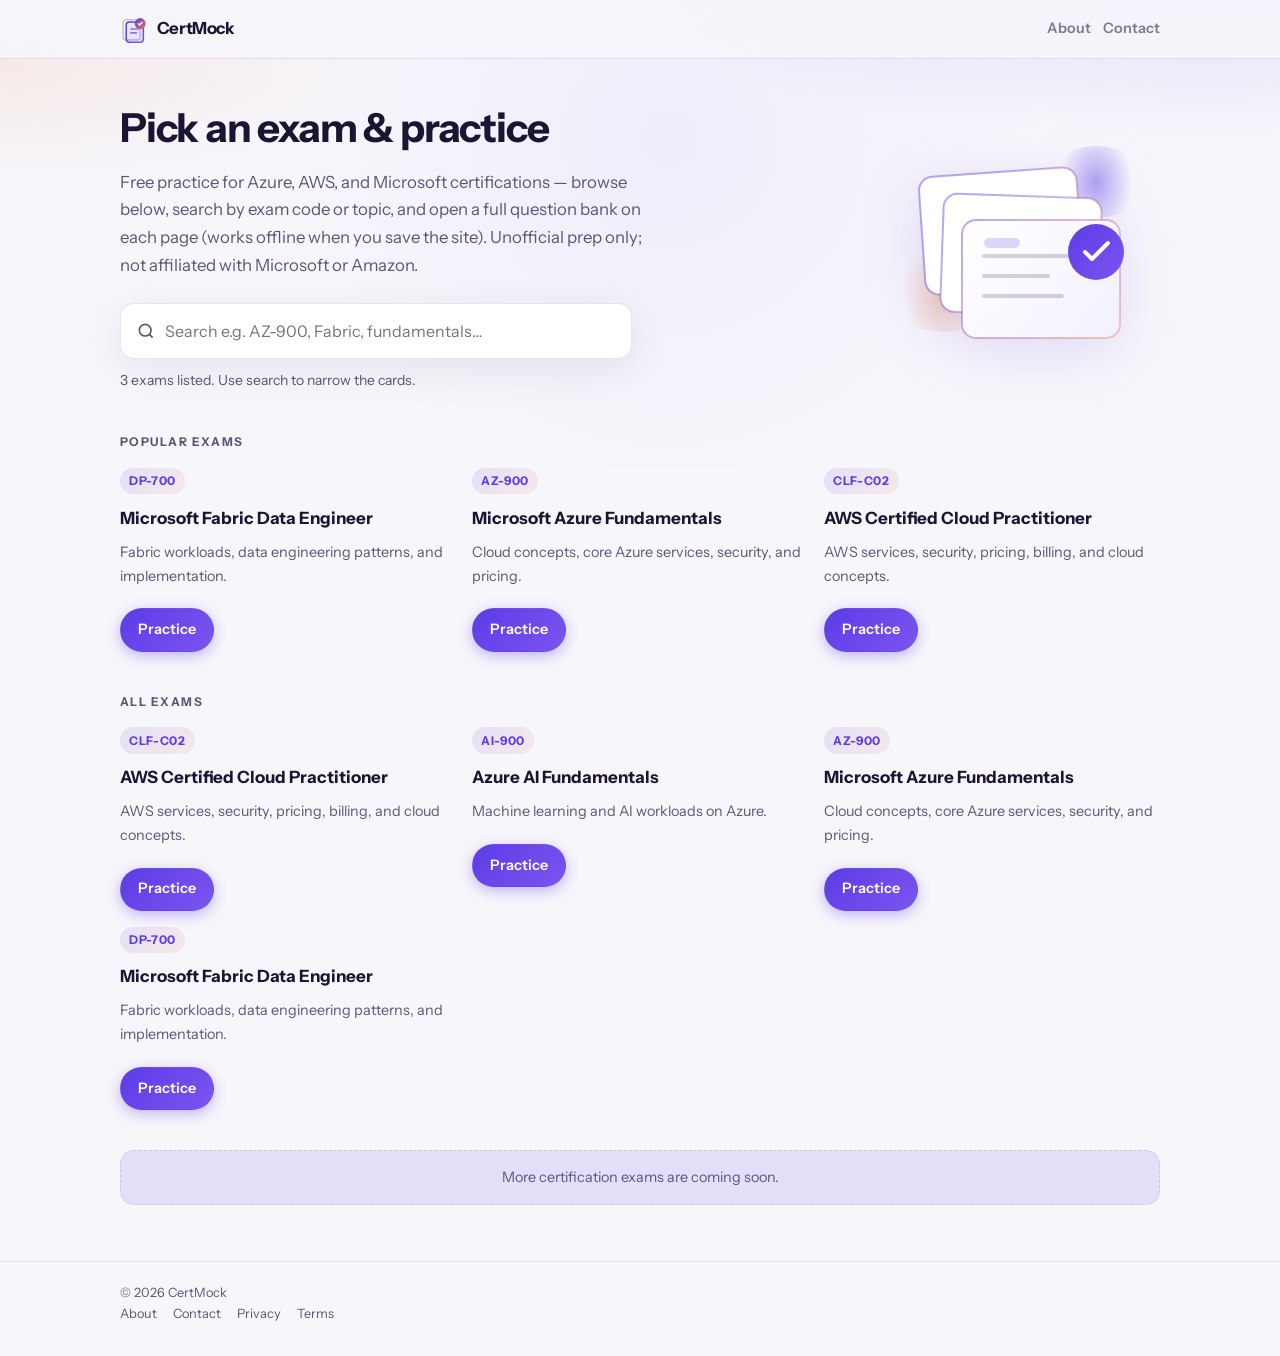
<file: index.html>
<!DOCTYPE html>
<html lang="en">
<head>
  <meta charset="UTF-8">
  <meta name="viewport" content="width=device-width, initial-scale=1.0">
  <meta name="robots" content="index, follow, max-image-preview:large">
  <meta name="theme-color" content="#5c3ce6">
  <meta name="google-adsense-account" content="ca-pub-2980512167588435">
  <meta name="description" content="CertMock: free certification practice tests for Microsoft Azure (AZ-900, AI-900, DP-700), AWS Cloud Practitioner (CLF-C02), and more. Search exams, reveal answers, and study with explanations.">
  <link rel="canonical" href="https://certmock.com/">
  <link rel="alternate" hreflang="en" href="https://certmock.com/">
  <link rel="alternate" hreflang="x-default" href="https://certmock.com/">
  <title>CertMock — Free certification practice tests (Azure, AWS, Microsoft)</title>
  <link rel="icon" href="favicon.svg" type="image/svg+xml">
  <link rel="manifest" href="site.webmanifest">
  <meta property="og:type" content="website">
  <meta property="og:site_name" content="CertMock">
  <meta property="og:url" content="https://certmock.com/">
  <meta property="og:title" content="CertMock — Free certification practice tests">
  <meta property="og:description" content="Practice Azure, AWS, and Microsoft exams with questions, answers, and explanations. AZ-900, AI-900, DP-700, CLF-C02, and more.">
  <meta property="og:locale" content="en_US">
  <meta name="twitter:card" content="summary_large_image">
  <meta name="twitter:title" content="CertMock — Free certification practice tests">
  <meta name="twitter:description" content="Practice Azure, AWS, and Microsoft exams with questions, answers, and explanations.">
  <link rel="preconnect" href="https://fonts.googleapis.com">
  <link rel="preconnect" href="https://fonts.gstatic.com" crossorigin>
  <link href="https://fonts.googleapis.com/css2?family=Instrument+Sans:ital,wght@0,400..700;1,400..700&display=swap" rel="stylesheet">
  <link rel="stylesheet" href="styles.css">
  <script async src="https://pagead2.googlesyndication.com/pagead/js/adsbygoogle.js?client=ca-pub-2980512167588435" crossorigin="anonymous"></script>
  <script type="application/ld+json">
  {"@context":"https://schema.org","@type":"Organization","name":"CertMock","url":"https://certmock.com/","description":"Free unofficial practice tests for cloud and Microsoft certification exams.","logo":"https://certmock.com/favicon.svg"}
  </script>
  <script type="application/ld+json">
  {"@context":"https://schema.org","@type":"WebSite","name":"CertMock","url":"https://certmock.com/","description":"Certification practice tests for Azure, AWS, and Microsoft exams with questions and explanations.","publisher":{"@type":"Organization","name":"CertMock"}}
  </script>
  <script type="application/ld+json">
  {"@context":"https://schema.org","@type":"ItemList","name":"Certification practice exams","itemListElement":[{"@type":"ListItem","position":1,"name":"AWS Certified Cloud Practitioner","url":"https://certmock.com/exam-clf-c02.html"},{"@type":"ListItem","position":2,"name":"Microsoft Azure AI Fundamentals","url":"https://certmock.com/exam-ai-900.html"},{"@type":"ListItem","position":3,"name":"Microsoft Azure Fundamentals","url":"https://certmock.com/exam-az-900.html"},{"@type":"ListItem","position":4,"name":"Microsoft Fabric Data Engineer","url":"https://certmock.com/exam-dp-700.html"}]}
  </script>
</head>
<body>
  <a class="skip-link" href="#main">Skip to content</a>

  <header class="site-header">
    <div class="shell header-inner header-inner-split">
      <a class="logo logo-with-mark" href="index.html">
        <span class="logo-mark" aria-hidden="true">
          <svg xmlns="http://www.w3.org/2000/svg" viewBox="0 0 36 36" fill="none" role="presentation">
            <rect x="4" y="6" width="22" height="26" rx="4" stroke="currentColor" stroke-width="2" opacity="0.22"/>
            <rect x="8" y="9" width="22" height="26" rx="4" stroke="url(#lm-g)" stroke-width="2" fill="rgba(92,60,230,0.08)"/>
            <path d="M14 18h10M14 23h7" stroke="url(#lm-g)" stroke-width="2" stroke-linecap="round" opacity="0.75"/>
            <circle cx="26" cy="11" r="7" fill="url(#lm-g2)"/>
            <path d="M23.5 11.2l1.6 1.6 3.4-3.4" stroke="#fff" stroke-width="1.8" stroke-linecap="round" stroke-linejoin="round"/>
            <defs>
              <linearGradient id="lm-g" x1="8" y1="9" x2="30" y2="35" gradientUnits="userSpaceOnUse">
                <stop stop-color="#5c3ce6"/>
                <stop offset="1" stop-color="#7c55f0"/>
              </linearGradient>
              <linearGradient id="lm-g2" x1="19" y1="4" x2="33" y2="18" gradientUnits="userSpaceOnUse">
                <stop stop-color="#5c3ce6"/>
                <stop offset="1" stop-color="#e0783a"/>
              </linearGradient>
            </defs>
          </svg>
        </span>
        CertMock
      </a>
      <nav class="header-nav" aria-label="Site pages">
        <a class="header-nav-link" href="about.html">About</a>
        <a class="header-nav-link" href="contact.html">Contact</a>
      </nav>
    </div>
  </header>

  <main id="main" class="main-home">
    <div class="shell">
      <section class="hero-compact">
        <div class="hero-compact-inner">
          <div class="hero-compact-copy">
            <h1>Pick an exam &amp; practice</h1>
            <p class="lead">Free practice for Azure, AWS, and Microsoft certifications — browse below, search by exam code or topic, and open a full question bank on each page (works offline when you save the site). Unofficial prep only; not affiliated with Microsoft or Amazon.</p>

            <div class="search-wrap">
              <label class="sr-only" for="exam-search">Search exams</label>
              <svg class="search-icon" width="20" height="20" viewBox="0 0 24 24" fill="none" stroke="currentColor" stroke-width="2" aria-hidden="true"><circle cx="11" cy="11" r="7"/><path d="m20 20-4-4"/></svg>
              <input type="search" id="exam-search" class="search-input" autocomplete="off" placeholder="Search e.g. AZ-900, Fabric, fundamentals…">
            </div>

            <p id="exam-count" class="meta-count" aria-live="polite"></p>
          </div>
          <div class="hero-illustration" aria-hidden="true">
            <svg xmlns="http://www.w3.org/2000/svg" viewBox="0 0 260 220" fill="none" role="presentation">
              <ellipse cx="196" cy="48" rx="52" ry="36" fill="url(#hi-a)" opacity="0.45"/>
              <ellipse cx="44" cy="158" rx="58" ry="40" fill="url(#hi-b)" opacity="0.35"/>
              <rect x="22" y="38" width="158" height="118" rx="14" fill="#fff" stroke="url(#hi-s)" stroke-width="2" transform="rotate(-4 101 97)"/>
              <rect x="42" y="62" width="158" height="118" rx="14" fill="#fff" stroke="url(#hi-s)" stroke-width="2" transform="rotate(2 121 121)"/>
              <rect x="62" y="86" width="158" height="118" rx="14" fill="url(#hi-card)" stroke="url(#hi-s)" stroke-width="2"/>
              <path d="M84 122h94M84 142h64M84 162h78" stroke="rgba(27,21,51,0.18)" stroke-width="4" stroke-linecap="round"/>
              <circle cx="196" cy="118" r="28" fill="url(#hi-check)"/>
              <path d="M185 118l7 7 16-16" stroke="#fff" stroke-width="4" stroke-linecap="round" stroke-linejoin="round"/>
              <rect x="84" y="104" width="36" height="10" rx="5" fill="rgba(92,60,230,0.2)"/>
              <defs>
                <linearGradient id="hi-s" x1="62" y1="86" x2="220" y2="204" gradientUnits="userSpaceOnUse">
                  <stop stop-color="#5c3ce6" stop-opacity="0.45"/>
                  <stop offset="1" stop-color="#e0783a" stop-opacity="0.35"/>
                </linearGradient>
                <linearGradient id="hi-card" x1="62" y1="86" x2="220" y2="204" gradientUnits="userSpaceOnUse">
                  <stop stop-color="#fff"/>
                  <stop offset="1" stop-color="#f3f0ff"/>
                </linearGradient>
                <linearGradient id="hi-check" x1="168" y1="90" x2="224" y2="146" gradientUnits="userSpaceOnUse">
                  <stop stop-color="#5c3ce6"/>
                  <stop offset="1" stop-color="#7c55f0"/>
                </linearGradient>
                <radialGradient id="hi-a" cx="0" cy="0" r="1" gradientUnits="userSpaceOnUse" gradientTransform="translate(196 48) rotate(90) scale(52 36)">
                  <stop stop-color="#5c3ce6"/>
                  <stop offset="1" stop-color="#5c3ce6" stop-opacity="0"/>
                </radialGradient>
                <radialGradient id="hi-b" cx="0" cy="0" r="1" gradientUnits="userSpaceOnUse" gradientTransform="translate(44 158) rotate(90) scale(58 40)">
                  <stop stop-color="#e0783a"/>
                  <stop offset="1" stop-color="#e0783a" stop-opacity="0"/>
                </radialGradient>
              </defs>
            </svg>
          </div>
        </div>
      </section>

      <section class="exam-section">
        <h2 class="section-label">Popular exams</h2>
        <div class="exam-grid" id="popular-grid">
          <article class="exam-card-searchable exam-card-popular"
            data-search="dp-700 fabric data engineer microsoft onelake data engineering implementation">
            <div class="exam-card-top"><span class="exam-chip">DP-700</span></div>
            <h3 class="exam-card-title">Microsoft Fabric Data Engineer</h3>
            <p class="exam-card-blurb">Fabric workloads, data engineering patterns, and implementation.</p>
            <div class="exam-card-actions">
              <a class="btn btn-primary" href="exam-dp-700.html">Practice</a>
            </div>
          </article>
          <article class="exam-card-searchable exam-card-popular"
            data-search="az-900 microsoft azure fundamentals cloud pricing security core services azure">
            <div class="exam-card-top"><span class="exam-chip">AZ-900</span></div>
            <h3 class="exam-card-title">Microsoft Azure Fundamentals</h3>
            <p class="exam-card-blurb">Cloud concepts, core Azure services, security, and pricing.</p>
            <div class="exam-card-actions">
              <a class="btn btn-primary" href="exam-az-900.html">Practice</a>
            </div>
          </article>
          <article class="exam-card-searchable exam-card-popular"
            data-search="clf-c02 aws certified cloud practitioner amazon aws foundational global infrastructure pricing support">
            <div class="exam-card-top"><span class="exam-chip">CLF-C02</span></div>
            <h3 class="exam-card-title">AWS Certified Cloud Practitioner</h3>
            <p class="exam-card-blurb">AWS services, security, pricing, billing, and cloud concepts.</p>
            <div class="exam-card-actions">
              <a class="btn btn-primary" href="exam-clf-c02.html">Practice</a>
            </div>
          </article>
        </div>
      </section>

      <section class="exam-section">
        <h2 class="section-label">All exams</h2>
        <div class="exam-grid" id="all-grid">
          <article class="exam-card-searchable exam-card-extra"
            data-search="clf-c02 aws certified cloud practitioner amazon aws foundational global infrastructure pricing support">
            <div class="exam-card-top"><span class="exam-chip">CLF-C02</span></div>
            <h3 class="exam-card-title">AWS Certified Cloud Practitioner</h3>
            <p class="exam-card-blurb">AWS services, security, pricing, billing, and cloud concepts.</p>
            <div class="exam-card-actions">
              <a class="btn btn-primary" href="exam-clf-c02.html">Practice</a>
            </div>
          </article>
          <article class="exam-card-searchable exam-card-extra"
            data-search="ai-900 azure ai fundamentals machine learning ml azure microsoft">
            <div class="exam-card-top"><span class="exam-chip">AI-900</span></div>
            <h3 class="exam-card-title">Azure AI Fundamentals</h3>
            <p class="exam-card-blurb">Machine learning and AI workloads on Azure.</p>
            <div class="exam-card-actions">
              <a class="btn btn-primary" href="exam-ai-900.html">Practice</a>
            </div>
          </article>
          <article class="exam-card-searchable exam-card-extra"
            data-search="az-900 microsoft azure fundamentals cloud pricing security core services azure">
            <div class="exam-card-top"><span class="exam-chip">AZ-900</span></div>
            <h3 class="exam-card-title">Microsoft Azure Fundamentals</h3>
            <p class="exam-card-blurb">Cloud concepts, core Azure services, security, and pricing.</p>
            <div class="exam-card-actions">
              <a class="btn btn-primary" href="exam-az-900.html">Practice</a>
            </div>
          </article>
          <article class="exam-card-searchable exam-card-extra"
            data-search="dp-700 fabric data engineer microsoft onelake data engineering implementation">
            <div class="exam-card-top"><span class="exam-chip">DP-700</span></div>
            <h3 class="exam-card-title">Microsoft Fabric Data Engineer</h3>
            <p class="exam-card-blurb">Fabric workloads, data engineering patterns, and implementation.</p>
            <div class="exam-card-actions">
              <a class="btn btn-primary" href="exam-dp-700.html">Practice</a>
            </div>
          </article>
        </div>
      </section>

      <p class="coming-soon-note" role="status">More certification exams are coming soon.</p>
    </div>
  </main>

  <footer class="site-footer site-footer-simple">
    <div class="shell footer-meta footer-meta-row">
      <p>&copy; <span id="year"></span> CertMock</p>
      <nav class="footer-legal" aria-label="Site">
        <a href="about.html">About</a>
        <a href="contact.html">Contact</a>
        <a href="privacy.html">Privacy</a>
        <a href="terms.html">Terms</a>
      </nav>
    </div>
  </footer>

  <script>
(function () {
  document.getElementById("year").textContent = String(new Date().getFullYear());

  var input = document.getElementById("exam-search");
  var countEl = document.getElementById("exam-count");
  var popular = document.querySelectorAll("#popular-grid .exam-card-searchable");
  var extra = document.querySelectorAll("#all-grid .exam-card-searchable");

  function matchesHaystack(hay, q) {
    if (!q) return true;
    var ws = q.toLowerCase().trim().split(/\s+/).filter(Boolean);
    var h = hay.toLowerCase();
    return ws.every(function (w) { return h.indexOf(w) !== -1; });
  }

  function runFilter() {
    var q = (input && input.value) || "";
    var nPop = 0;
    var nAll = 0;
    popular.forEach(function (el) {
      var ok = matchesHaystack(el.getAttribute("data-search") || "", q);
      el.style.display = ok ? "" : "none";
      if (ok) nPop++;
    });
    extra.forEach(function (el) {
      var ok = matchesHaystack(el.getAttribute("data-search") || "", q);
      el.style.display = ok ? "" : "none";
      if (ok) nAll++;
    });
    if (!countEl) return;
    if (!q) {
      countEl.textContent = "3 exams listed. Use search to narrow the cards.";
      return;
    }
    countEl.textContent =
      (nPop + nAll === 0
        ? "No exams match."
        : nPop + " in Popular and " + nAll + ' in All exams match “' + q + '”. ') +
      "Practice opens questions on a dedicated page.";
  }

  if (input) input.addEventListener("input", runFilter);
  runFilter();
})();
  </script>
</body>
</html>
</file>
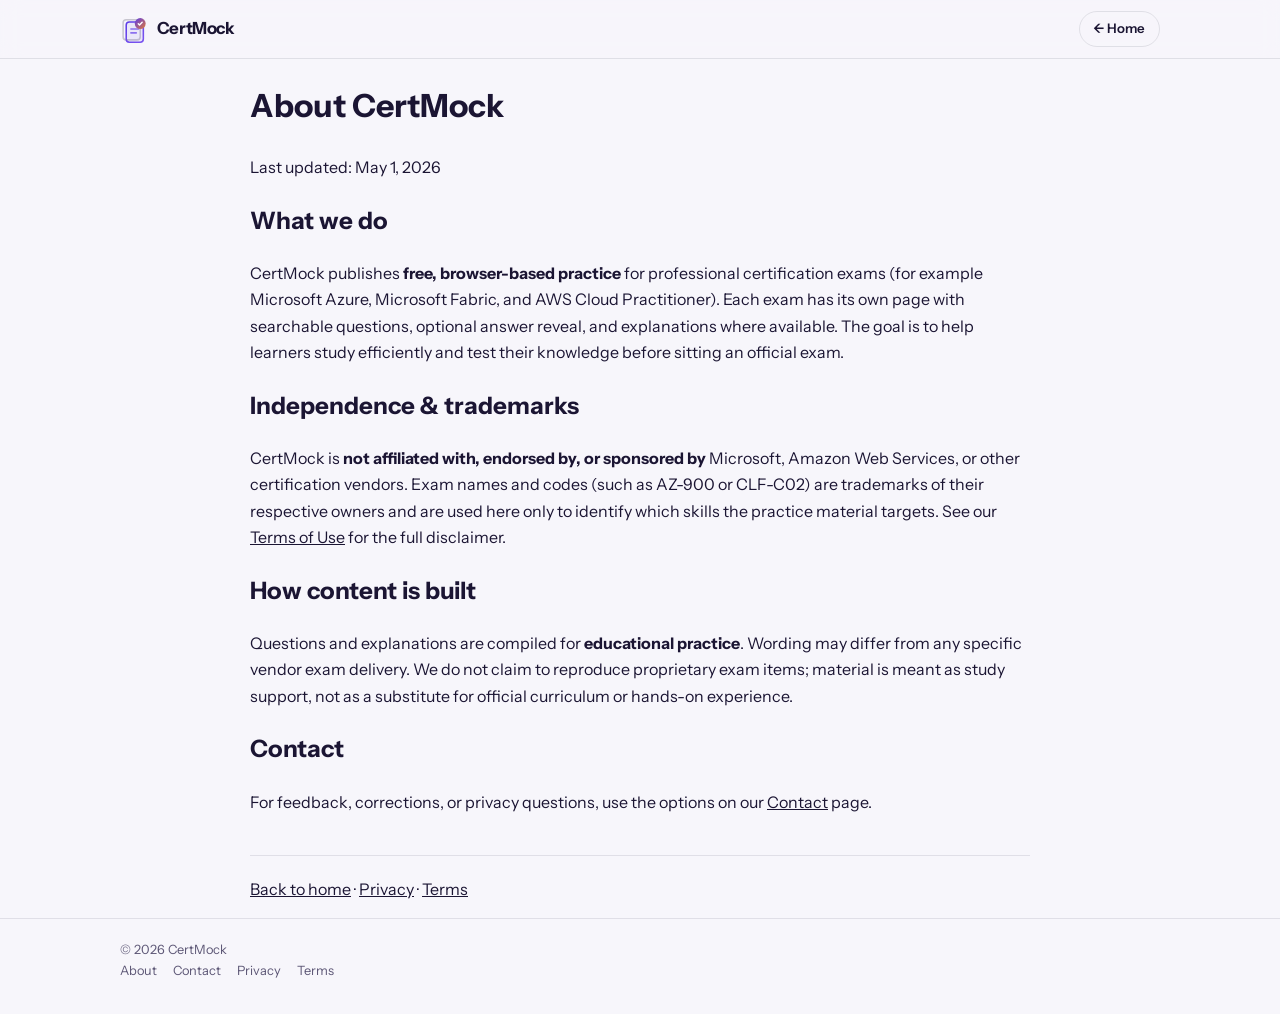
<file: about.html>
<!DOCTYPE html>
<html lang="en">
<head>
  <meta charset="UTF-8">
  <meta name="viewport" content="width=device-width, initial-scale=1.0">
  <meta name="robots" content="index, follow">
  <meta name="theme-color" content="#5c3ce6">
  <meta name="google-adsense-account" content="ca-pub-2980512167588435">
  <meta name="description" content="About CertMock: free unofficial certification practice for Azure, AWS, and Microsoft exams — purpose, scope, and independence from exam vendors.">
  <link rel="canonical" href="https://certmock.com/about.html">
  <title>About · CertMock</title>
  <link rel="icon" href="favicon.svg" type="image/svg+xml">
  <link rel="manifest" href="site.webmanifest">
  <meta property="og:type" content="website">
  <meta property="og:site_name" content="CertMock">
  <meta property="og:url" content="https://certmock.com/about.html">
  <meta property="og:title" content="About · CertMock">
  <meta property="og:description" content="What CertMock is: free practice tests for cloud and Microsoft certifications, with clear disclaimers.">
  <meta name="twitter:card" content="summary">
  <meta name="twitter:title" content="About · CertMock">
  <link rel="preconnect" href="https://fonts.googleapis.com">
  <link rel="preconnect" href="https://fonts.gstatic.com" crossorigin>
  <link href="https://fonts.googleapis.com/css2?family=Instrument+Sans:ital,wght@0,400..700;1,400..700&display=swap" rel="stylesheet">
  <link rel="stylesheet" href="styles.css">
  <script async src="https://pagead2.googlesyndication.com/pagead/js/adsbygoogle.js?client=ca-pub-2980512167588435" crossorigin="anonymous"></script>
</head>
<body>
  <a class="skip-link" href="#main">Skip to content</a>

  <header class="site-header">
    <div class="shell header-inner header-inner-split">
      <a class="logo logo-with-mark" href="index.html">
        <span class="logo-mark" aria-hidden="true">
          <svg xmlns="http://www.w3.org/2000/svg" viewBox="0 0 36 36" fill="none" role="presentation">
            <rect x="4" y="6" width="22" height="26" rx="4" stroke="currentColor" stroke-width="2" opacity="0.22"/>
            <rect x="8" y="9" width="22" height="26" rx="4" stroke="url(#ab-lm)" stroke-width="2" fill="rgba(92,60,230,0.08)"/>
            <path d="M14 18h10M14 23h7" stroke="url(#ab-lm)" stroke-width="2" stroke-linecap="round" opacity="0.75"/>
            <circle cx="26" cy="11" r="7" fill="url(#ab-lm2)"/>
            <path d="M23.5 11.2l1.6 1.6 3.4-3.4" stroke="#fff" stroke-width="1.8" stroke-linecap="round" stroke-linejoin="round"/>
            <defs>
              <linearGradient id="ab-lm" x1="8" y1="9" x2="30" y2="35" gradientUnits="userSpaceOnUse">
                <stop stop-color="#5c3ce6"/><stop offset="1" stop-color="#7c55f0"/>
              </linearGradient>
              <linearGradient id="ab-lm2" x1="19" y1="4" x2="33" y2="18" gradientUnits="userSpaceOnUse">
                <stop stop-color="#5c3ce6"/><stop offset="1" stop-color="#e0783a"/>
              </linearGradient>
            </defs>
          </svg>
        </span>
        CertMock
      </a>
      <nav class="header-nav" aria-label="Site pages">
        <a class="btn btn-outline btn-sm" href="index.html">&larr; Home</a>
      </nav>
    </div>
  </header>

  <main id="main" class="main-legal">
    <div class="shell shell-narrow legal-prose">
      <h1>About CertMock</h1>
      <p class="legal-meta">Last updated: May 1, 2026</p>

      <h2>What we do</h2>
      <p>
        CertMock publishes <strong>free, browser-based practice</strong> for professional certification exams (for example Microsoft Azure, Microsoft Fabric, and AWS Cloud Practitioner). Each exam has its own page with searchable questions, optional answer reveal, and explanations where available. The goal is to help learners study efficiently and test their knowledge before sitting an official exam.
      </p>

      <h2>Independence &amp; trademarks</h2>
      <p>
        CertMock is <strong>not affiliated with, endorsed by, or sponsored by</strong> Microsoft, Amazon Web Services, or other certification vendors. Exam names and codes (such as AZ-900 or CLF-C02) are trademarks of their respective owners and are used here only to identify which skills the practice material targets. See our <a href="terms.html">Terms of Use</a> for the full disclaimer.
      </p>

      <h2>How content is built</h2>
      <p>
        Questions and explanations are compiled for <strong>educational practice</strong>. Wording may differ from any specific vendor exam delivery. We do not claim to reproduce proprietary exam items; material is meant as study support, not as a substitute for official curriculum or hands-on experience.
      </p>

      <h2>Contact</h2>
      <p>
        For feedback, corrections, or privacy questions, use the options on our <a href="contact.html">Contact</a> page.
      </p>

      <p class="legal-back"><a href="index.html">Back to home</a> · <a href="privacy.html">Privacy</a> · <a href="terms.html">Terms</a></p>
    </div>
  </main>

  <footer class="site-footer site-footer-simple">
    <div class="shell footer-meta footer-meta-row">
      <p>&copy; <span id="year"></span> CertMock</p>
      <nav class="footer-legal" aria-label="Site">
        <a href="about.html">About</a>
        <a href="contact.html">Contact</a>
        <a href="privacy.html">Privacy</a>
        <a href="terms.html">Terms</a>
      </nav>
    </div>
  </footer>

  <script>
    document.getElementById("year").textContent = String(new Date().getFullYear());
  </script>
</body>
</html>
</file>
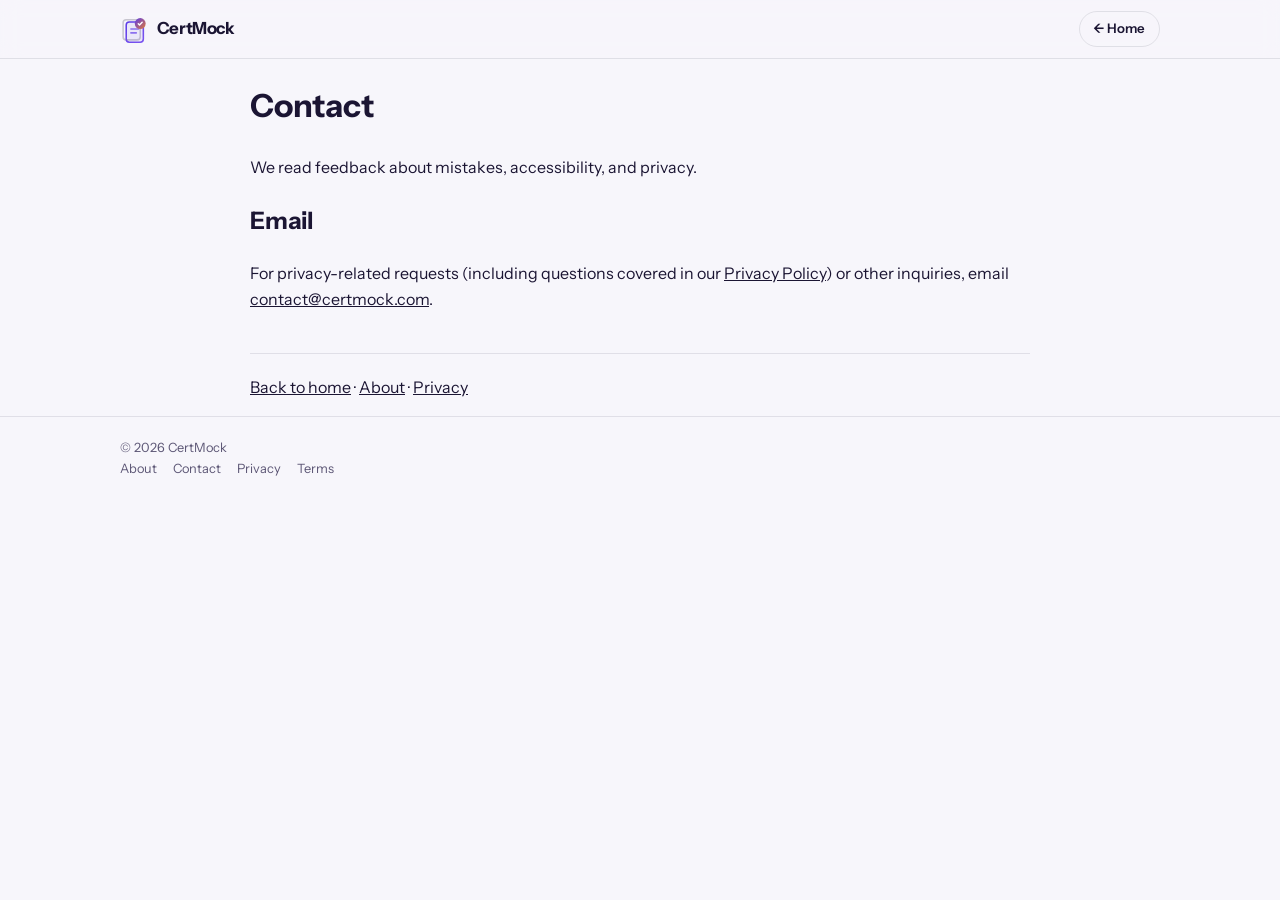
<file: contact.html>
<!DOCTYPE html>
<html lang="en">
<head>
  <meta charset="UTF-8">
  <meta name="viewport" content="width=device-width, initial-scale=1.0">
  <meta name="robots" content="index, follow">
  <meta name="theme-color" content="#5c3ce6">
  <meta name="google-adsense-account" content="ca-pub-2980512167588435">
  <meta name="description" content="Contact CertMock: feedback, corrections, privacy requests, and general inquiries about our free certification practice site.">
  <link rel="canonical" href="https://certmock.com/contact.html">
  <title>Contact · CertMock</title>
  <link rel="icon" href="favicon.svg" type="image/svg+xml">
  <link rel="manifest" href="site.webmanifest">
  <meta property="og:type" content="website">
  <meta property="og:site_name" content="CertMock">
  <meta property="og:url" content="https://certmock.com/contact.html">
  <meta property="og:title" content="Contact · CertMock">
  <meta property="og:description" content="How to reach CertMock for feedback, privacy, or site issues.">
  <meta name="twitter:card" content="summary">
  <meta name="twitter:title" content="Contact · CertMock">
  <link rel="preconnect" href="https://fonts.googleapis.com">
  <link rel="preconnect" href="https://fonts.gstatic.com" crossorigin>
  <link href="https://fonts.googleapis.com/css2?family=Instrument+Sans:ital,wght@0,400..700;1,400..700&display=swap" rel="stylesheet">
  <link rel="stylesheet" href="styles.css">
  <script async src="https://pagead2.googlesyndication.com/pagead/js/adsbygoogle.js?client=ca-pub-2980512167588435" crossorigin="anonymous"></script>
</head>
<body>
  <a class="skip-link" href="#main">Skip to content</a>

  <header class="site-header">
    <div class="shell header-inner header-inner-split">
      <a class="logo logo-with-mark" href="index.html">
        <span class="logo-mark" aria-hidden="true">
          <svg xmlns="http://www.w3.org/2000/svg" viewBox="0 0 36 36" fill="none" role="presentation">
            <rect x="4" y="6" width="22" height="26" rx="4" stroke="currentColor" stroke-width="2" opacity="0.22"/>
            <rect x="8" y="9" width="22" height="26" rx="4" stroke="url(#ct-lm)" stroke-width="2" fill="rgba(92,60,230,0.08)"/>
            <path d="M14 18h10M14 23h7" stroke="url(#ct-lm)" stroke-width="2" stroke-linecap="round" opacity="0.75"/>
            <circle cx="26" cy="11" r="7" fill="url(#ct-lm2)"/>
            <path d="M23.5 11.2l1.6 1.6 3.4-3.4" stroke="#fff" stroke-width="1.8" stroke-linecap="round" stroke-linejoin="round"/>
            <defs>
              <linearGradient id="ct-lm" x1="8" y1="9" x2="30" y2="35" gradientUnits="userSpaceOnUse">
                <stop stop-color="#5c3ce6"/><stop offset="1" stop-color="#7c55f0"/>
              </linearGradient>
              <linearGradient id="ct-lm2" x1="19" y1="4" x2="33" y2="18" gradientUnits="userSpaceOnUse">
                <stop stop-color="#5c3ce6"/><stop offset="1" stop-color="#e0783a"/>
              </linearGradient>
            </defs>
          </svg>
        </span>
        CertMock
      </a>
      <nav class="header-nav" aria-label="Site pages">
        <a class="btn btn-outline btn-sm" href="index.html">&larr; Home</a>
      </nav>
    </div>
  </header>

  <main id="main" class="main-legal">
    <div class="shell shell-narrow legal-prose">
      <h1>Contact</h1>
      <p class="legal-meta">We read feedback about mistakes, accessibility, and privacy.</p>

      <h2>Email</h2>
      <p>
        For privacy-related requests (including questions covered in our <a href="privacy.html">Privacy Policy</a>) or other inquiries, email
        <a href="mailto:contact@certmock.com">contact@certmock.com</a>.
      </p>

      <p class="legal-back"><a href="index.html">Back to home</a> · <a href="about.html">About</a> · <a href="privacy.html">Privacy</a></p>
    </div>
  </main>

  <footer class="site-footer site-footer-simple">
    <div class="shell footer-meta footer-meta-row">
      <p>&copy; <span id="year"></span> CertMock</p>
      <nav class="footer-legal" aria-label="Site">
        <a href="about.html">About</a>
        <a href="contact.html">Contact</a>
        <a href="privacy.html">Privacy</a>
        <a href="terms.html">Terms</a>
      </nav>
    </div>
  </footer>

  <script>
    document.getElementById("year").textContent = String(new Date().getFullYear());
  </script>
</body>
</html>
</file>
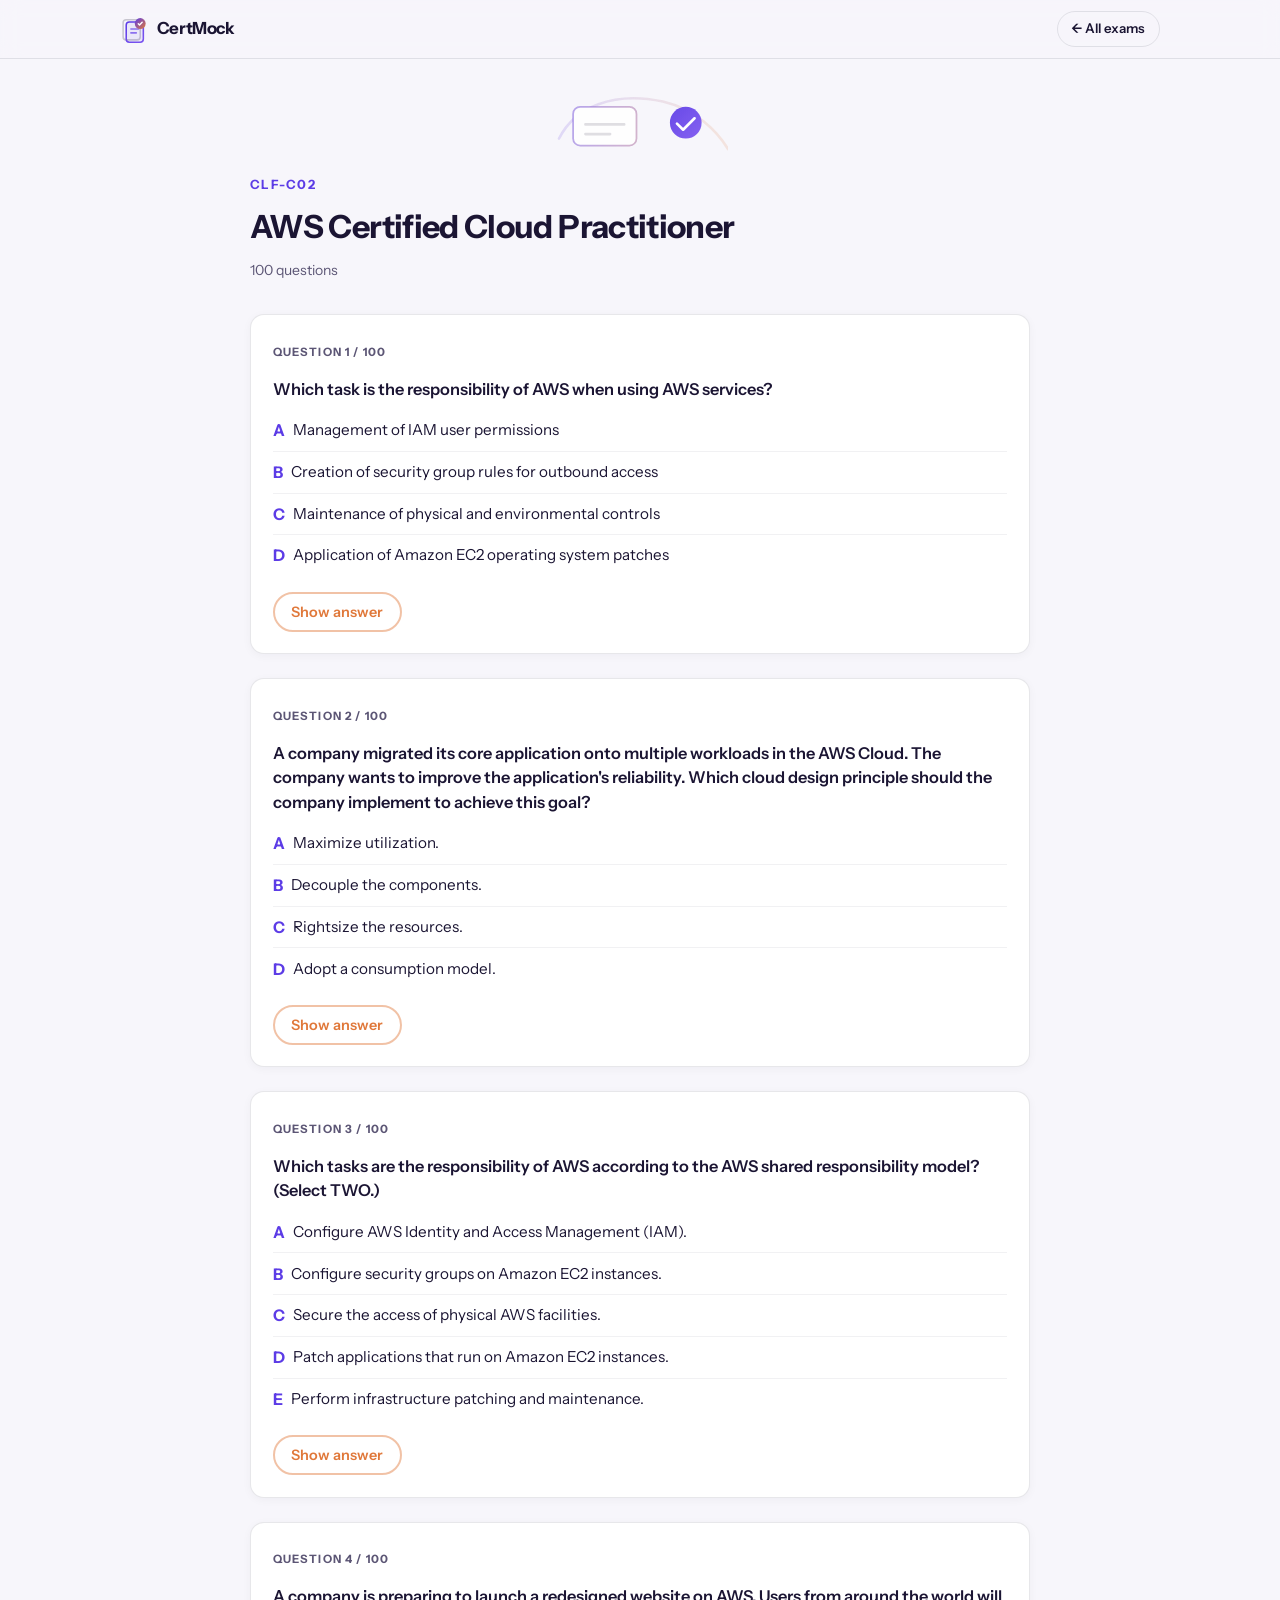
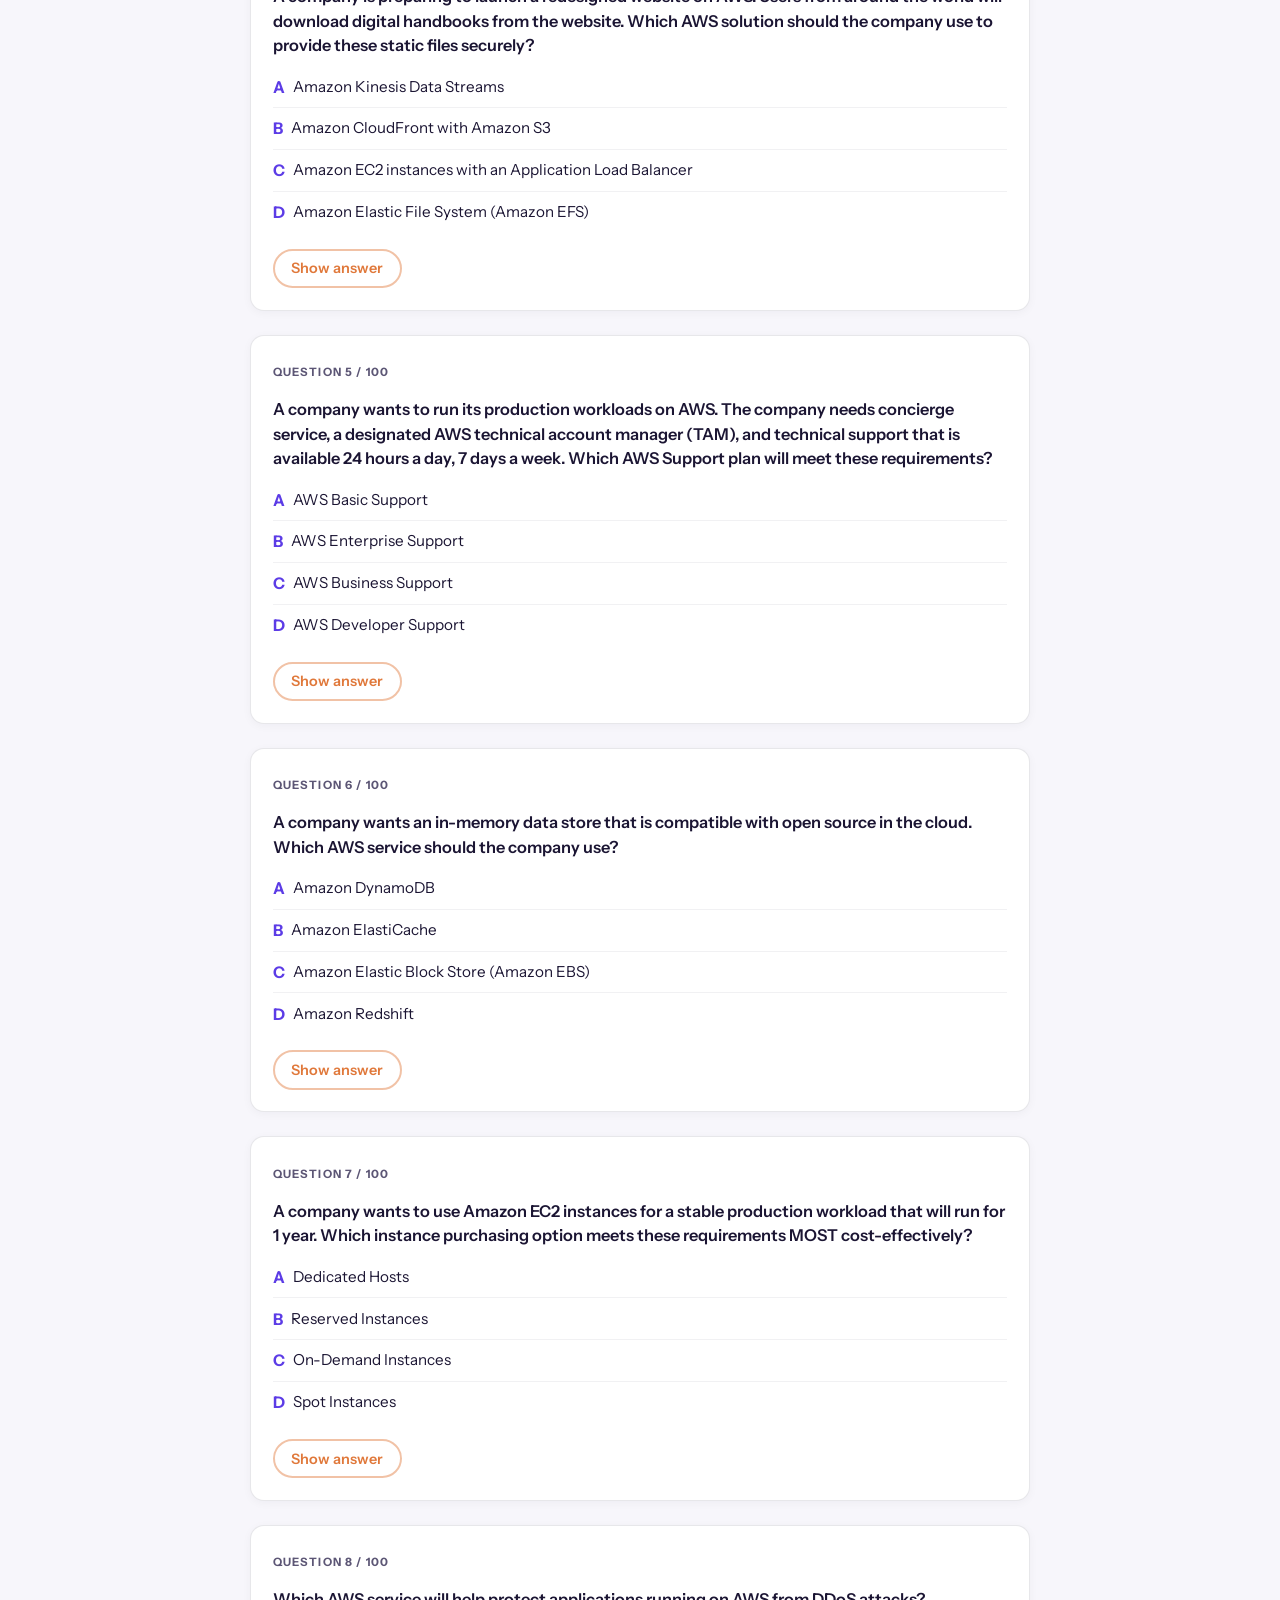
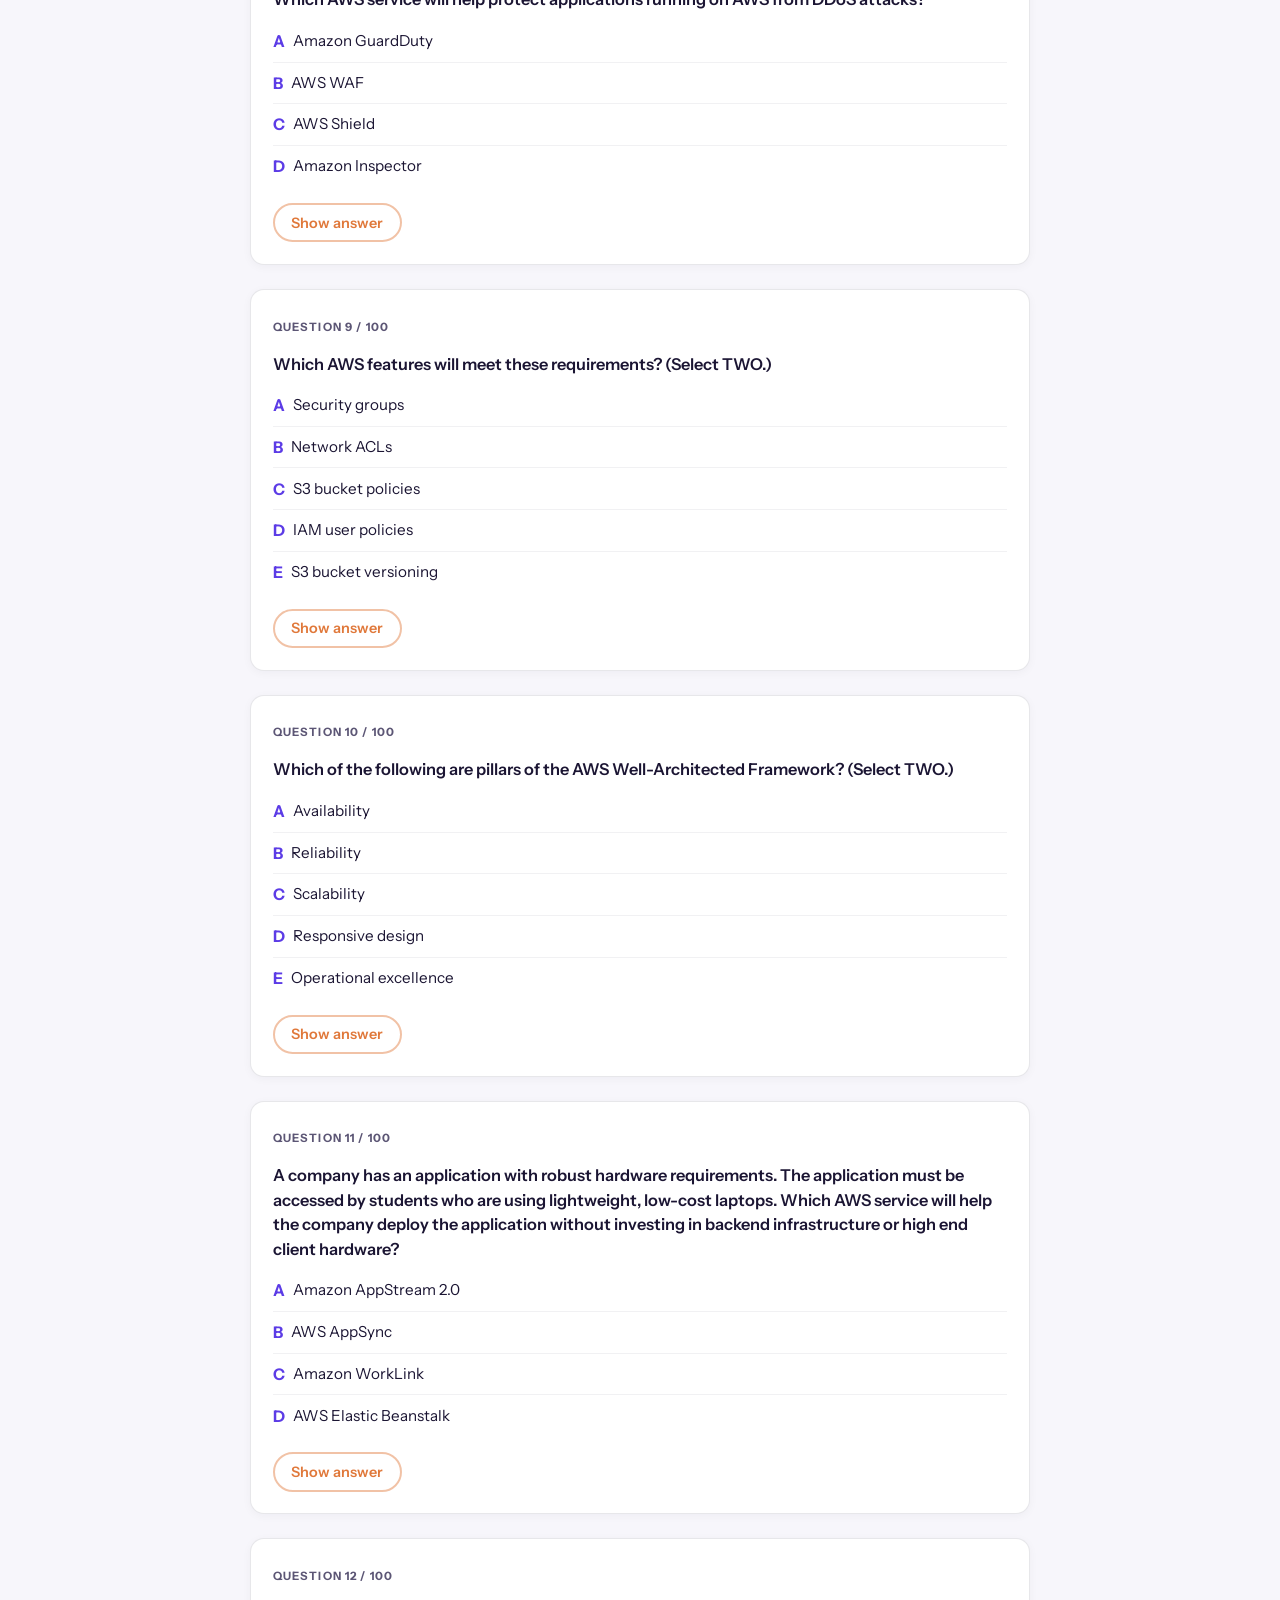
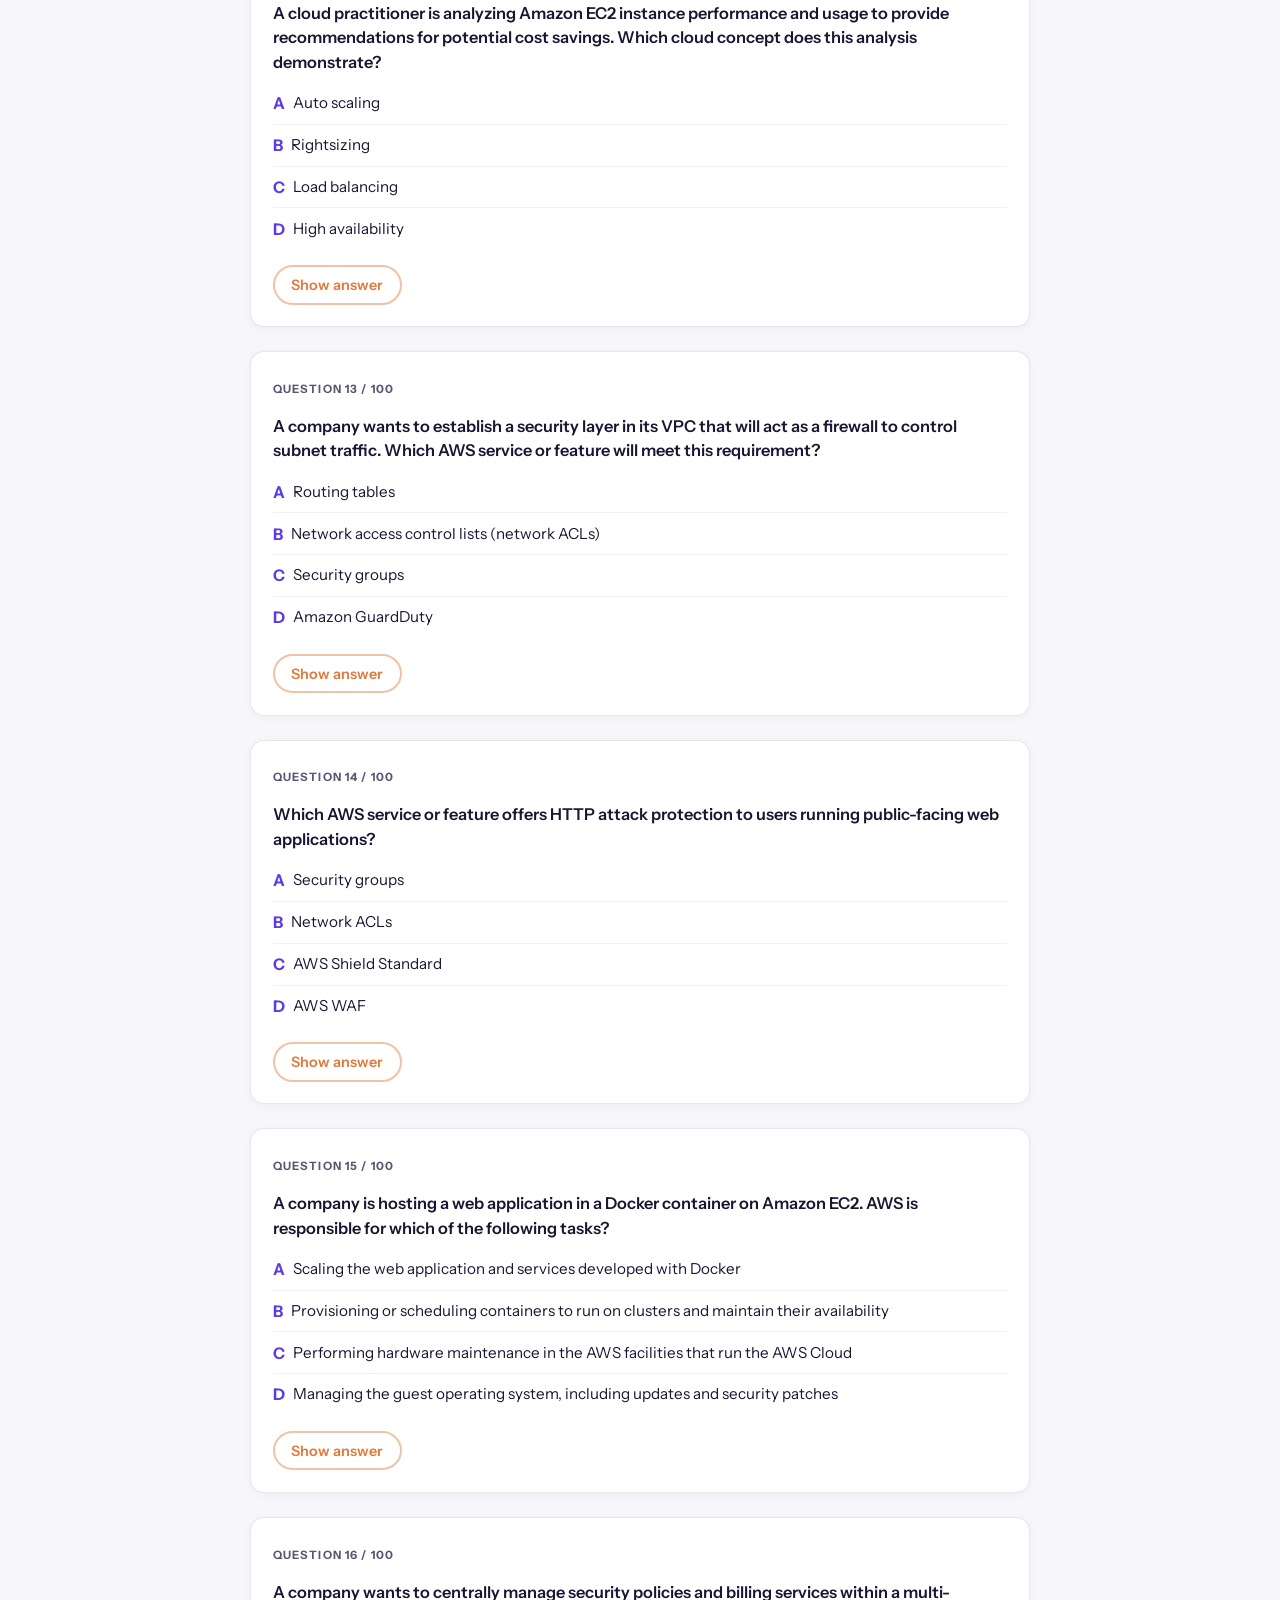
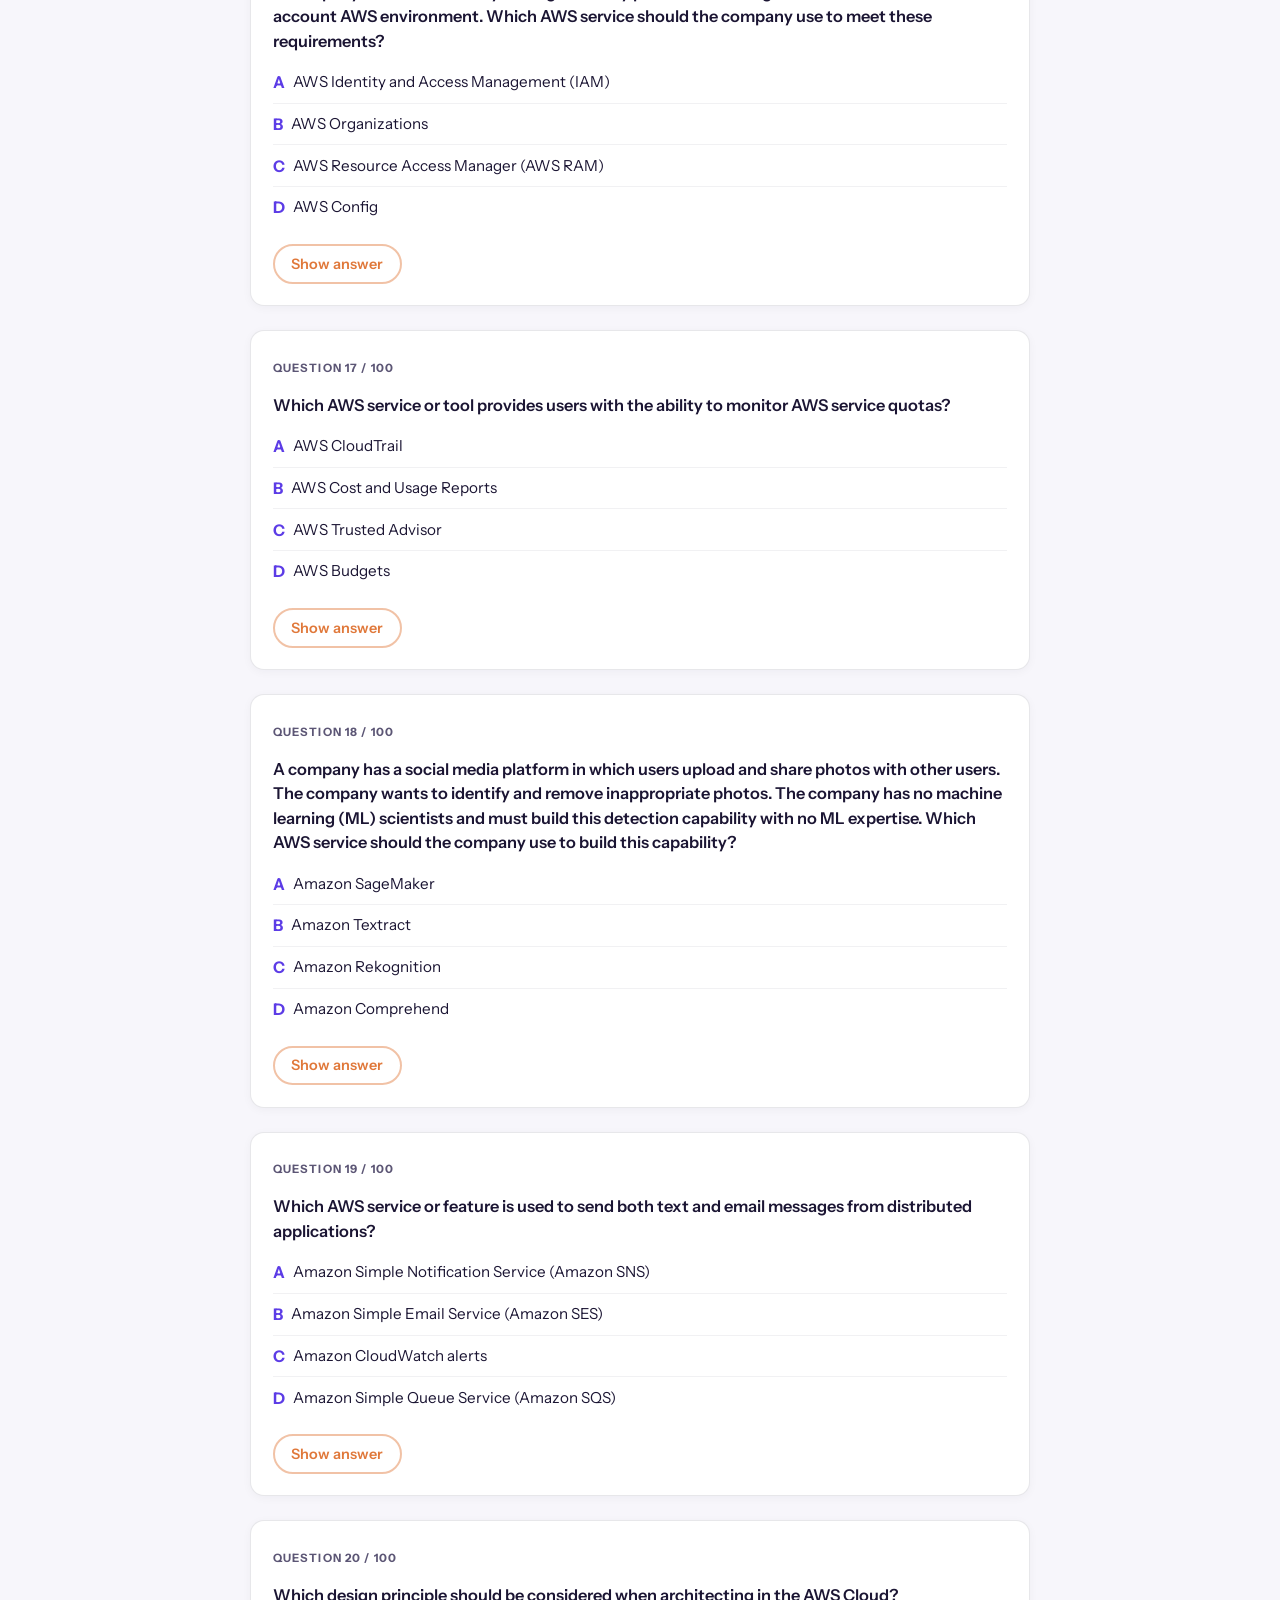
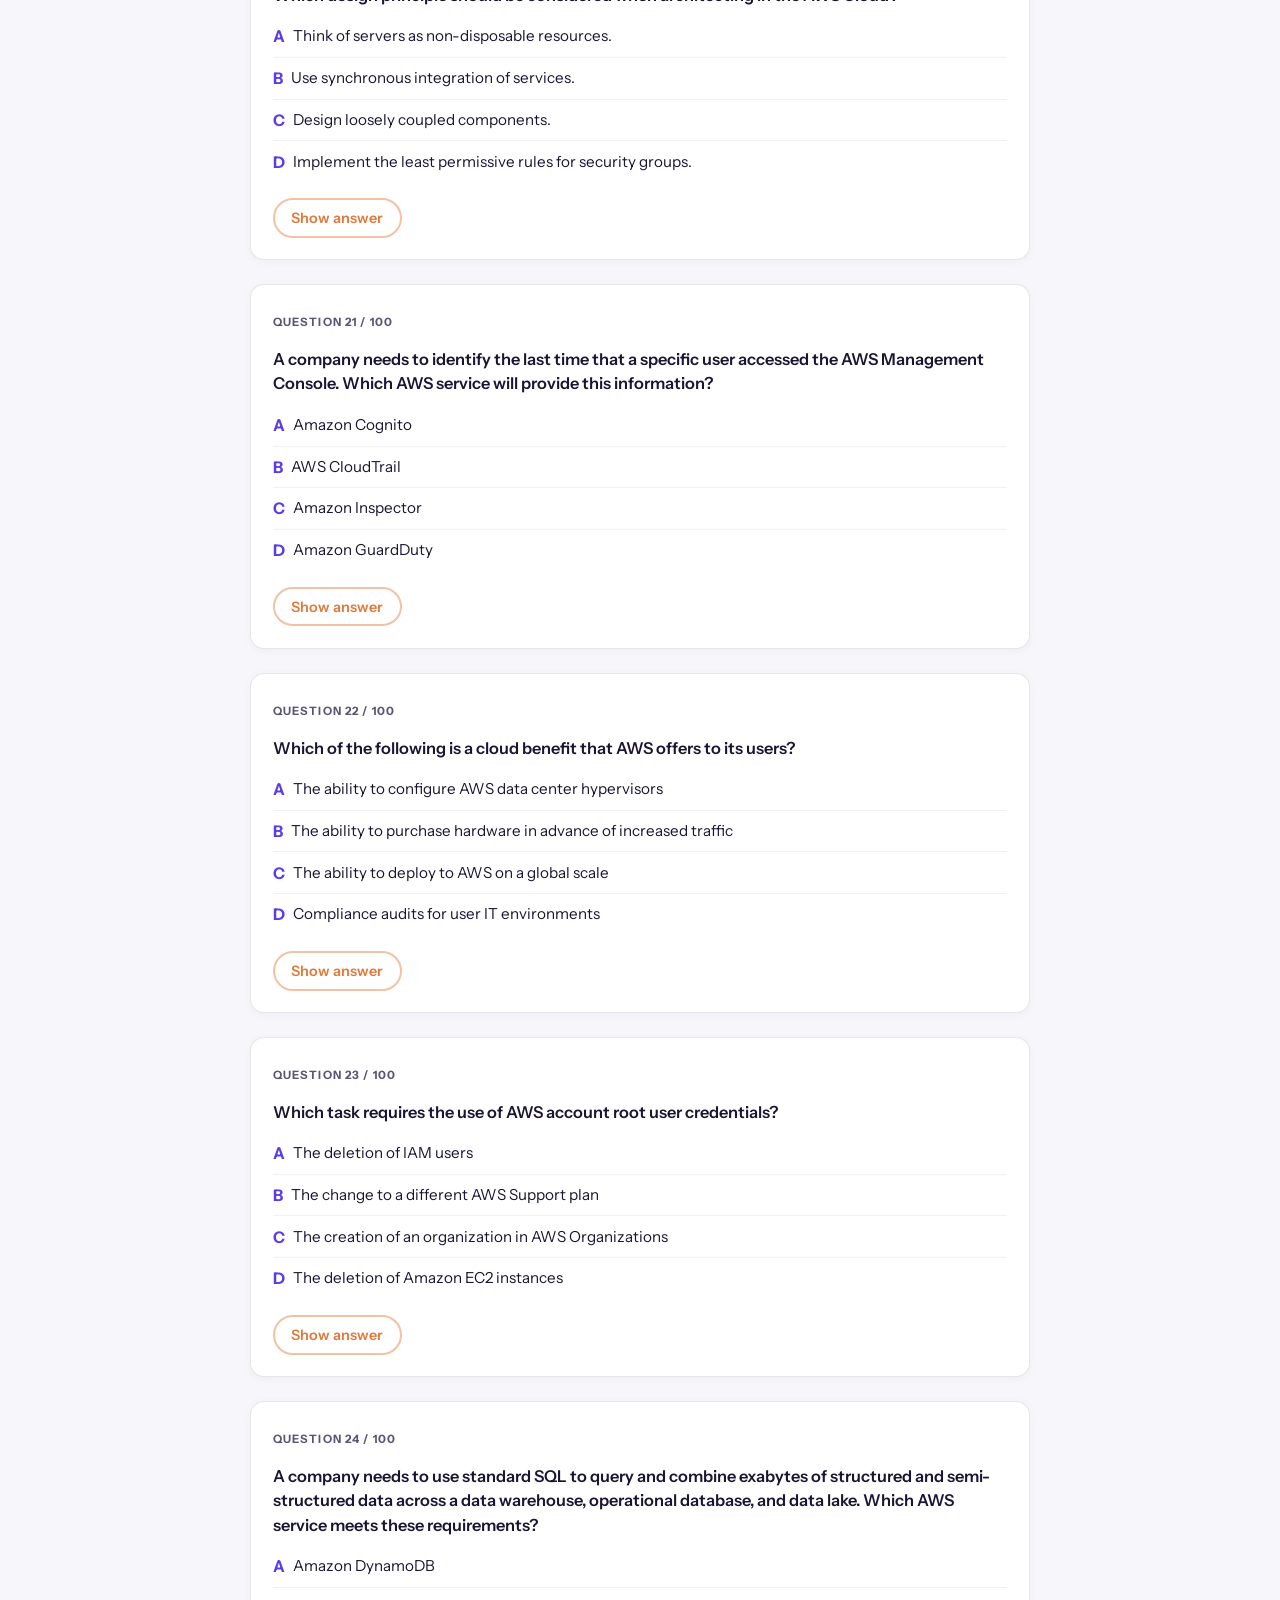
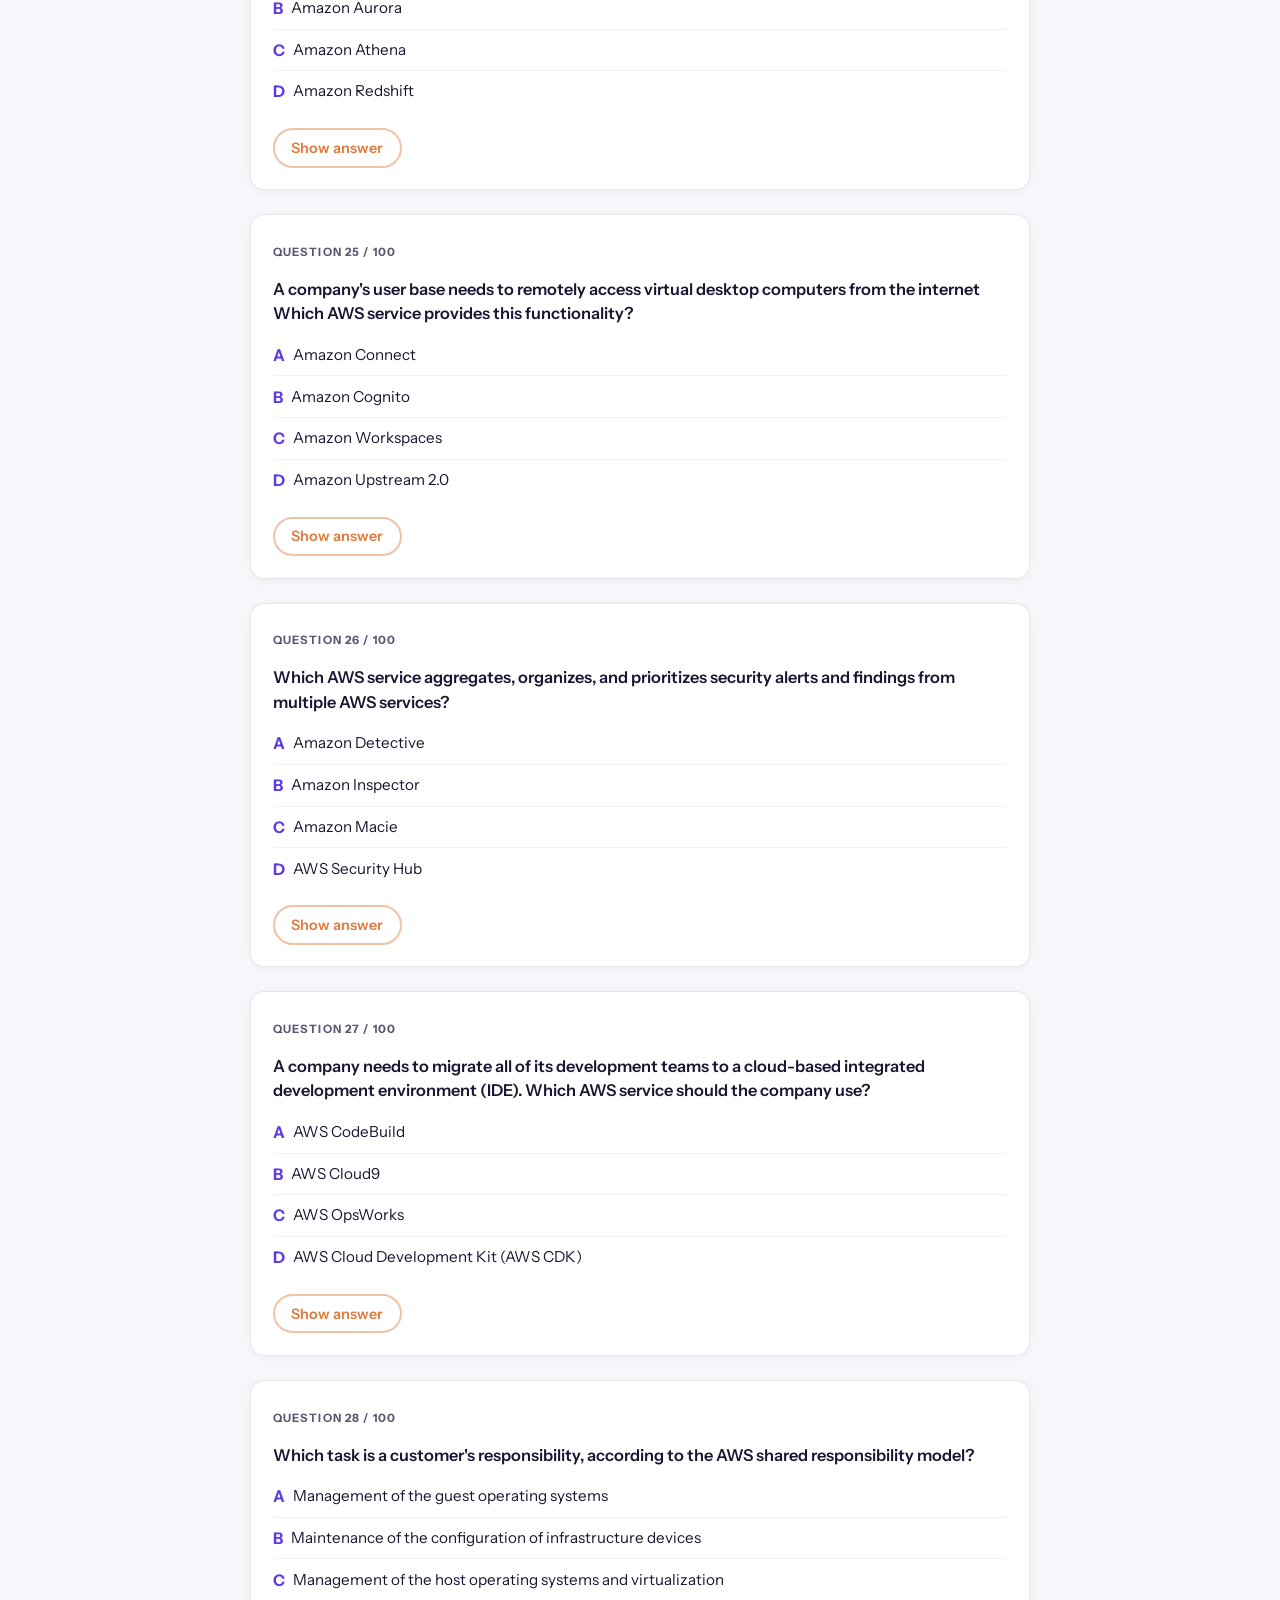
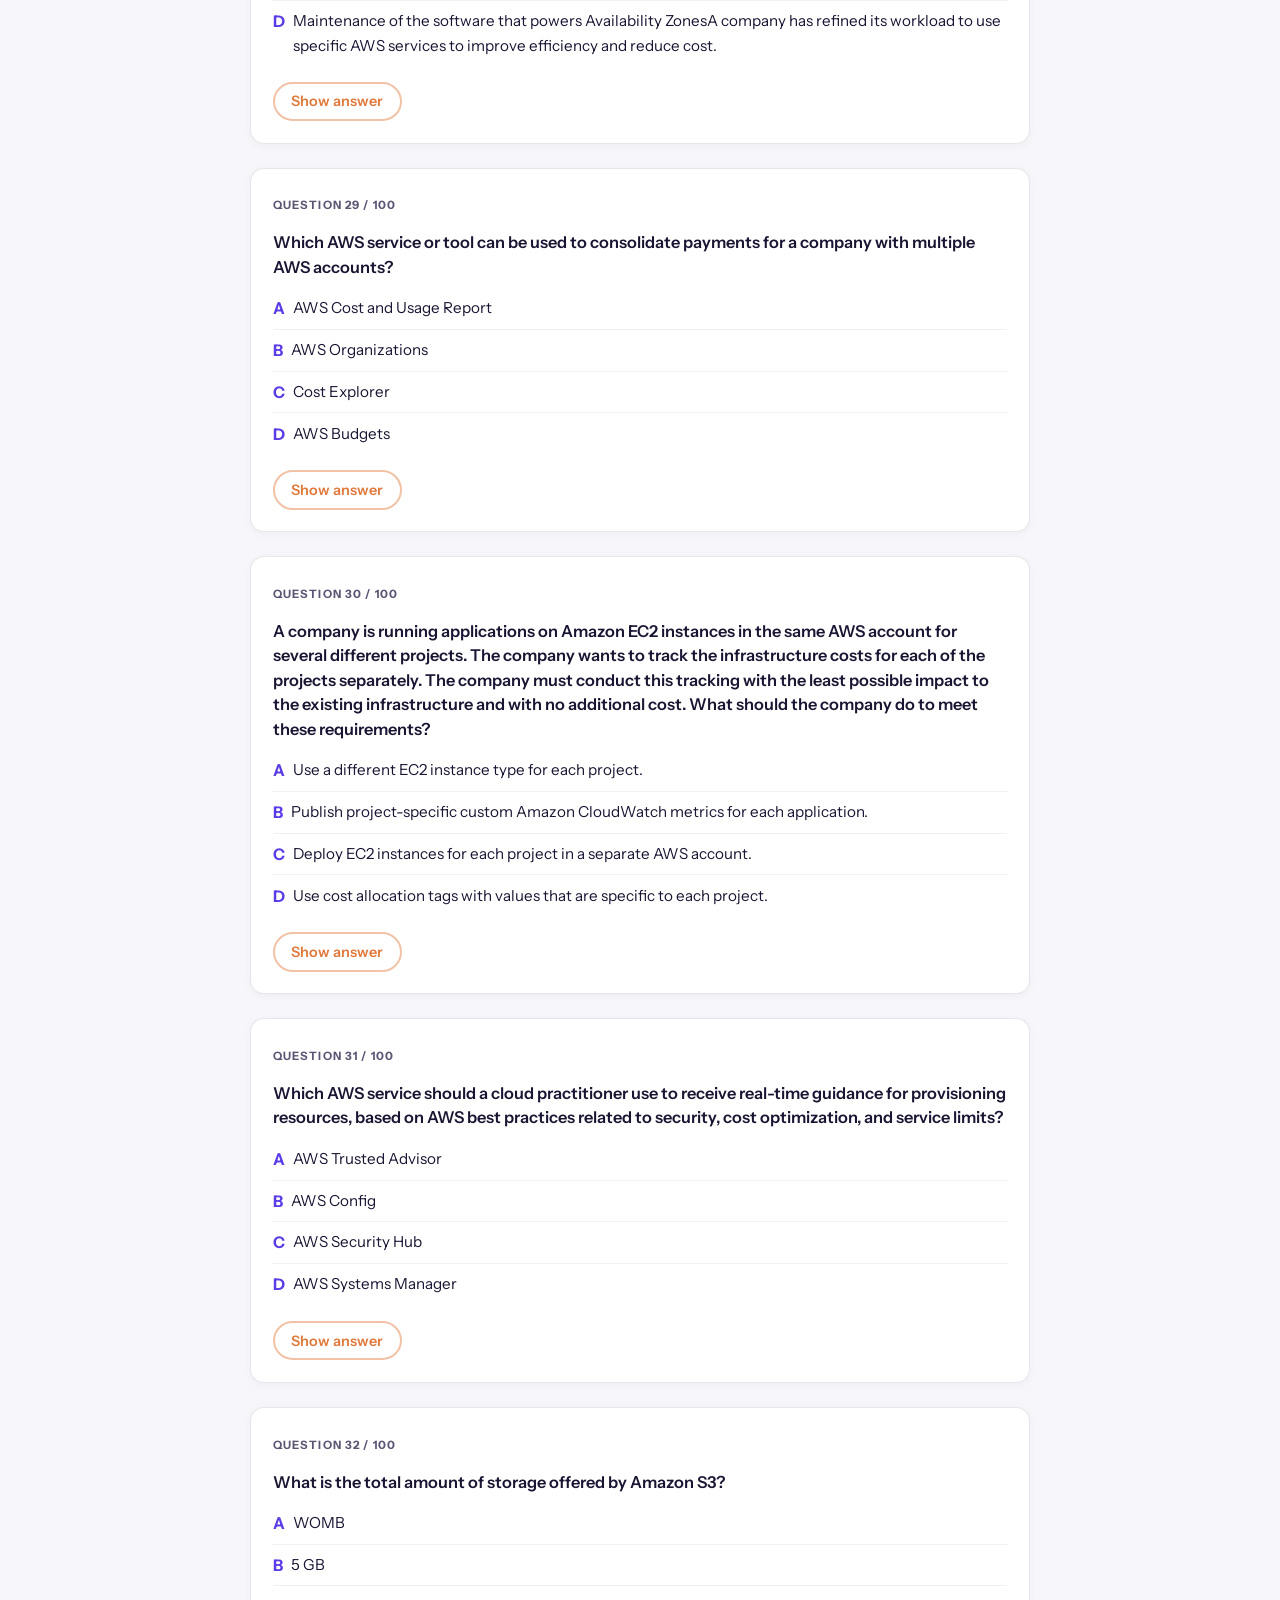
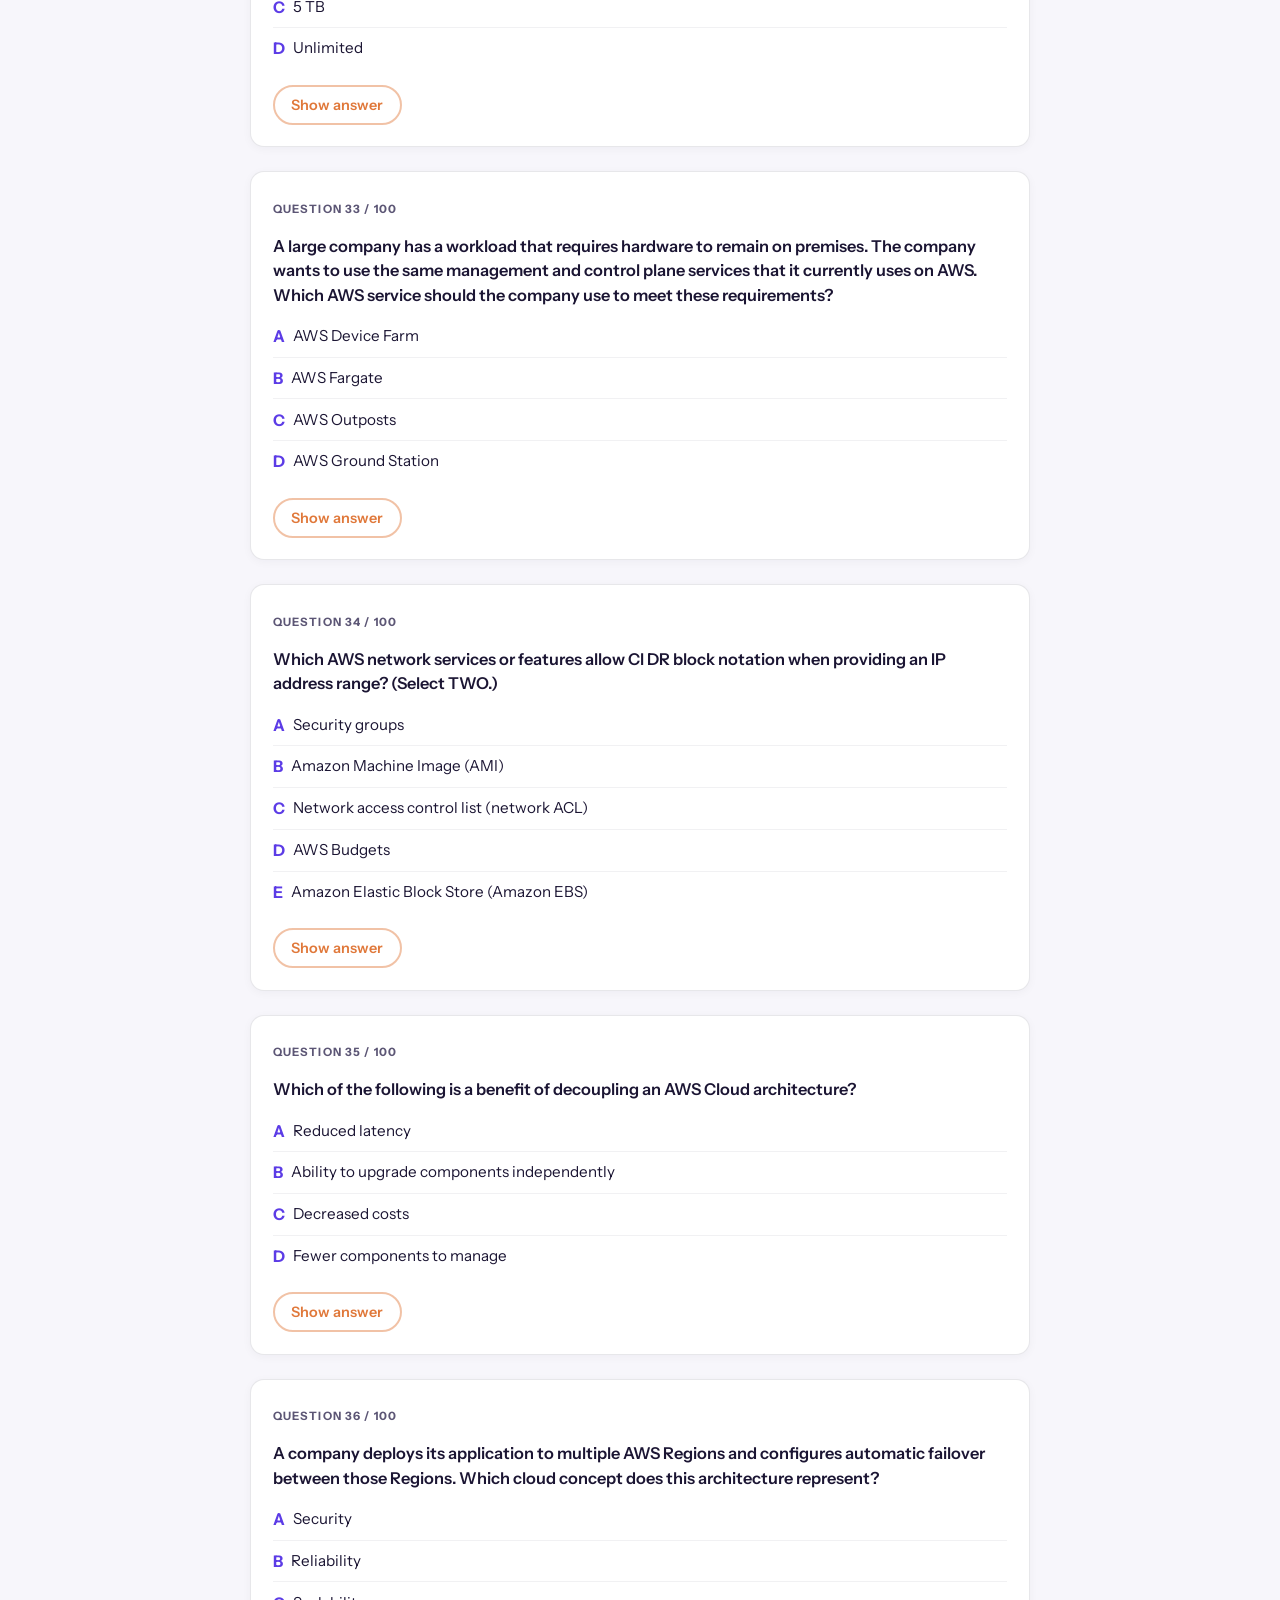
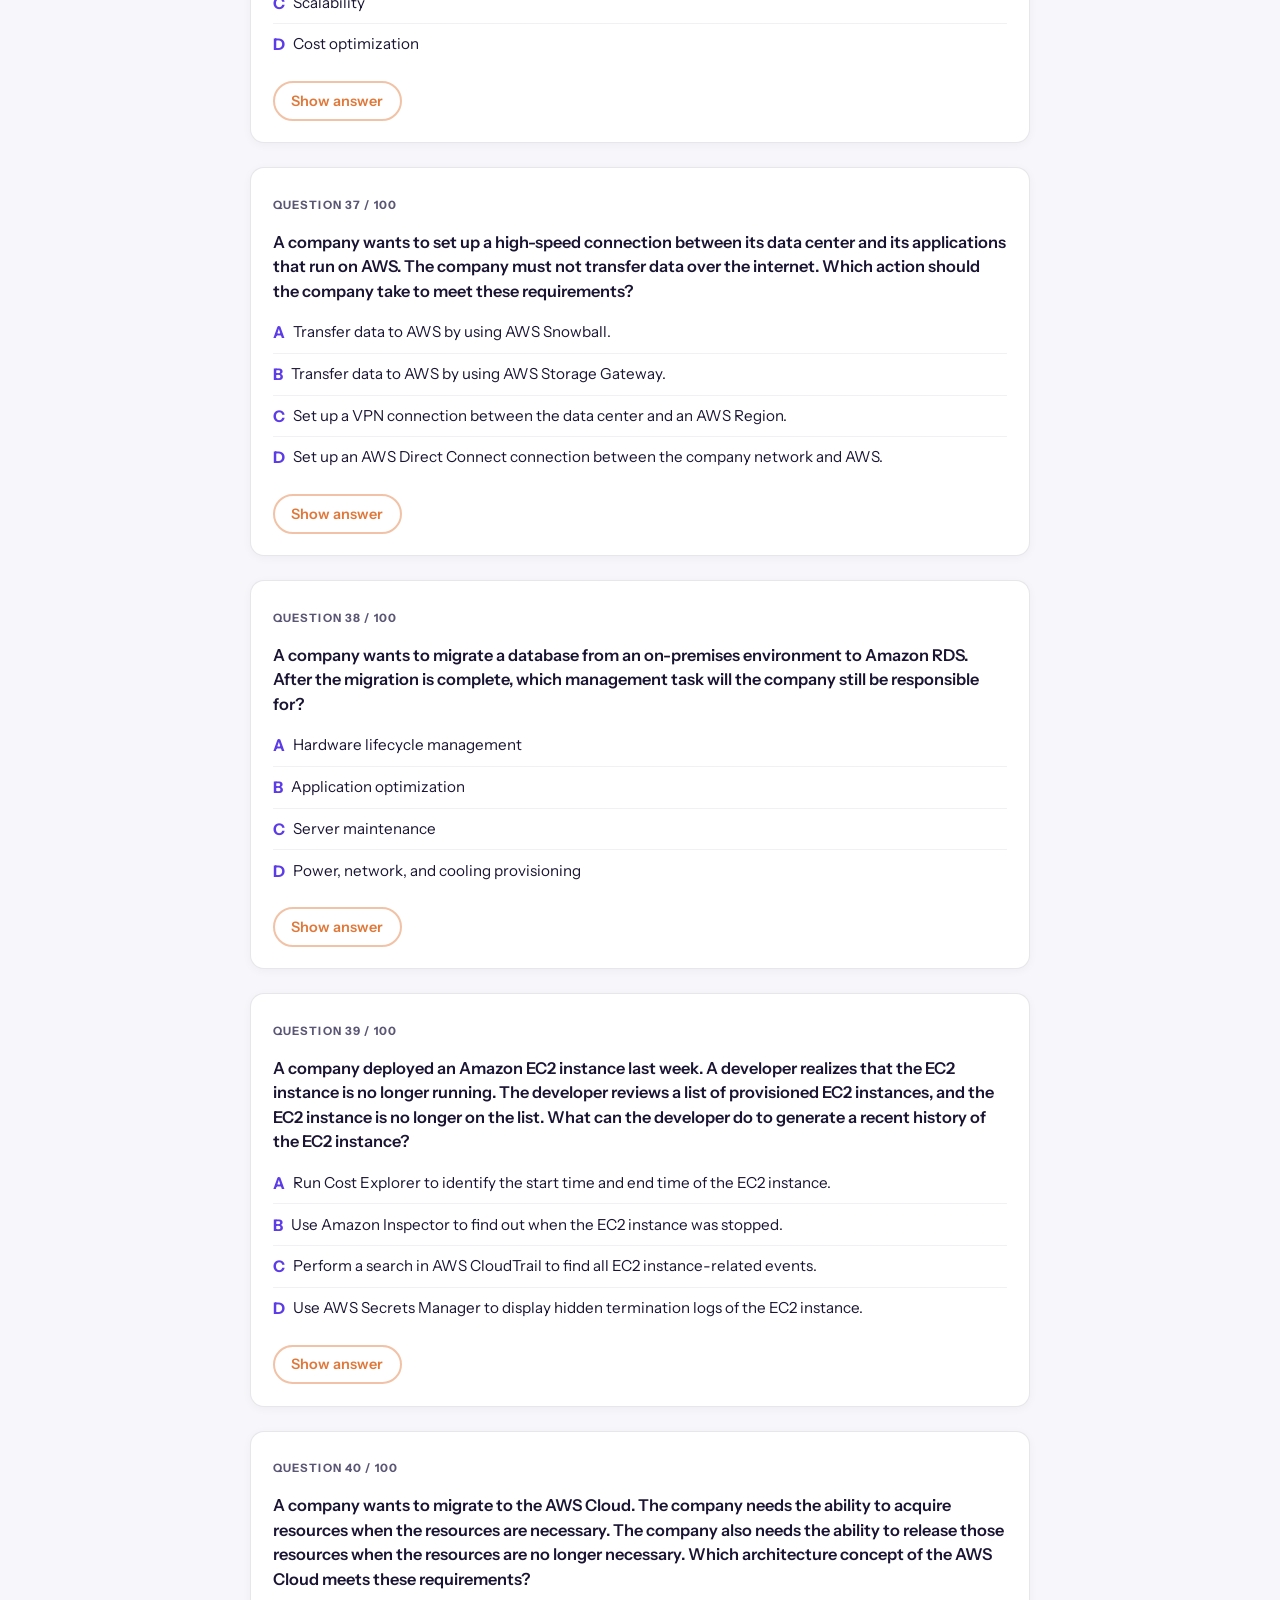
<file: exam-clf-c02.html>
<!DOCTYPE html>
<html lang="en">
<head>
  <meta charset="UTF-8">
  <meta name="viewport" content="width=device-width, initial-scale=1.0">
  <meta name="robots" content="index, follow, max-image-preview:large">
  <meta name="theme-color" content="#5c3ce6">
  <meta name="google-adsense-account" content="ca-pub-2980512167588435">
  <title>CLF-C02 · CertMock</title>
  <meta name="description" content="Free AWS Certified Cloud Practitioner practice test: questions, answers, and explanations. Unofficial certification exam prep on CertMock.">
  <link rel="canonical" href="https://certmock.com/exam-clf-c02.html">
  <meta property="og:type" content="website">
  <meta property="og:site_name" content="CertMock">
  <meta property="og:url" content="https://certmock.com/exam-clf-c02.html">
  <meta property="og:title" content="CLF-C02 · CertMock">
  <meta property="og:description" content="Free AWS Certified Cloud Practitioner practice test: questions, answers, and explanations. Unofficial certification exam prep on CertMock.">
  <meta property="og:locale" content="en_US">
  <meta name="twitter:card" content="summary_large_image">
  <meta name="twitter:title" content="CLF-C02 · CertMock">
  <meta name="twitter:description" content="Free AWS Certified Cloud Practitioner practice test: questions, answers, and explanations. Unofficial certification exam prep on CertMock.">
  <script type="application/ld+json">
  {"@context": "https://schema.org", "@type": "LearningResource", "name": "AWS Certified Cloud Practitioner practice questions", "description": "Free AWS Certified Cloud Practitioner practice test: questions, answers, and explanations. Unofficial certification exam prep on CertMock.", "url": "https://certmock.com/exam-clf-c02.html", "isAccessibleForFree": true, "learningResourceType": "Practice test", "provider": {"@type": "Organization", "name": "CertMock", "url": "https://certmock.com/"}, "isPartOf": {"@type": "WebSite", "name": "CertMock", "url": "https://certmock.com/"}}
  </script>

  <link rel="icon" href="favicon.svg" type="image/svg+xml">
  <link rel="manifest" href="site.webmanifest">
  <link rel="preconnect" href="https://fonts.googleapis.com">
  <link rel="preconnect" href="https://fonts.gstatic.com" crossorigin>
  <link href="https://fonts.googleapis.com/css2?family=Instrument+Sans:ital,wght@0,400..700;1,400..700&display=swap" rel="stylesheet">
  <link rel="stylesheet" href="styles.css">
  <script async src="https://pagead2.googlesyndication.com/pagead/js/adsbygoogle.js?client=ca-pub-2980512167588435" crossorigin="anonymous"></script>
</head>
<body>
  <a class="skip-link" href="#main">Skip to content</a>

  <header class="site-header">
    <div class="shell header-inner header-inner-split">
      <a class="logo logo-with-mark" href="index.html">
        <span class="logo-mark" aria-hidden="true">
          <svg xmlns="http://www.w3.org/2000/svg" viewBox="0 0 36 36" fill="none" role="presentation">
            <rect x="4" y="6" width="22" height="26" rx="4" stroke="currentColor" stroke-width="2" opacity="0.22"/>
            <rect x="8" y="9" width="22" height="26" rx="4" stroke="url(#exam-lm)" stroke-width="2" fill="rgba(92,60,230,0.08)"/>
            <path d="M14 18h10M14 23h7" stroke="url(#exam-lm)" stroke-width="2" stroke-linecap="round" opacity="0.75"/>
            <circle cx="26" cy="11" r="7" fill="url(#exam-lm2)"/>
            <path d="M23.5 11.2l1.6 1.6 3.4-3.4" stroke="#fff" stroke-width="1.8" stroke-linecap="round" stroke-linejoin="round"/>
            <defs>
              <linearGradient id="exam-lm" x1="8" y1="9" x2="30" y2="35" gradientUnits="userSpaceOnUse">
                <stop stop-color="#5c3ce6"/><stop offset="1" stop-color="#7c55f0"/>
              </linearGradient>
              <linearGradient id="exam-lm2" x1="19" y1="4" x2="33" y2="18" gradientUnits="userSpaceOnUse">
                <stop stop-color="#5c3ce6"/><stop offset="1" stop-color="#e0783a"/>
              </linearGradient>
            </defs>
          </svg>
        </span>
        CertMock
      </a>
      <nav class="header-nav" aria-label="Exam navigation">
        <a class="btn btn-outline btn-sm" href="index.html">&larr; All exams</a>
      </nav>
    </div>
  </header>

  <main id="main" class="main-exam">
    <div class="shell shell-narrow">
      <div id="exam-loading" class="state-banner">Preparing questions…</div>
      <p id="exam-error" class="msg-error" hidden></p>

      <div id="exam-content" hidden>
        <div class="exam-banner-art" aria-hidden="true">
          <svg xmlns="http://www.w3.org/2000/svg" viewBox="0 0 200 72" fill="none" role="presentation">
            <path d="M8 54c18-36 62-54 118-42 38 9 62 34 74 54" stroke="url(#exam-band)" stroke-width="3" stroke-linecap="round" opacity="0.35"/>
            <rect x="24" y="18" width="72" height="44" rx="8" fill="#fff" stroke="url(#exam-band)" stroke-width="2"/>
            <path d="M38 38h44M38 49h28" stroke="rgba(27,21,51,0.15)" stroke-width="3" stroke-linecap="round"/>
            <circle cx="152" cy="36" r="18" fill="url(#exam-dot)"/>
            <path d="M142 37l7 7 13-13" stroke="#fff" stroke-width="3" stroke-linecap="round" stroke-linejoin="round"/>
            <defs>
              <linearGradient id="exam-band" x1="8" y1="18" x2="190" y2="54" gradientUnits="userSpaceOnUse">
                <stop stop-color="#5c3ce6" stop-opacity="0.5"/><stop offset="1" stop-color="#e0783a" stop-opacity="0.45"/>
              </linearGradient>
              <linearGradient id="exam-dot" x1="134" y1="18" x2="170" y2="54" gradientUnits="userSpaceOnUse">
                <stop stop-color="#5c3ce6"/><stop offset="1" stop-color="#7c55f0"/>
              </linearGradient>
            </defs>
          </svg>
        </div>
        <header class="exam-head">
          <p class="eyebrow" id="exam-code"></p>
          <h1 id="exam-title"></h1>
          <p class="exam-stats" id="exam-stats"></p>
        </header>

        <div id="questions-root"></div>

        <!--
          Optional AdSense banner between questions footer (paste after Adsense approval):
          <script async src="https://pagead2.googlesyndication.com/pagead/js/adsbygoogle.js?client=ca-pub-XXXXXXXX" crossorigin="anonymous"></script>
          <div class="ads-slot">
            <ins class="adsbygoogle" style="display:block" data-ad-client="ca-pub-XXXXXXXX" data-ad-slot="YYYYYYYYYY" data-ad-format="horizontal"></ins>
          </div>
          <script>(adsbygoogle = window.adsbygoogle || []).push({});</script>
        -->
      </div>
    </div>
  </main>

  <footer class="site-footer site-footer-simple">
    <div class="shell footer-meta footer-meta-row">
      <p>&copy; <span id="year"></span> CertMock</p>
      <nav class="footer-legal" aria-label="Site">
        <a href="about.html">About</a>
        <a href="contact.html">Contact</a>
        <a href="privacy.html">Privacy</a>
        <a href="terms.html">Terms</a>
      </nav>
    </div>
  </footer>

  <script type="application/json" id="embedded-exam-payload" data-exam-slug="clf-c02">{"id":"clf-c02","title":"CLF-C02","examName":"AWS Certified Cloud Practitioner","questions":[{"prompt":"Which task is the responsibility of AWS when using AWS services?","options":["Management of IAM user permissions","Creation of security group rules for outbound access","Maintenance of physical and environmental controls","Application of Amazon EC2 operating system patches"],"correctIndex":2,"explanation":"AWS is responsible for maintaining the physical and environmental controls of the AWS Cloud, such as power, cooling, fire suppression, and physical security1. The customer is responsible for managing the IAM user permissions, creating security group rules for outbound access, applying Amazon EC2 operating system patches, and other aspects of security in the cloud1."},{"prompt":"A company migrated its core application onto multiple workloads in the AWS Cloud. The company wants to improve the application's reliability. Which cloud design principle should the company implement to achieve this goal?","options":["Maximize utilization.","Decouple the components.","Rightsize the resources.","Adopt a consumption model."],"correctIndex":1,"explanation":"Decoupling the components of an application means reducing the dependencies and interactions between them, which can improve the application’s reliability, scalability, and performance. Decoupling can be achieved by using services such as Amazon Simple Queue Service (Amazon SQS), Amazon Simple Notification Service (Amazon SNS), and AWS Lambda1"},{"prompt":"Which tasks are the responsibility of AWS according to the AWS shared responsibility model? (Select TWO.)","options":["Configure AWS Identity and Access Management (IAM).","Configure security groups on Amazon EC2 instances.","Secure the access of physical AWS facilities.","Patch applications that run on Amazon EC2 instances.","Perform infrastructure patching and maintenance."],"correctIndices":[2,4],"explanation":"The tasks that are the responsibility of AWS according to the AWS shared responsibility model are securing the access of physical AWS facilities and performing infrastructure patching and maintenance. The AWS shared responsibility model defines the division of responsibilities between AWS and the customer for security and compliance. AWS is responsible for the security of the cloud, which includes the physical security of the hardware, software, networking, and facilities that run the AWS services. AWS is also responsible for the maintenance and patching of the infrastructure that supports the AWS services. The customer is responsible for the security in the cloud, which includes the configuration and management of the AWS resources and applications that they use. Configuring AWS Identity and Access Management (IAM), configuring security groups on Amazon EC2 instances, and patching applications that run on Amazon EC2 instances are tasks that are the responsibility of the customer, not AWS."},{"prompt":"A company is preparing to launch a redesigned website on AWS. Users from around the world will download digital handbooks from the website. Which AWS solution should the company use to provide these static files securely?","options":["Amazon Kinesis Data Streams","Amazon CloudFront with Amazon S3","Amazon EC2 instances with an Application Load Balancer","Amazon Elastic File System (Amazon EFS)"],"correctIndex":1,"explanation":"Amazon CloudFront with Amazon S3 is a solution that allows you to provide static files securely to users from around the world. Amazon CloudFront is a fast content delivery network (CDN) service that securely delivers data, videos, applications, and APIs to customers globally with low latency, high transfer speeds, all within a developer-friendly environment. Amazon S3 is an object storage service that offers industry-leading scalability, data availability, security, and performance. You can use Amazon S3 to store and retrieve any amount of data from anywhere. You can also configure Amazon S3 to work with Amazon CloudFront to distribute your content to edge locations near your users for faster delivery and lower latency. Amazon Kinesis Data Streams is a service that enables you to build custom applications that process or analyze streaming data for specialized needs. This option is not relevant for providing static files securely. Amazon EC2 instances with an Application Load Balancer is a solution that allows you to distribute incoming traffic across multiple targets, such as EC2 instances, in multiple Availability Zones. This option is suitable for dynamic web applications, but not necessary for static files. Amazon Elastic File System (Amazon EFS) is a service that provides a simple, scalable, fully managed elastic NFS file system for use with AWS Cloud services and on- premises resources. This option is not relevant for providing static files securely."},{"prompt":"A company wants to run its production workloads on AWS. The company needs concierge service, a designated AWS technical account manager (TAM), and technical support that is available 24 hours a day, 7 days a week. Which AWS Support plan will meet these requirements?","options":["AWS Basic Support","AWS Enterprise Support","AWS Business Support","AWS Developer Support"],"correctIndex":1,"explanation":"B is correct because AWS Enterprise Support is the AWS Support plan that provides concierge service, a designated AWS technical account manager (TAM), and technical support that is available 24 hours a day, 7 days a week. This plan is designed for customers who run mission-critical workloads on AWS and need the highest level of support. A is incorrect because AWS Basic Support is the AWS Support plan that provides customer service and support for billing and account issues, service limit increases, and technical support for a limited set of AWS services. It does not provide concierge service, a designated TAM, or 24/7 technical support. C is incorrect because AWS Business Support is the AWS Support plan that provides customer service and support for billing and account issues, service limit increases, and technical support for all AWS services, as well as access to AWS Trusted Advisor and AWS Support API. It does not provide concierge service or a designated TAM. D is incorrect because AWS Developer Support is the AWS Support plan that provides customer service and support for billing and account issues, service limit increases, and technical support for all AWS services, as well as access to AWS Trusted Advisor. It does not provide concierge service, a designated TAM, or 24/7 technical support."},{"prompt":"A company wants an in-memory data store that is compatible with open source in the cloud. Which AWS service should the company use?","options":["Amazon DynamoDB","Amazon ElastiCache","Amazon Elastic Block Store (Amazon EBS)","Amazon Redshift"],"correctIndex":1,"explanation":"Amazon ElastiCache is a fully managed in-memory data store service that is compatible with open source engines such as Redis and Memcached1. It provides fast and scalable performance for applications that require high throughput and low latency1. Amazon DynamoDB is a fully managed NoSQL database service that provides consistent and single-digit millisecond latency at any scale2. Amazon EBS is a block storage service that provides persistent and durable storage volumes for Amazon EC2 instances3. Amazon Redshift is a fully managed data warehouse service that allows users to run complex analytic queries using SQL4."},{"prompt":"A company wants to use Amazon EC2 instances for a stable production workload that will run for 1 year. Which instance purchasing option meets these requirements MOST cost-effectively?","options":["Dedicated Hosts","Reserved Instances","On-Demand Instances","Spot Instances"],"correctIndex":1,"explanation":"B is correct because Reserved Instances are the instance purchasing option that offers the most cost-effective way to use Amazon EC2 instances for a stable production workload that will run for 1 year, as they provide significant discounts compared to On-Demand Instances in exchange for a commitment to use a specific amount of computing power for a period of time. A is incorrect because Dedicated Hosts are the instance purchasing option that allows customers to use physical servers that are fully dedicated to their use, which is more expensive and less flexible than Reserved Instances. C is incorrect because On-Demand Instances are the instance purchasing option that allows customers to pay for compute capacity by the hour or second with no long-term commitments, which is more suitable for short-term, variable, and unpredictable workloads. D is incorrect because Spot Instances are the instance purchasing option that allows customers to bid on spare Amazon EC2 computing capacity, which is more suitable for flexible, scalable, and fault-tolerant workloads that can tolerate interruptions."},{"prompt":"Which AWS service will help protect applications running on AWS from DDoS attacks?","options":["Amazon GuardDuty","AWS WAF","AWS Shield","Amazon Inspector"],"correctIndex":2,"explanation":"AWS Shield is a managed Distributed Denial of Service (DDoS) protection service that safeguards applications running on AWS. AWS Shield provides always-on detection and automatic inline mitigations that minimize application downtime and latency, so there is no need to engage AWS Support to benefit from DDoS protection3."},{"prompt":"Which AWS features will meet these requirements? (Select TWO.)","options":["Security groups","Network ACLs","S3 bucket policies","IAM user policies","S3 bucket versioning"],"correctIndices":[2,3],"explanation":"The correct answers are C and D because S3 bucket policies and IAM user policies are AWS features that will meet the requirements. S3 bucket policies are access policies that can be attached to Amazon S3 buckets to grant or deny permissions to the bucket and the objects it contains. S3 bucket policies can be used to control who has permission to read, write, or delete objects that the company stores in the S3 bucket. IAM user policies are access policies that can be attached to IAM users to grant or deny permissions to AWS resources and actions. IAM user policies can be used to control who has permission to read, write, or delete objects that the company stores in the S3 bucket. The other options are incorrect because they are not AWS features that will meet the requirements. Security groups and network ACLs are AWS features that act as firewalls to control inbound and outbound traffic to and from Amazon EC2 instances and subnets. Security groups and network ACLs do not control who has permission to read, write, or delete objects that the company stores in the S3 bucket. S3 bucket versioning is an AWS feature that enables users to keep multiple versions of the same object in the same bucket. S3 bucket versioning can be used to recover from accidental overwrites or deletions of objects, but it does not control who has permission to read, write, or delete objects that the company stores in the S3 bucket. Reference: Using Bucket Policies and User Policies, Security Groups for Your VPC, Network ACLs, [Using Versioning]"},{"prompt":"Which of the following are pillars of the AWS Well-Architected Framework? (Select TWO.)","options":["Availability","Reliability","Scalability","Responsive design","Operational excellence"],"correctIndices":[1,4],"explanation":"The correct answers to the questions are B and E because reliability and operational excellence are pillars of the AWS Well-Architected Framework. The AWS Well- Architected Framework is a set of best practices and guidelines for designing and operating reliable, secure, efficient, and cost-effective systems in the cloud. The AWS Well- Architected Framework consists of five pillars: operational excellence, security, reliability, performance efficiency, and cost optimization. Each pillar has a set of design principles that describe the characteristics of a well-architected system. Reliability is the pillar that focuses on the ability of a system to recover from failures and meet business and customer demand. Operational excellence is the pillar that focuses on the ability of a system to run and monitor processes that support business outcomes and continually improve. The other options are incorrect because they are not pillars of the AWS Well-Architected Framework. Availability, scalability, and responsive design are important aspects of cloud architecture, but they are not separate pillars in the framework. Availability and scalability are related to the reliability and performance efficiency pillars, while responsive design is related to the customer experience and user interface. Reference: AWS Well-Architected Framework"},{"prompt":"A company has an application with robust hardware requirements. The application must be accessed by students who are using lightweight, low-cost laptops. Which AWS service will help the company deploy the application without investing in backend infrastructure or high end client hardware?","options":["Amazon AppStream 2.0","AWS AppSync","Amazon WorkLink","AWS Elastic Beanstalk"],"correctIndex":0,"explanation":"The correct answer is A because Amazon AppStream 2.0 is a service that will help the company deploy the application without investing in backend infrastructure or high end client hardware. Amazon AppStream 2.0 is a fully managed, secure application streaming service that allows customers to stream desktop applications from AWS to any device running a web browser. Amazon AppStream 2.0 handles the provisioning, scaling, patching, and maintenance of the backend infrastructure, and delivers high performance and responsive user experience. The other options are incorrect because they are not services that will help the company deploy the application without investing in backend infrastructure or high end client hardware. AWS AppSync is a service that enables customers to create flexible APIs for synchronizing data across multiple data sources. Amazon WorkLink is a service that enables customers to provide secure, one-click access to internal websites and web apps from mobile devices. AWS Elastic Beanstalk is a service that enables customers to deploy and manage web applications using popular platforms such as Java, .NET, PHP, and Node.js. Reference: [Amazon AppStream 2.0 FAQs]"},{"prompt":"A cloud practitioner is analyzing Amazon EC2 instance performance and usage to provide recommendations for potential cost savings. Which cloud concept does this analysis demonstrate?","options":["Auto scaling","Rightsizing","Load balancing","High availability"],"correctIndex":1,"explanation":"Rightsizing is the cloud concept that this analysis demonstrates. Rightsizing is the process of optimizing the performance and cost of your AWS resources by selecting the most appropriate type, size, and configuration based on your workload requirements and usage patterns. Rightsizing can help you achieve potential cost savings by reducing the over-provisioning or under-utilization of your resources. You can use various AWS tools and services, such as AWS Cost Explorer, AWS Compute Optimizer, and AWS Trusted Advisor, to analyze your resource utilization and performance metrics, and receive recommendations for rightsizing."},{"prompt":"A company wants to establish a security layer in its VPC that will act as a firewall to control subnet traffic. Which AWS service or feature will meet this requirement?","options":["Routing tables","Network access control lists (network ACLs)","Security groups","Amazon GuardDuty"],"correctIndex":2,"explanation":"Security groups are the service or feature that meets the requirement of establishing a security layer in a VPC that will act as a firewall to control subnet traffic. Security groups are stateful firewalls that control the inbound and outbound traffic at the instance level. You can assign one or more security groups to each instance in a VPC, and specify the rules that allow or deny traffic based on the protocol, port, and source or destination. Security groups are associated with network interfaces, and therefore apply to all the instances in the subnets that use those network interfaces. Routing tables are used to direct traffic between subnets and gateways, not to filter traffic. Network ACLs are stateless firewalls that control the inbound and outbound traffic at the subnet level, but they are less granular and more cumbersome to manage than security groups. Amazon GuardDuty is a threat detection service that monitors your AWS account and workloads for malicious or unauthorized activity, not a firewall service."},{"prompt":"Which AWS service or feature offers HTTP attack protection to users running public-facing web applications?","options":["Security groups","Network ACLs","AWS Shield Standard","AWS WAF"],"correctIndex":3,"explanation":"AWS WAF is the AWS service or feature that offers HTTP attack protection to users running public-facing web applications. AWS WAF is a web application firewall that helps users protect their web applications from common web exploits, such as SQL injection, cross-site scripting, and bot attacks. Users can create custom rules to define the web traffic that they want to allow, block, or count. Users can also use AWS Managed Rules, which are pre-configured rules that are curated and maintained by AWS or AWS Marketplace Sellers. AWS WAF can be integrated with other AWS services, such as Amazon CloudFront, Amazon API Gateway, and Application Load Balancer, to provide comprehensive security for web applications. [AWS WAF Overview] AWS Certified Cloud Practitioner - aws.amazon.com"},{"prompt":"A company is hosting a web application in a Docker container on Amazon EC2. AWS is responsible for which of the following tasks?","options":["Scaling the web application and services developed with Docker","Provisioning or scheduling containers to run on clusters and maintain their availability","Performing hardware maintenance in the AWS facilities that run the AWS Cloud","Managing the guest operating system, including updates and security patches"],"correctIndex":2,"explanation":"AWS is responsible for performing hardware maintenance in the AWS facilities that run the AWS Cloud. This is part of the shared responsibility model, where AWS is responsible for the security of the cloud, and the customer is responsible for security in the cloud. AWS is also responsible for the global infrastructure that runs all of the services offered in the AWS Cloud, including the hardware, software, networking, and facilities that run AWS Cloud services3. The customer is responsible for the guest operating system, including updates and security patches, as well as the web application and services developed with Docker4."},{"prompt":"A company wants to centrally manage security policies and billing services within a multi- account AWS environment. Which AWS service should the company use to meet these requirements?","options":["AWS Identity and Access Management (IAM)","AWS Organizations","AWS Resource Access Manager (AWS RAM)","AWS Config"],"correctIndex":1,"explanation":"AWS Organizations is a service that helps you centrally manage and govern your environment as you grow and scale your AWS resources. You can use AWS Organizations to create groups of accounts and apply policies to them. You can also use AWS Organizations to consolidate billing for multiple accounts. Therefore, the correct answer is B. You can learn more about AWS Organizations and its features from this page."},{"prompt":"Which AWS service or tool provides users with the ability to monitor AWS service quotas?","options":["AWS CloudTrail","AWS Cost and Usage Reports","AWS Trusted Advisor","AWS Budgets"],"correctIndex":2,"explanation":"The correct answer is C because AWS Trusted Advisor is an AWS service or tool that provides users with the ability to monitor AWS service quotas. AWS Trusted Advisor is an online tool that provides users with real-time guidance to help them provision their resources following AWS best practices. One of the categories of checks that AWS Trusted Advisor performs is service limits, which monitors the usage of each AWS service and alerts users when they are close to reaching the default limit. The other options are incorrect because they are not AWS services or tools that provide users with the ability to monitor AWS service quotas. AWS CloudTrail is a service that enables users to track user activity and API usage across their AWS account. AWS Cost and Usage Reports is a tool that enables users to access comprehensive information about their AWS costs and usage. AWS Budgets is a tool that enables users to plan their service usage, costs, and reservations. Reference: [AWS Trusted Advisor FAQs]"},{"prompt":"A company has a social media platform in which users upload and share photos with other users. The company wants to identify and remove inappropriate photos. The company has no machine learning (ML) scientists and must build this detection capability with no ML expertise. Which AWS service should the company use to build this capability?","options":["Amazon SageMaker","Amazon Textract","Amazon Rekognition","Amazon Comprehend"],"correctIndex":2,"explanation":"Amazon Rekognition is the AWS service that the company should use to build the capability of identifying and removing inappropriate photos. Amazon Rekognition is a service that uses deep learning technology to analyze images and videos for various purposes, such as face detection, object recognition, text extraction, and content moderation. Amazon Rekognition can help users detect unsafe or inappropriate content in images and videos, such as nudity, violence, or drugs, and provide confidence scores for each label. Amazon Rekognition does not require any machine learning expertise, and users can easily integrate it with other AWS services"},{"prompt":"Which AWS service or feature is used to send both text and email messages from distributed applications?","options":["Amazon Simple Notification Service (Amazon SNS)","Amazon Simple Email Service (Amazon SES)","Amazon CloudWatch alerts","Amazon Simple Queue Service (Amazon SQS)"],"correctIndex":0,"explanation":"Amazon Simple Notification Service (Amazon SNS) is the AWS service or feature that is used to send both text and email messages from distributed applications. Amazon SNS is a fully managed pub/sub messaging service that enables the user to send messages to multiple subscribers or endpoints, such as email addresses, phone numbers, HTTP endpoints, AWS Lambda functions, and more. Amazon SNS can be used to send notifications, alerts, confirmations, and reminders from applications to users or other applications4."},{"prompt":"Which design principle should be considered when architecting in the AWS Cloud?","options":["Think of servers as non-disposable resources.","Use synchronous integration of services.","Design loosely coupled components.","Implement the least permissive rules for security groups."],"correctIndex":2,"explanation":"Designing loosely coupled components is a design principle that should be considered when architecting in the AWS Cloud. Loose coupling is a way of designing systems to reduce interdependencies and minimize the impact of changes. Loose coupling allows components to interact with each other through well-defined interfaces, rather than direct references. This reduces the risk of failures and errors propagating across the system, and enables greater scalability, availability, and maintainability5."},{"prompt":"A company needs to identify the last time that a specific user accessed the AWS Management Console. Which AWS service will provide this information?","options":["Amazon Cognito","AWS CloudTrail","Amazon Inspector","Amazon GuardDuty"],"correctIndex":1,"explanation":"AWS CloudTrail is the service that will provide the information about the last time that a specific user accessed the AWS Management Console. AWS CloudTrail is a service that records the API calls and events made by or on behalf of your AWS account. You can use AWS CloudTrail to view, search, and download the history of AWS console sign-in events, which include the user name, date, time, source IP address, and other details of the sign-in activity. Amazon Cognito, Amazon Inspector, and Amazon GuardDuty are not services that will provide this information. Amazon Cognito is a service that provides user authentication and authorization for web and mobile applications. Amazon Inspector is a service that assesses the security and compliance of your applications running on AWS. Amazon GuardDuty is a service that monitors your AWS account and workloads for malicious or unauthorized activity."},{"prompt":"Which of the following is a cloud benefit that AWS offers to its users?","options":["The ability to configure AWS data center hypervisors","The ability to purchase hardware in advance of increased traffic","The ability to deploy to AWS on a global scale","Compliance audits for user IT environments"],"correctIndex":2,"explanation":"The ability to deploy to AWS on a global scale is a cloud benefit that AWS offers to its users. AWS has a global infrastructure that consists of AWS Regions, Availability Zones, and edge locations. Users can choose from multiple AWS Regions around the world to deploy their applications and data closer to their end users, while also meeting their compliance and regulatory requirements. Users can also leverage AWS services, such as Amazon CloudFront, Amazon Route 53, and AWS Global Accelerator, to improve the performance and availability of their global applications. AWS also provides tools and guidance to help users optimize their global deployments, such as AWS Well- Architected Framework, AWS CloudFormation, and AWS Migration Hub. AWS Global Infrastructure [AWS Cloud Value Framework] AWS Certified Cloud Practitioner - aws.amazon.com"},{"prompt":"Which task requires the use of AWS account root user credentials?","options":["The deletion of IAM users","The change to a different AWS Support plan","The creation of an organization in AWS Organizations","The deletion of Amazon EC2 instances"],"correctIndex":2,"explanation":"The creation of an organization in AWS Organizations requires the use of AWS account root user credentials. The AWS account root user is the email address that was used to create the AWS account. The root user has complete access to all AWS services and resources in the account, and can perform sensitive tasks such as changing the account settings, closing the account, or creating an organization. The root user credentials should be used sparingly and securely, and only for tasks that cannot be performed by IAM users or roles4"},{"prompt":"A company needs to use standard SQL to query and combine exabytes of structured and semi-structured data across a data warehouse, operational database, and data lake. Which AWS service meets these requirements?","options":["Amazon DynamoDB","Amazon Aurora","Amazon Athena","Amazon Redshift"],"correctIndex":3,"explanation":"Amazon Redshift is the service that meets the requirements of using standard SQL to query and combine exabytes of structured and semi-structured data across a data warehouse, operational database, and data lake. Amazon Redshift is a fully managed, petabyte-scale data warehouse service that allows you to run complex analytic queries using standard SQL and your existing business intelligence tools. Amazon Redshift also supports Redshift Spectrum, a feature that allows you to directly query and join data stored in Amazon S3 using the same SQL syntax. Amazon Redshift can scale up or down to handle any volume of data and deliver fast query performance5"},{"prompt":"A company's user base needs to remotely access virtual desktop computers from the internet Which AWS service provides this functionality?","options":["Amazon Connect","Amazon Cognito","Amazon Workspaces","Amazon Upstream 2.0"],"correctIndex":2,"explanation":"Amazon Workspaces is the AWS service that provides the functionality of remotely accessing virtual desktop computers from the internet. Amazon Workspaces is a fully managed, secure desktop-as-a-service (DaaS) solution that allows users to provision cloud-based virtual desktops and access them from anywhere, using any supported device. Amazon Workspaces helps users reduce the complexity and cost of managing and maintaining physical desktops, and provides a consistent and secure user experience"},{"prompt":"Which AWS service aggregates, organizes, and prioritizes security alerts and findings from multiple AWS services?","options":["Amazon Detective","Amazon Inspector","Amazon Macie","AWS Security Hub"],"correctIndex":3,"explanation":"The correct answer is D because AWS Security Hub is a service that aggregates, organizes, and prioritizes security alerts and findings from multiple AWS services, such as Amazon GuardDuty, Amazon Inspector, Amazon Macie, AWS Firewall Manager, and AWS IAM Access Analyzer. The other options are incorrect because they are not services that aggregate security alerts and findings from multiple AWS services. Amazon Detective is a service that helps users analyze and visualize security data to investigate and remediate potential issues. Amazon Inspector is a service that helps users find security vulnerabilities and deviations from best practices in their Amazon EC2 instances. Amazon Macie is a service that helps users discover, classify, and protect sensitive data stored in Amazon S3. Reference: AWS Security Hub FAQs"},{"prompt":"A company needs to migrate all of its development teams to a cloud-based integrated development environment (IDE). Which AWS service should the company use?","options":["AWS CodeBuild","AWS Cloud9","AWS OpsWorks","AWS Cloud Development Kit (AWS CDK)"],"correctIndex":1,"explanation":"The correct answer is B because AWS Cloud9 is an AWS service that enables users to run their existing custom, nonproduction workloads in the AWS Cloud quickly and cost-effectively. AWS Cloud9 is a cloud-based integrated development environment (IDE) that allows users to write, run, and debug code from a web browser. AWS Cloud9 supports multiple programming languages, such as Python, Java, Node.js, and more. AWS Cloud9 also provides users with a terminal that can access AWS services and resources, such as Amazon EC2 instances, AWS Lambda functions, and AWS CloudFormation stacks. The other options are incorrect because they are not AWS services that enable users to run their existing custom, nonproduction workloads in the AWS Cloud quickly and cost- effectively. AWS CodeBuild is an AWS service that enables users to compile, test, and package their code for deployment. AWS OpsWorks is an AWS service that enables users to configure and manage their applications using Chef or Puppet. AWS Cloud Development Kit (AWS CDK) is an AWS service that enables users to define and provision their cloud infrastructure using familiar programming languages, such as TypeScript, Python, Java, and C#. Reference: AWS Cloud9 FAQs"},{"prompt":"Which task is a customer's responsibility, according to the AWS shared responsibility model?","options":["Management of the guest operating systems","Maintenance of the configuration of infrastructure devices","Management of the host operating systems and virtualization","Maintenance of the software that powers Availability ZonesA company has refined its workload to use specific AWS services to improve efficiency and reduce cost."],"correctIndex":0,"explanation":"Management of the guest operating systems is a customer’s responsibility, according to the AWS shared responsibility model. The AWS shared responsibility model defines the different security and compliance responsibilities of AWS and the customer. AWS is responsible for the security of the cloud, which includes the physical infrastructure, hardware, software, and facilities that run the AWS Cloud. The customer is responsible for security in the cloud, which includes the configuration and management of the guest operating systems, applications, data, and network traffic protection"},{"prompt":"Which AWS service or tool can be used to consolidate payments for a company with multiple AWS accounts?","options":["AWS Cost and Usage Report","AWS Organizations","Cost Explorer","AWS Budgets"],"correctIndex":1,"explanation":"AWS Organizations is an account management service that enables you to consolidate multiple AWS accounts into an organization that you create and centrally manage. AWS Organizations includes consolidated billing and account management capabilities that enable you to better meet the budgetary, security, and compliance needs of your business1."},{"prompt":"A company is running applications on Amazon EC2 instances in the same AWS account for several different projects. The company wants to track the infrastructure costs for each of the projects separately. The company must conduct this tracking with the least possible impact to the existing infrastructure and with no additional cost. What should the company do to meet these requirements?","options":["Use a different EC2 instance type for each project.","Publish project-specific custom Amazon CloudWatch metrics for each application.","Deploy EC2 instances for each project in a separate AWS account.","Use cost allocation tags with values that are specific to each project."],"correctIndex":3,"explanation":"The correct answer is D because cost allocation tags are a way to track the infrastructure costs for each of the projects separately. Cost allocation tags are key- value pairs that can be attached to AWS resources, such as EC2 instances, and used to categorize and group them for billing purposes. The other options are incorrect because they do not meet the requirements of the question. Use a different EC2 instance type for each project does not help to track the costs for each project, and may impact the performance and compatibility of the applications. Publish project-specific custom Amazon CloudWatch metrics for each application does not help to track the costs for each project, and may incur additional charges for using CloudWatch. Deploy EC2 instances for each project in a separate AWS account does help to track the costs for each project, but it impacts the existing infrastructure and incurs additional charges for using multiple accounts. Reference: Using Cost Allocation Tags"},{"prompt":"Which AWS service should a cloud practitioner use to receive real-time guidance for provisioning resources, based on AWS best practices related to security, cost optimization, and service limits?","options":["AWS Trusted Advisor","AWS Config","AWS Security Hub","AWS Systems Manager"],"correctIndex":0,"explanation":"AWS Trusted Advisor is the AWS service that provides real-time guidance for provisioning resources, based on AWS best practices related to security, cost optimization, and service limits. AWS Trusted Advisor inspects the user’s AWS environment and provides recommendations for improving performance, security, and reliability, reducing costs, and following best practices. AWS Trusted Advisor also alerts the user when they are approaching or exceeding their service limits, and helps them request limit increases3."},{"prompt":"What is the total amount of storage offered by Amazon S3?","options":["WOMB","5 GB","5 TB","Unlimited"],"correctIndex":3,"explanation":"Amazon S3 offers unlimited storage for any amount of data. You can store as many objects as you want, and each object can be as large as 5 terabytes. You pay only for the storage space that you actually use, and there are no minimum commitments or upfront fees. Amazon S3 also provides high durability, availability, scalability, and security for your data."},{"prompt":"A large company has a workload that requires hardware to remain on premises. The company wants to use the same management and control plane services that it currently uses on AWS. Which AWS service should the company use to meet these requirements?","options":["AWS Device Farm","AWS Fargate","AWS Outposts","AWS Ground Station"],"correctIndex":2,"explanation":"The correct answer is C because AWS Outposts is an AWS service that enables the company to meet the requirements. AWS Outposts is a fully managed service that extends AWS infrastructure, services, APIs, and tools to virtually any datacenter, co- location space, or on-premises facility. AWS Outposts allows customers to run their workloads on the same hardware and software that AWS uses in its cloud, while maintaining local access and control. The other options are incorrect because they are not AWS services that enable the company to meet the requirements. AWS Device Farm is an AWS service that enables customers to test their mobile and web applications on real devices in the AWS Cloud. AWS Fargate is an AWS service that enables customers to run containers without having to manage servers or clusters. AWS Ground Station is an AWS service that enables customers to communicate with satellites and downlink data from orbit. Reference: AWS Outposts FAQs"},{"prompt":"Which AWS network services or features allow Cl DR block notation when providing an IP address range? (Select TWO.)","options":["Security groups","Amazon Machine Image (AMI)","Network access control list (network ACL)","AWS Budgets","Amazon Elastic Block Store (Amazon EBS)"],"correctIndices":[0,2],"explanation":"Security groups and network access control lists (network ACLs) are two AWS network services or features that allow CIDR block notation when providing an IP address range. Security groups act as a firewall for associated Amazon EC2 instances, controlling both inbound and outbound traffic at the instance level. Network ACLs act as a firewall for associated subnets, controlling both inbound and outbound traffic at the subnet level. Both security groups and network ACLs use CIDR block notation to specify the IP address ranges that are allowed or denied"},{"prompt":"Which of the following is a benefit of decoupling an AWS Cloud architecture?","options":["Reduced latency","Ability to upgrade components independently","Decreased costs","Fewer components to manage"],"correctIndex":1,"explanation":"A benefit of decoupling an AWS Cloud architecture is the ability to upgrade components independently. Decoupling is a way of designing systems to reduce interdependencies and minimize the impact of changes. Decoupling allows components to interact with each other through well-defined interfaces, rather than direct references. This reduces the risk of failures and errors propagating across the system, and enables greater scalability, availability, and maintainability. By decoupling an AWS Cloud architecture, the user can upgrade or modify one component without affecting the other components5."},{"prompt":"A company deploys its application to multiple AWS Regions and configures automatic failover between those Regions. Which cloud concept does this architecture represent?","options":["Security","Reliability","Scalability","Cost optimization"],"correctIndex":1,"explanation":"Reliability is the cloud concept that this architecture represents. Reliability is the ability of a system to recover from infrastructure or service disruptions, dynamically acquire computing resources to meet demand, and mitigate disruptions such as misconfigurations or transient network issues. Deploying an application to multiple AWS Regions and configuring automatic failover between those Regions enhances the reliability of the application by reducing the impact of regional failures and increasing the availability of the application4"},{"prompt":"A company wants to set up a high-speed connection between its data center and its applications that run on AWS. The company must not transfer data over the internet. Which action should the company take to meet these requirements?","options":["Transfer data to AWS by using AWS Snowball.","Transfer data to AWS by using AWS Storage Gateway.","Set up a VPN connection between the data center and an AWS Region.","Set up an AWS Direct Connect connection between the company network and AWS."],"correctIndex":3,"explanation":"AWS Direct Connect is a cloud service solution that makes it easy to establish a dedicated network connection from a customer’s premises to AWS. AWS Direct Connect does not involve the public internet, and therefore can reduce network costs, increase bandwidth throughput, and provide a more consistent network experience than internet-based connections. AWS Snowball is a petabyte-scale data transport service that uses secure devices to transfer large amounts of data into and out of the AWS Cloud. AWS Storage Gateway is a hybrid cloud storage service that gives customers on-premises access to virtually unlimited cloud storage. A VPN connection enables customers to establish a secure and private connection between their network and AWS."},{"prompt":"A company wants to migrate a database from an on-premises environment to Amazon RDS. After the migration is complete, which management task will the company still be responsible for?","options":["Hardware lifecycle management","Application optimization","Server maintenance","Power, network, and cooling provisioning"],"correctIndex":1,"explanation":"Amazon RDS is a managed database service that handles most of the common database administration tasks, such as hardware provisioning, server maintenance, backup and recovery, patching, scaling, and replication. However, Amazon RDS does not optimize the application that interacts with the database. The company is still responsible for tuning the performance, security, and availability of the application according to its business requirements and best practices12. References: ? What is Amazon Relational Database Service (Amazon RDS)? ? Perform common DBA tasks for Amazon RDS DB instances"},{"prompt":"A company deployed an Amazon EC2 instance last week. A developer realizes that the EC2 instance is no longer running. The developer reviews a list of provisioned EC2 instances, and the EC2 instance is no longer on the list. What can the developer do to generate a recent history of the EC2 instance?","options":["Run Cost Explorer to identify the start time and end time of the EC2 instance.","Use Amazon Inspector to find out when the EC2 instance was stopped.","Perform a search in AWS CloudTrail to find all EC2 instance-related events.","Use AWS Secrets Manager to display hidden termination logs of the EC2 instance."],"correctIndex":2,"explanation":"AWS CloudTrail is a service that enables governance, compliance, operational auditing, and risk auditing of a customer’s AWS account. AWS CloudTrail allows customers to track user activity and API usage across their AWS infrastructure. AWS CloudTrail can also provide a history of EC2 instance events, such as launch, stop, terminate, and reboot. Cost Explorer is a tool that enables customers to visualize, understand, and manage their AWS costs and usage over time. Amazon Inspector is an automated security assessment service that helps improve the security and compliance of applications deployed on AWS. AWS Secrets Manager helps customers protect secrets needed to access their applications, services, and IT resources."},{"prompt":"A company wants to migrate to the AWS Cloud. The company needs the ability to acquire resources when the resources are necessary. The company also needs the ability to release those resources when the resources are no longer necessary. Which architecture concept of the AWS Cloud meets these requirements?","options":["Elasticity","Availability","Reliability","Durability"],"correctIndex":0,"explanation":"The architecture concept of the AWS Cloud that meets the requirements of the company that wants to migrate to the AWS Cloud and needs the ability to acquire and release resources as needed is elasticity. Elasticity means that AWS customers can quickly and easily provision and scale up or down AWS resources as their demand changes, without any upfront costs or long-term commitments. AWS provides various tools and services that enable customers to achieve elasticity, such as Amazon EC2 Auto Scaling, Amazon CloudWatch, and AWS CloudFormation. Elasticity helps customers optimize their performance, availability, and cost efficiency. Availability, reliability, and durability are other architecture concepts of the AWS Cloud, but they are not directly related to the ability to acquire and release resources as needed. Availability means that AWS customers can access their AWS resources and applications whenever and wherever they need them. Reliability means that AWS customers can depend on their AWS resources and applications to function correctly and consistently. Durability means that AWS customers can preserve their data and objects for long periods of time without loss or corruption12"},{"prompt":"A company wants to securely store Amazon RDS database credentials and automatically rotate user passwords periodically. Which AWS service or capability will meet these requirements?","options":["Amazon S3","AWS Systems Manager Parameter Store","AWS Secrets Manager","AWS CloudTrail"],"correctIndex":2,"explanation":"AWS Secrets Manager is a service that helps you protect access to your applications, services, and IT resources. This service enables you to easily rotate, manage, and retrieve database credentials, API keys, and other secrets throughout their lifecycle1. Amazon S3 is a storage service that does not offer automatic rotation of credentials. AWS Systems Manager Parameter Store is a service that provides secure, hierarchical storage for configuration data management and secrets management2, but it does not offer automatic rotation of credentials. AWS CloudTrail is a service that enables governance, compliance, operational auditing, and risk auditing of your AWS account3, but it does not store or rotate credentials."},{"prompt":"Which AWS service can a company use to securely store and encrypt passwords for a database?","options":["AWS Shield","AWS Secrets Manager","AWS Identity and Access Management (IAM)","Amazon Cognito"],"correctIndex":1,"explanation":"AWS Secrets Manager is an AWS service that can be used to securely store and encrypt passwords for a database. It allows users to manage secrets, such as database credentials, API keys, and tokens, in a centralized and secure way. It also provides features such as automatic rotation, fine-grained access control, and auditing. AWS Shield is an AWS service that provides protection against Distributed Denial of Service (DDoS) attacks for AWS resources and services. It does not store or encrypt passwords for a database. AWS Identity and Access Management (IAM) is an AWS service that allows users to manage access to AWS resources and services. It can be used to create users, groups, roles, and policies that control who can do what in AWS. It does not store or encrypt passwords for a database. Amazon Cognito is an AWS service that provides user identity and data synchronization for web and mobile applications. It can be used to authenticate and authorize users, manage user profiles, and sync user data across devices. It does not store or encrypt passwords for a database."},{"prompt":"Which design principles should a company apply to AWS Cloud workloads to maximize sustainability and minimize environmental impact? (Select TWO.)","options":["Maximize utilization of Amazon EC2 instances.","Minimize utilization of Amazon EC2 instances.","Minimize usage of managed services.","Force frequent application reinstallations by users.","Reduce the need for users to reinstall applications."],"correctIndices":[0,4],"explanation":"To maximize sustainability and minimize environmental impact, a company should apply the following design principles to AWS Cloud workloads: maximize utilization of Amazon EC2 instances and reduce the need for users to reinstall applications. Maximizing utilization of Amazon EC2 instances means that the company can optimize the performance and efficiency of their compute resources, and avoid wasting energy and money on idle or underutilized instances. The company can use features such as Amazon EC2 Auto Scaling, Amazon EC2 Spot Instances, and AWS Compute Optimizer to automatically adjust the number and type of instances based on demand, cost, and performance. Reducing the need for users to reinstall applications means that the company can minimize the amount of data and bandwidth required to deliver their applications to users, and avoid unnecessary downloads and updates that consume energy and resources. The company can use services such as Amazon CloudFront, AWS AppStream 2.0, and AWS Amplify to deliver their applications faster, more securely, and more efficiently to users across the globe. Minimizing utilization of Amazon EC2 instances, minimizing usage of managed services, and forcing frequent application reinstallations by users are not design principles that would maximize sustainability and minimize environmental impact. Minimizing utilization of Amazon EC2 instances would reduce the performance and efficiency of the compute resources, and potentially increase the costs and complexity of the cloud workloads. Minimizing usage of managed services would increase the operational overhead and responsibility of the company, and potentially expose them to more security and reliability risks. Forcing frequent application reinstallations by users would increase the amount of data and bandwidth required to deliver the applications to users, and potentially degrade the user experience and satisfaction."},{"prompt":"A company wants to use Amazon EC2 instances to run a stateless and restartable process after business hours. Which AWS service provides DNS resolution?","options":["Amazon CloudFront","Amazon VPC","Amazon Route 53","AWS Direct Connect"],"correctIndex":2,"explanation":"Amazon Route 53 is the AWS service that provides DNS resolution. DNS (Domain Name System) is a service that translates domain names into IP addresses. Amazon Route 53 is a highly available and scalable cloud DNS service that offers domain name registration, DNS routing, and health checking. Amazon Route 53 can route the traffic to various AWS services, such as Amazon EC2, Amazon S3, and Amazon CloudFront. Amazon Route 53 can also integrate with other AWS services, such as AWS Certificate Manager, AWS Shield, and AWS WAF. For more information, see [What is Amazon Route 53?] and [Amazon Route 53 Features]."},{"prompt":"Which of the following is entirely the responsibility of AWS, according to the AWS shared responsibility model?","options":["Security awareness and training","Development of an IAM password policy","Patching of the guest operating system","Physical and environmental controls"],"correctIndex":3,"explanation":"Physical and environmental controls are entirely the responsibility of AWS, according to the AWS shared responsibility model. The AWS shared responsibility model defines the division of responsibilities between AWS and the customer for security and compliance. AWS is responsible for the security of the cloud, which includes the physical and environmental controls of the AWS global infrastructure, such as power, cooling, fire suppression, and physical access. The customer is responsible for the security in the cloud, which includes the configuration and management of the AWS resources and applications. For more information, see [AWS Shared Responsibility Model] and [AWS Cloud Security]."},{"prompt":"A user is moving a workload from a local data center to an architecture that is distributed between the local data center and the AWS Cloud. Which type of migration is this?","options":["On-premises to cloud native","Hybrid to cloud native","On-premises to hybrid","Cloud native to hybrid"],"correctIndex":2,"explanation":"C is correct because moving a workload from a local data center to an architecture that is distributed between the local data center and the AWS Cloud is an example of an on-premises to hybrid migration. A hybrid cloud is a cloud computing environment that uses a mix of on-premises, private cloud, and public cloud services with orchestration between the platforms. A is incorrect because on-premises to cloud native migration is the process of moving a workload from a local data center to an architecture that is fully hosted and managed on the AWS Cloud. B is incorrect because hybrid to cloud native migration is the process of moving a workload from an architecture that is distributed between the local data center and the AWS Cloud to an architecture that is fully hosted and managed on the AWS Cloud. D is incorrect because cloud native to hybrid migration is the process of moving a workload from an architecture that is fully hosted and managed on the AWS Cloud to an architecture that is distributed between the local data center and the AWS Cloud."},{"prompt":"A company wants to move its data warehouse application to the AWS Cloud. The company wants to run and scale its analytics services without needing to provision and manage data warehouse clusters. Which AWS service will meet these requirements?","options":["Amazon Redshift provisioned data warehouse","Amazon Redshift Serverless","Amazon Athena","Amazon S3"],"correctIndex":1,"explanation":"Amazon Redshift Serverless is the AWS service that will meet the requirements of the company that wants to move its data warehouse application to the AWS Cloud and run and scale its analytics services without needing to provision and manage data warehouse clusters. Amazon Redshift Serverless is a new feature of Amazon Redshift, which is a fully managed data warehouse service that allows customers to run complex queries and analytics on large volumes of structured and semi-structured data. Amazon Redshift Serverless automatically scales the compute and storage resources based on the workload demand, and customers only pay for the resources they consume. Amazon Redshift Serverless also simplifies the management and maintenance of the data warehouse, as customers do not need to worry about choosing the right cluster size, resizing the cluster, or distributing the data across the nodes. Amazon Redshift provisioned data warehouse, Amazon Athena, and Amazon S3 are not the best services to meet the requirements of the company. Amazon Redshift provisioned data warehouse requires customers to choose the number and type of nodes for their cluster, and manually resize the cluster if their workload changes. Amazon Athena is a serverless query service that allows customers to analyze data stored in Amazon S3 using standard SQL, but it is not a data warehouse service that can store and organize the data. Amazon S3 is a scalable object storage service that can store any amount and type of data, but it is not a data warehouse service that can run complex queries and analytics on the data."},{"prompt":"A company is running an order processing system on Amazon EC2 instances. The company wants to migrate microservices-based application. Which combination of AWS services can the application use to meet these requirements? (Select TWO.)","options":["Amazon Simple Queue Service (Amazon SQS)","AWS Lambda","AWS Migration Hub","AWS AppSync","AWS Application Migration Service"],"correctIndices":[0,1],"explanation":"The combination of AWS services that the application can use to migrate to a microservices-based application are Amazon Simple Queue Service (Amazon SQS) and AWS Lambda. Amazon SQS is a fully managed message queuing service that enables customers to decouple and scale microservices, distributed systems, and serverless applications. The application can use Amazon SQS to send, store, and receive messages between the microservices, ensuring that each message is processed only once and in the right order. AWS Lambda is a serverless compute service that allows customers to run code without provisioning or managing servers. The application can use AWS Lambda to create and deploy microservices as functions that are triggered by events, such as messages from Amazon SQS. AWS Migration Hub, AWS AppSync, and AWS Application Migration Service are not the best services to use for migrating to a microservices-based application. AWS Migration Hub is a service that provides a single location to track the progress of application migrations across multiple AWS and partner solutions. AWS AppSync is a service that simplifies the development of GraphQL APIs for real-time and offline data synchronization. AWS Application Migration Service is a service that enables customers to migrate their on-premises applications to AWS without making any changes to the applications, servers, or databases."},{"prompt":"A company wants to improve its security and audit posture by limiting Amazon EC2 inbound access. According to the AWS shared responsibility model, which task is the responsibility of the customer?","options":["Protect the global infrastructure that runs all of the services offered in the AWS Cloud.","Configure logical access controls for resources, and protect account credentials.","Configure the security used by managed services.","Patch and back up Amazon Aurora."],"correctIndex":1,"explanation":"According to the AWS shared responsibility model, the customer is responsible for configuring logical access controls for resources, and protecting account credentials. This includes managing IAM user permissions, security group rules, network ACLs, encryption keys, and other aspects of access management1. AWS is responsible for protecting the global infrastructure that runs all of the services offered in the AWS Cloud, such as the hardware, software, networking, and facilities. AWS is also responsible for configuring the security used by managed services, such as Amazon RDS, Amazon DynamoDB, and Amazon Aurora2."},{"prompt":"Which of the following is the customer's responsibility, according to the AWS shared responsibility model?","options":["Identity and access management","Hard drive initialization","Protection of data center hardware","Security of Availability Zones"],"correctIndex":0,"explanation":"Identity and access management is the customer’s responsibility, according to the AWS shared responsibility model. This means that the customer is responsible for managing user access to the AWS resources, using tools such as AWS Identity and Access Management (IAM), AWS Single Sign-On (SSO), and AWS Organizations. The customer is also responsible for securing their data in transit and at rest, using encryption, key management, and other methods. Hard drive initialization, protection of data center hardware, and security of Availability Zones are AWS’s responsibility, as they are part of the infrastructure, physical security, and network security that AWS provides to the customer12"},{"prompt":"Which group shares responsibility with AWS for security and compliance of AWS accounts and resources?","options":["Third-party vendors","Customers","Reseller partners","Internet providers"],"correctIndex":1,"explanation":"Customers share responsibility with AWS for security and compliance of AWS accounts and resources. This is part of the AWS shared responsibility model, which defines the division of responsibilities between AWS and the customer for security and compliance. AWS is responsible for the security of the cloud, which includes the physical and environmental controls of the AWS global infrastructure, such as power, cooling, fire suppression, and physical access. The customer is responsible for the security in the cloud, which includes the configuration and management of the AWS resources and applications, such as identity and access management, encryption, firewall, and backup. For more information, see AWS Shared Responsibility Model and AWS Cloud Security."},{"prompt":"A company is running workloads for multiple departments within a single VPC. The company needs to be able to bill each department for its resource usage. Which action should the company take to accomplish this goal with the LEAST operational overhead?","options":["Add a department tag to each resource and configure cost allocation tags.","Move each department resource to its own VPC.","Move each department resource to its own AWS account.","Use AWS Organizations to get a billing report for each department."],"correctIndex":0,"explanation":"Adding a department tag to each resource and configuring cost allocation tags is an action that can help you accomplish the goal of billing each department for its resource usage with the least operational overhead. Tags are simple labels consisting of a key and an optional value that you can assign to AWS resources. You can use tags to organize your resources and track your AWS costs on a detailed level. Cost allocation tags enable you to track your AWS costs on a detailed level. After you activate cost allocation tags, AWS uses the cost allocation tags to organize your resource costs on your cost allocation report, to make it easier for you to categorize and track your AWS costs2. Moving each department resource to its own VPC or its own AWS account is an action that can help you isolate and control the resources for each department, but it would incur more operational overhead than using tags. Using AWS Organizations to get a billing report for each department is an action that can help you consolidate billing and payment across multiple AWS accounts, but it would not help you bill each department for its resource usage within a single VPC."},{"prompt":"Which perspective of the AWS Cloud Adoption Framework (AWS CAF) connects technology and business?","options":["Operations","People","Security","Governance"],"correctIndex":3,"explanation":"The perspective of the AWS Cloud Adoption Framework (AWS CAF) that connects technology and business is governance. The governance perspective focuses on the alignment of the IT strategy and processes with the business strategy and goals, as well as the management of the IT budget, risk, and compliance. The governance perspective capabilities are portfolio management, business performance management, and IT governance. The governance perspective helps organizations ensure that their cloud adoption delivers the expected business value and outcomes, and that their cloud solutions are secure, reliable, and compliant. Operations, people, and security are other perspectives of the AWS CAF, but they do not directly connect technology and business. The operations perspective focuses on the management and monitoring of the cloud resources and applications, as well as the automation and optimization of the operational processes. The people perspective focuses on the development and empowerment of the human resources, as well as the transformation of the organizational culture and structure. The security perspective focuses on the protection of the information assets and systems in the cloud, as well as the implementation of the security policies and controls."},{"prompt":"A company plans to migrate its on-premises workload to AWS. Before the migration, the company needs to estimate its future AWS service costs. Which AWS service or tool should the company use to meet this requirement?","options":["AWS Trusted Advisor","AWS Budgets","AWS Pricing Calculator","AWS Cost Explorer"],"correctIndex":2,"explanation":"AWS Pricing Calculator is the AWS service or tool that the company should use to estimate its future AWS service costs before the migration. AWS Pricing Calculator is a web-based tool that allows the company to create cost estimates for various AWS services and scenarios. AWS Pricing Calculator helps the company to compare the costs of running the workload on premises versus on AWS, and to optimize the costs by choosing the best options for the workload. AWS Pricing Calculator also provides a detailed breakdown of the cost components and a downloadable report. For more information, see [AWS Pricing Calculator] and [Getting Started with AWS Pricing Calculator]."},{"prompt":"A company wants to create multiple isolated networks in the same AWS account. Which AWS service or component will provide this functionality?","options":["AWS Transit Gateway","Internet gateway","Amazon VPC","Amazon EC2"],"correctIndex":2,"explanation":"Amazon Virtual Private Cloud (Amazon VPC) is the AWS service that allows customers to create multiple isolated networks in the same AWS account. A VPC is a logically isolated section of the AWS Cloud where customers can launch AWS resources in a virtual network that they define. Customers can create multiple VPCs within an AWS account, each with its own IP address range, subnets, route tables, security groups, network access control lists, gateways, and other components. AWS Transit Gateway, Internet gateway, and Amazon EC2 are not services or components that provide the functionality of creating multiple isolated networks in the same AWS account. AWS Transit Gateway is a service that enables customers to connect their Amazon VPCs and their on- premises networks to a single gateway. An Internet gateway is a component that enables communication between instances in a VPC and the Internet. Amazon EC2 is a service that provides scalable compute capacity in the cloud34"},{"prompt":"Which statements explain the business value of migration to the AWS Cloud? (Select TWO.)","options":["The migration of enterprise applications to the AWS Cloud makes these applications automatically available on mobile devices.S","AWS availability and security provide the ability to improve service level agreements (SLAs) while reducing risk and unplanned downtime.","Companies that migrate to the AWS Cloud eliminate the need to plan for high availability and disaster recovery.","Companies that migrate to the AWS Cloud reduce IT costs related to infrastructure, freeing budget for reinvestment in other areas.","Applications are modernized because migration to the AWS Cloud requires companies to rearchitect and rewrite all enterprise applications."],"correctIndices":[1,3],"explanation":"B and D are correct because AWS availability and security enable customers to improve their SLAs while reducing risk and unplanned downtime1, and AWS reduces IT costs related to infrastructure, allowing customers to reinvest in other areas2. A is incorrect because migrating to the AWS Cloud does not automatically make applications available on mobile devices, as it depends on the application design and compatibility. C is incorrect because companies that migrate to the AWS Cloud still need to plan for high availability and disaster recovery, as AWS is a shared responsibility model3. E is incorrect because migrating to the AWS Cloud does not require companies to rearchitect and rewrite all enterprise applications, as AWS offers different migration strategies depending on the application complexity and business objectives4."},{"prompt":"Which AWS service is designed to help users build conversational interfaces into applications using voice and text?","options":["Amazon Lex","Amazon Transcribe","Amazon Comprehend","Amazon Timestream"],"correctIndex":0,"explanation":"A is correct because Amazon Lex is the AWS service that helps users build conversational interfaces into applications using voice and text. B is incorrect because Amazon Transcribe is the AWS service that helps users convert speech to text. C is incorrect because Amazon Comprehend is the AWS service that helps users analyze text using natural language processing. D is incorrect because Amazon Timestream is the AWS service that helps users collect, store, and process time series data."},{"prompt":"A company is hosting a web application on Amazon EC2 instances. The company wants to implement custom conditions to filter and control inbound web traffic. Which AWS service will meet these requirements?","options":["Amazon GuardDuty","AWSWAF","Amazon Macie","AWS Shield"],"correctIndex":1,"explanation":"The AWS service that will meet the requirements of the company that is hosting a web application on Amazon EC2 instances and wants to implement custom conditions to filter and control inbound web traffic is AWS WAF. AWS WAF is a web application firewall that helps protect web applications from common web exploits that could affect availability, compromise security, or consume excessive resources. The company can use AWS WAF to create custom rules that block malicious requests that match certain patterns, such as SQL injection or cross-site scripting. AWS WAF can be applied to web applications that are behind an Application Load Balancer, Amazon CloudFront, or Amazon API Gateway. Amazon GuardDuty, Amazon Macie, and AWS Shield are not the best services to use for this purpose. Amazon GuardDuty is a threat detection service that monitors for malicious activity and unauthorized behavior across the AWS accounts and resources. Amazon Macie is a data security and data privacy service that uses machine learning and pattern matching to discover, classify, and protect sensitive data stored in Amazon S3. AWS Shield is a managed distributed denial of service (DDoS) protection service that safeguards web applications running on AWS. These services are more useful for detecting and preventing different types of threats and attacks, rather than filtering and controlling inbound web traffic based on custom conditions."},{"prompt":"A company wants to implement controls (guardrails) in a newly created AWS Control Tower landing zone. Which AWS services or features can the company use to create and define these controls (guardrails)? (Select TWO.)","options":["AWS Config","Service control policies (SCPs)","Amazon GuardDuty","AWS Identity and Access Management (IAM)","Security groups"],"correctIndices":[0,1],"explanation":"AWS Config and service control policies (SCPs) are AWS services or features that the company can use to create and define controls (guardrails) in a newly created AWS Control Tower landing zone. AWS Config is a service that enables users to assess, audit, and evaluate the configurations of their AWS resources. It can be used to create rules that check for compliance with the desired configurations and report any deviations. AWS Control Tower provides a set of predefined AWS Config rules that can be enabled as guardrails to enforce compliance across the landing zone1. Service control policies (SCPs) are a type of policy that can be used to manage permissions in AWS Organizations. They can be used to restrict the actions that the users and roles in the member accounts can perform on the AWS resources. AWS Control Tower provides a set of predefined SCPs that can be enabled as guardrails to prevent access to certain services or regions across the landing zone2. Amazon GuardDuty is a service that provides intelligent threat detection and continuous monitoring for AWS accounts and resources. It is not a feature that can be used to create and define controls (guardrails) in a landing zone. AWS Identity and Access Management (IAM) is a service that allows users to manage access to AWS resources and services. It can be used to create users, groups, roles, and policies that control who can do what in AWS. It is not a feature that can be used to create and define controls (guardrails) in a landing zone. Security groups are virtual firewalls that control the inbound and outbound traffic for Amazon EC2 instances. They can be used to allow or deny access to an EC2 instance based on the port, protocol, and source or destination. They are not a feature that can be used to create and define controls (guardrails) in a landing zone."},{"prompt":"A company that is planning to migrate to the AWS Cloud is based in an isolated area that has limited internet connectivity. The company needs to perform local data processing on premises. The company needs a solution that can operate without a stable internet connection. Which AWS service will meet these requirements?","options":["Amazon S3","AWS Snowball Edge","AWS StorageGateway","AWS Backup"],"correctIndex":1,"explanation":"AWS Snowball Edge is a service that provides a physical device that can store up to 100 TB of data and perform local data processing on premises. It enables users to transfer data to and from the AWS Cloud in areas with limited or no internet connectivity. It also supports AWS Greengrass, which allows users to run AWS Lambda functions and other AWS services locally without a stable internet connection. Amazon S3 is a storage service that provides scalable, durable, and secure object storage. It requires a stable internet connection to transfer data to and from the AWS Cloud. AWS Storage Gateway is a service that provides a hybrid storage solution that connects on-premises applications to AWS Cloud storage services, such as Amazon S3, Amazon S3 Glacier, and Amazon EBS. It requires a stable internet connection to synchronize data between the on-premises and cloud storage. AWS Backup is a service that provides a centralized and automated solution to back up data across AWS services and on-premises resources. It requires a stable internet connection to transfer data to and from the AWS Cloud."},{"prompt":"Which AWS service or tool offers consolidated billing?","options":["AWS Artifact","AWS Budgets","AWS Organizations","AWS Trusted AdvisorA company wants to limit its employees' AWS access to a portfolio of predefined AWS resources."],"correctIndex":2,"explanation":"AWS Organizations is a service that enables you to consolidate multiple AWS accounts into an organization that you create and centrally manage. With AWS Organizations, you can create a single payment method for all the AWS accounts in your organization through consolidated billing. Consolidated billing enables you to see a combined view of AWS charges incurred by all accounts in your organization, as well as get a detailed cost report for each individual AWS account associated with your organization. AWS Artifact is a service that provides on-demand access to AWS’ security and compliance reports and select online agreements. AWS Budgets is a service that enables you to plan your service usage, service costs, and instance reservations. AWS Trusted Advisor is a service that provides real-time guidance to help you provision your resources following AWS best practices. None of these services or tools offer consolidated billing."},{"prompt":"Which AWS solution should the company use to meet this requirement?","options":["AWS Config","AWS software development kits (SDKs)","AWS Service Catalog","AWS AppSync"],"correctIndex":2,"explanation":"AWS Service Catalog is a service that allows you to create and manage catalogs of IT services that are approved for use on AWS. You can use AWS Service Catalog to centrally manage commonly deployed IT services and help your organization achieve consistent governance and meet your compliance requirements, while enabling users to quickly deploy only the approved IT services they need1. AWS Config is a service that enables you to assess, audit, and evaluate the configurations of your AWS resources. AWS software development kits (SDKs) are tools that enable you to easily integrate your applications with AWS services using your preferred programming language. AWS AppSync is a service that simplifies application development by letting you create a flexible API to securely access, manipulate, and combine data from one or more data sources. None of these services can help you limit your employees’ AWS access to a portfolio of predefined AWS resources."},{"prompt":"A company is running an application that is hosted on Amazon EC2 instances. The usage of the EC2 instances is higher during daytime hours than nighttime hours. The company wants to optimize the number of EC2 instances based on this usage pattern. Which AWS service or instance purchasing option should the company use to meet these requirements?","options":["Spot Instances","Reserved Instances","AWS CloudFormation","AWS Auto Scaling"],"correctIndex":3,"explanation":"AWS Auto Scaling is the AWS service that allows users to optimize the number of EC2 instances based on the usage pattern, as it automatically adjusts the capacity to maintain steady and predictable performance at the lowest possible cost. Spot Instances are a way to reduce the cost of EC2 instances by bidding on unused EC2 capacity, but they are not suitable for applications that require steady and reliable performance. Reserved Instances are a way to reduce the cost of EC2 instances by committing to a certain amount of usage for a period of time, but they are not flexible to adjust to the usage pattern. AWS CloudFormation is a way to automate the creation and management of AWS resources, but it does not optimize the number of EC2 instances based on the usage pattern. These concepts are explained in the AWS Cloud Practitioner Essentials course3."},{"prompt":"A developer needs to maintain a development environment infrastructure and a production environment infrastructure in a repeatable fashion. Which AWS service should the developer use to meet these requirements?","options":["AWS Ground Station","AWS Shield","AWS loT Device Defender","AWS CloudFormation"],"correctIndex":3,"explanation":"AWS CloudFormation is a service that allows you to model and provision your AWS and third-party application resources in a repeatable and predictable way. You can use AWS CloudFormation to create, update, and delete a collection of resources as a single unit, called a stack. You can also use AWS CloudFormation to manage your development and production environments in a consistent and efficient manner4."},{"prompt":"A company suspects that its AWS resources are being used for illegal activities. Which AWS group or team should the company notify?","options":["AWS Abuse team","AWS Support team","AWS technical account managers","AWS Professional Services team"],"correctIndex":0,"explanation":"AWS Abuse team is the AWS group or team that the company should notify if it suspects that its AWS resources are being used for illegal activities. AWS Abuse team is a dedicated team that handles reports of abuse, such as spam, phishing, malware, denial-of-service attacks, and unauthorized access, involving AWS resources. The company can contact the AWS Abuse team by filling out the [Report Abuse of AWS Resources form] or sending an email to abuse@amazonaws.com. The company should provide as much information as possible, such as the source and destination IP addresses, timestamps, log files, and screenshots, to help the AWS Abuse team investigate and take appropriate actions. For more information, see [Reporting Abuse] and [AWS Acceptable Use Policy]."},{"prompt":"Which AWS services or tools are designed to protect a workload from SQL injections, cross-site scripting, and DDoS attacks? (Select TWO.)","options":["VPC endpoint","Virtual private gateway Q","AWS Shield Standard","AWS Config","AWS WAF"],"correctIndex":2,"explanation":"AWS Shield Standard and AWS WAF are the AWS services or tools that are designed to protect a workload from SQL injections, cross-site scripting, and DDoS attacks. According to the AWS Shield Developer Guide, \"AWS Shield is a managed Distributed Denial of Service (DDoS) protection service that safeguards applications running on AWS. AWS Shield provides always-on detection and automatic inline mitigations that minimize application downtime and latency, so there is no need to engage AWS Support to benefit from DDoS protection.\"5 According to the AWS WAF Developer Guide, “AWS WAF is a web application firewall that helps protect your web applications or APIs against common web exploits that may affect availability, compromise security, or consume excessive resources. AWS WAF gives you control over how traffic reaches your applications by enabling you to create security rules that block common attack patterns, such as SQL injection or cross- site scripting, and rules that filter out specific traffic patterns you define.” VPC endpoint, virtual private gateway, and AWS Config are not designed to protect a workload from these types of attacks."},{"prompt":"A company wants to track its AWS account's service costs. The company also wants to receive notifications when costs are forecasted to reach a specific level. Which AWS service or tool provides this functionality?","options":["AWS Budgets","AWS Cost Explorer","Savings Plans","AWS Billing Conductor"],"correctIndex":0,"explanation":"AWS Budgets gives you the ability to set custom budgets that alert you when your costs or usage exceed (or are forecasted to exceed) your budgeted amount. You can also use AWS Budgets to set reservation utilization or coverage targets and receive alerts when your utilization drops below the threshold you define2."},{"prompt":"Which benefit is included with an AWS Enterprise Support plan?","options":["AWS Partner Network (APN) support at no cost","Designated support from an AWS technical account manager (TAM)","On-site support from AWS engineers","AWS managed compliance as code with AWS Config"],"correctIndex":1,"explanation":"AWS offers different support plans to meet the needs of different customers. The AWS Enterprise Support plan is the highest level of support that provides customers with concierge-like service, where the main focus is helping them achieve their outcomes and find success in the cloud. One of the benefits of the AWS Enterprise Support plan is that customers get designated support from an AWS technical account manager (TAM), who provides consultative architectural and operational guidance based on their applications and use cases. Therefore, the correct answer is B. You can learn more about AWS support plans and their benefits from this page."},{"prompt":"What is a benefit of moving to the AWS Cloud in terms of improving time to market?","options":["Decreased deployment speed","Increased application security","Increased business agility","Increased backup capabilities"],"correctIndex":2,"explanation":"Increased business agility is a benefit of moving to the AWS Cloud in terms of improving time to market. Business agility refers to the ability of a company to adapt to changing customer needs, market conditions, and competitive pressures. Moving to the AWS Cloud enables business agility by providing faster access to resources, lower upfront costs, and greater scalability and flexibility. By using the AWS Cloud, companies can launch new products and services, experiment with new ideas, and respond to customer feedback more quickly and efficiently. For more information, see [Benefits of Cloud Computing] and [Business Agility]."},{"prompt":"How can an AWS user conduct security assessments of Amazon EC2 instances, NAT gateways, and Elastic Load Balancers in a way that is approved by AWS?","options":["Flood a target with requests.","Use Amazon Inspector.","Perform penetration testing.","Use the AWS Service Health Dashboard."],"correctIndex":1,"explanation":"Amazon Inspector is an automated security assessment service that helps improve the security and compliance of applications deployed on AWS. Amazon Inspector automatically assesses applications for exposure, vulnerabilities, and deviations from best practices. After performing an assessment, Amazon Inspector produces a detailed list of security findings prioritized by level of severity2."},{"prompt":"A company needs to configure rules to identify threats and protect applications from malicious network access. Which AWS service should the company use to meet these requirements?","options":["AWS Identity and Access Management (IAM)","Amazon QuickSight","AWS WAF","Amazon Detective"],"correctIndex":2,"explanation":"AWS WAF is the AWS service that the company should use to configure rules to identify threats and protect applications from malicious network access. AWS WAF is a web application firewall that helps to filter, monitor, and block malicious web requests based on customizable rules. AWS WAF can be integrated with other AWS services, such as Amazon CloudFront, Amazon API Gateway, and Application Load Balancer. For more information, see What is AWS WAF? and How AWS WAF Works."},{"prompt":"Which AWS service should a cloud engineer use to view API calls to AWS services?","options":["Amazon CloudWatch","AWS CloudTrail","AWS Config","AWS Artifact"],"correctIndex":1,"explanation":"The correct answer is B because AWS CloudTrail is an AWS service that a cloud engineer can use to view API calls to AWS services. AWS CloudTrail is a service that enables customers to track user activity and API usage across their AWS account. AWS CloudTrail records the details of every API call made to AWS services, such as the identity of the caller, the time of the call, the source IP address of the caller, the parameters and responses of the call, and more. Customers can use AWS CloudTrail to audit, monitor, and troubleshoot their AWS resources and actions. The other options are incorrect because they are not AWS services that a cloud engineer can use to view API calls to AWS services. Amazon CloudWatch is an AWS service that enables customers to collect, analyze, and visualize metrics, logs, and events from their AWS resources and applications. AWS Config is an AWS service that enables customers to assess, audit, and evaluate the configurations of their AWS resources. AWS Artifact is an AWS service that provides customers with on-demand access to AWS compliance reports and select online agreements. Reference: AWS CloudTrail FAQs"},{"prompt":"Which AWS service or feature is used to Troubleshoot network connectivity issues between Amazon EC2 instances?","options":["AWS Certificate Manager (ACM)","Internet gateway","VPC Flow Logs","AWS CloudHSM"],"correctIndex":2,"explanation":"VPC Flow Logs is the AWS service or feature that is used to troubleshoot network connectivity issues between Amazon EC2 instances. VPC Flow Logs is a feature that enables users to capture information about the IP traffic going to and from network interfaces in their VPC. VPC Flow Logs can help users monitor and diagnose network- related issues, such as traffic not reaching an instance, or an instance not responding to requests. VPC Flow Logs can be published to Amazon CloudWatch Logs, Amazon S3, or Amazon Kinesis Data Firehose for analysis and storage."},{"prompt":"Which AWS service can a company use to perform complex analytical queries?","options":["Amazon RDS","Amazon DynamoDB","Amazon Redshift","Amazon ElastiCache"],"correctIndex":2,"explanation":"Amazon Redshift is a fully managed, petabyte-scale data warehouse service in the cloud. You can start with just a few hundred gigabytes of data and scale to a petabyte or more. This enables you to use your data to acquire new insights for your business and customers. Amazon Redshift is designed for complex analytical queries that often involve aggregations and joins across very large tables. Amazon Redshift supports standard SQL and integrates with many existing business intelligence tools1."},{"prompt":"A company is developing an application that uses multiple AWS services. The application needs to use temporary, limited-privilege credentials for authentication with other AWS APIs. Which AWS service or feature should the company use to meet these authentication requirements?","options":["Amazon API Gateway","IAM users","AWS Security Token Service (AWS STS)","IAM instance profiles"],"correctIndex":2,"explanation":"AWS Security Token Service (AWS STS) is a service that enables applications to request temporary, limited-privilege credentials for authentication with other AWS APIs. AWS STS can be used to grant access to AWS resources to users who are federated (using IAM roles), switched (using IAM users), or cross-account (using IAM roles). AWS STS can also be used to assume a role within the same account or a different account. The credentials issued by AWS STS are short-term and have a limited scope, which can enhance the security and compliance of the application. AWS STS OverviewAWS Certified Cloud Practitioner - aws.amazon.com"},{"prompt":"Which task is the responsibility of AWS, according to the AWS shared responsibility model?","options":["Set up multi-factor authentication (MFA) for each Workspaces user account.","Ensure the environmental safety and security of the AWS infrastructure that hosts Workspaces.","Provide security for Workspaces user accounts through AWS Identity and Access Management (IAM).","Configure AWS CloudTrail to log API calls and user activity.A company stores data in an Amazon S3 bucke","The company must control who has permission to read, write, or delete objects that the company stores in the S3 bucket."],"correctIndex":1,"explanation":"The correct answer is B because ensuring the environmental safety and security of the AWS infrastructure that hosts Workspaces is the responsibility of AWS, according to the AWS shared responsibility model. The AWS shared responsibility model is a framework that defines the division of responsibilities between AWS and the customer for security and compliance. AWS is responsible for the security of the cloud, which includes the global infrastructure, such as the regions, availability zones, and edge locations; the hardware, software, networking, and facilities that run the AWS services; and the virtualization layer that separates the customer instances and storage. The customer is responsible for the security in the cloud, which includes the customer data, the guest operating systems, the applications, the identity and access management, the firewall configuration, and the encryption. The other options are incorrect because they are the responsibility of the customer, according to the AWS shared responsibility model. Setting up multi-factor authentication (MFA) for each Workspaces user account, providing security for Workspaces user accounts through AWS Identity and Access Management (IAM), configuring AWS CloudTrail to log API calls and user activity, and encrypting data at rest and in transit are all tasks that the customer has to perform to secure their Workspaces environment. Reference: AWS Shared Responsibility Model, Amazon WorkSpaces Security"},{"prompt":"Which of the following are user authentication services managed by AWS? (Select TWO.)","options":["Amazon Cognito","AWS Lambda","AWS License Manager","AWS Identity and Access Management (IAM)","AWS CodeStar"],"correctIndices":[0,3],"explanation":"The user authentication services managed by AWS are: Amazon Cognito and AWS Identity and Access Management (IAM). These services help users securely manage and control access to their AWS resources and applications. Amazon Cognito is a service that provides user sign-up, sign-in, and access control for web and mobile applications. Amazon Cognito supports various identity providers, such as Facebook, Google, and Amazon, as well as custom user pools. AWS IAM is a service that enables users to create and manage users, groups, roles, and permissions for AWS services and resources. AWS IAM supports various authentication methods, such as passwords, access keys, and multi-factor authentication (MFA)"},{"prompt":"A company is designing a web application that will run on Amazon EC2 instances. Which AWS services and features will improve availability and reduce the impact of failures for this application? (Select TWO.)","options":["Amazon EC2 Auto Scaling for the EC2 instances","VPC subnet ACLs to check the health of a service","Resources that are distributed across multiple Availability Zones","Configuration of AWS Server Migration Service (AWS SMS) to move the EC2 instances to a differentAWS Region","Resources that are distributed across multiple AWS points of presence"],"correctIndices":[0,2],"explanation":"The correct answers are A and C because Amazon EC2 Auto Scaling and resources that are distributed across multiple Availability Zones are AWS services and features that will improve availability and reduce the impact of failures for the web application. Amazon EC2 Auto Scaling is a service that enables users to automatically adjust the number of Amazon EC2 instances in response to changes in demand or performance. Amazon EC2 Auto Scaling helps users to maintain optimal availability and performance of their applications by adding or removing instances as needed. Resources that are distributed across multiple Availability Zones are AWS features that enable users to increase the fault tolerance and resilience of their applications. Availability Zones are isolated locations within an AWS Region that have independent power, cooling, and networking. Users can launch their resources, such as Amazon EC2 instances, in multiple Availability Zones to protect their applications from the failure of a single location. The other options are incorrect because they are not AWS services and features that will improve availability and reduce the impact of failures for the web application. VPC subnet ACLs are AWS features that enable users to control the inbound and outbound traffic to and from their subnets within a VPC. VPC subnet ACLs do not check the health of a service, but rather filter the network traffic based on rules. Configuration of AWS Server Migration Service (AWS SMS) is an AWS service that enables users to migrate their on-premises servers to AWS. Configuration of AWS SMS does not help to move the Amazon EC2 instances to a different AWS Region, but rather to migrate the servers from the source environment to AWS. Resources that are distributed across multiple AWS points of presence are AWS features that enable users to deliver content to their end users with low latency and high performance. AWS points of presence are edge locations that are part of the AWS Global Infrastructure. Users can use services such as Amazon CloudFront and AWS Global Accelerator to distribute their content across multiple AWS points of presence. Reference: Amazon EC2 Auto Scaling, [Regions, Availability Zones, and Local Zones]"},{"prompt":"A company moves its infrastructure from on premises to the AWS Cloud. The company can now provision additional Amazon EC2 instances whenever the instances are required. With this ability, the company can launch new marketing campaigns in 3 days instead of 3 weeks. Which benefit of the AWS Cloud does this scenario demonstrate?","options":["Cost savings","Improved operational resilience","Increased business agility","Enhanced security"],"correctIndex":2,"explanation":"Increased business agility is the benefit of the AWS Cloud that this scenario demonstrates. Business agility refers to the ability of a company to adapt to changing customer needs, market conditions, and competitive pressures. Moving to the AWS Cloud enables business agility by providing faster access to resources, lower upfront costs, and greater scalability and flexibility. By using the AWS Cloud, the company can launch new marketing campaigns in 3 days instead of 3 weeks, which shows that it can respond to customer feedback more quickly and efficiently. For more information, see Benefits of Cloud Computing and [Business Agility]."},{"prompt":"Which of the following promotes AWS Cloud architectural best practices for designing and operating reliable, secure, efficient, and cost-effective systems?","options":["AWS Serverless Application Model framework","AWS Business Support","Principle of least privilege","AWS Well-Architected Framework"],"correctIndex":3,"explanation":"AWS Well-Architected Framework promotes AWS Cloud architectural best practices for designing and operating reliable, secure, efficient, and cost-effective systems. AWS Well-Architected Framework is a set of guidelines and best practices that help the user to evaluate and improve the architecture of their applications and workloads on AWS. AWS Well-Architected Framework consists of five pillars: operational excellence, security, reliability, performance efficiency, and cost optimization. Each pillar provides a set of design principles, questions, and best practices that help the user to achieve the desired outcomes for their systems."},{"prompt":"Which tasks are the responsibility of AWS, according to the AWS shared responsibility model? (Select TWO.)","options":["Patch AWS network devices.","Set user password rules.","Provide physical security for compute resources.","Configure security groups.","Patch the operating system of an Amazon EC2 instance."],"correctIndices":[0,2],"explanation":"The correct answers are A and C because patching AWS network devices and providing physical security for compute resources are tasks that are the responsibility of AWS, according to the AWS shared responsibility model. The AWS shared responsibility model is a framework that defines the division of responsibilities between AWS and the customer for security and compliance. AWS is responsible for the security of the cloud, which includes the global infrastructure, such as the regions, availability zones, and edge locations; the hardware, software, networking, and facilities that run the AWS services; and the virtualization layer that separates the customer instances and storage. The customer is responsible for the security in the cloud, which includes the customer data, the guest operating systems, the applications, the identity and access management, the firewall configuration, and the encryption. The other options are incorrect because they are tasks that are the responsibility of the customer, according to the AWS shared responsibility model. Setting user password rules, configuring security groups, and patching the operating system of an Amazon EC2 instance are all tasks that the customer has to perform to secure their AWS environment. Reference: AWS Shared Responsibility Model"},{"prompt":"Amazon Elastic File System (Amazon EFS) and Amazon FSx offer which type of storage?","options":["File storage","Object storage","Block storage","Instance store"],"correctIndex":0,"explanation":"Amazon Elastic File System (Amazon EFS) and Amazon FSx offer file storage. File storage is a type of storage that organizes data into files and folders, and allows multiple users or applications to access and share the same files over a network. Amazon EFS is a fully managed, scalable, and elastic file system that supports the Network File System (NFS) protocol and can be used with Amazon EC2 instances and AWS Lambda functions. Amazon FSx is a fully managed service that provides two file system options: Amazon FSx for Windows File Server, which supports the Server Message Block (SMB) protocol and is compatible with Microsoft Windows applications; and Amazon FSx for Lustre, which is a high-performance file system that is optimized for compute- intensive workloads"},{"prompt":"A company needs a content delivery network that provides secure delivery of data, videos, applications, and APIs to users globally with low latency and high transfer speeds. Which AWS service meets these requirements?","options":["Amazon CloudFront","Elastic Load Balancing","Amazon S3","Amazon Elastic Transcoder"],"correctIndex":0,"explanation":"The correct answer is A because Amazon CloudFront is an AWS service that provides secure delivery of data, videos, applications, and APIs to users globally with low latency and high transfer speeds. Amazon CloudFront is a fast content delivery network (CDN) that integrates with other AWS services, such as Amazon S3, Amazon EC2, AWS Lambda, and AWS Shield. Amazon CloudFront delivers content through a worldwide network of edge locations that are located close to the end users. The other options are incorrect because they are not AWS services that provide secure delivery of data, videos, applications, and APIs to users globally with low latency and high transfer speeds. Elastic Load Balancing is an AWS service that distributes incoming traffic across multiple targets, such as Amazon EC2 instances, containers, and IP addresses. Amazon S3 is an AWS service that provides object storage for data of any size and type. Amazon Elastic Transcoder is an AWS service that converts media files from their original source format into different formats that will play on various devices. Reference: Amazon CloudFront FAQs"},{"prompt":"A company is migrating its workloads to the AWS Cloud. The company must retain full control of patch management for the guest operating systems that host its applications. Which AWS service should the company use to meet these requirements?","options":["Amazon DynamoDB","Amazon EC2","AWS Lambda","Amazon RDS"],"correctIndex":1,"explanation":"Amazon EC2 is the AWS service that the company should use to meet its requirements of retaining full control of patch management for the guest operating systems that host its applications. Amazon EC2 is a service that provides secure, resizable compute capacity in the cloud. Users can launch virtual servers, called instances, that run various operating systems, such as Linux, Windows, macOS, and more. Users have full administrative access to their instances and can install and configure any software, including patches and updates, on their instances. Users are responsible for managing the security and maintenance of their instances, including patching the guest operating system and applications. Users can also use AWS Systems Manager to automate and simplify the patching process for their EC2 instances. AWS Systems Manager is a service that helps users manage their AWS and on-premises resources at scale. Users can use AWS Systems Manager Patch Manager to scan their instances for missing patches, define patch baselines and maintenance windows, and apply patches automatically or manually across their instances. Users can also use AWS Systems Manager to monitor the patch compliance status and patching history of their instances. References: What is Amazon EC2?, AWS Systems Manager Patch Manager"},{"prompt":"Which AWS services or features can a company use to connect the network of its on- premises data center to AWS? (Select TWO.)","options":["AWS VPN","AWS Directory Service","AWS Data Pipeline","AWS Direct Connect","AWS CloudHSM"],"correctIndices":[0,3],"explanation":"AWS VPN and AWS Direct Connect are two services that enable customers to connect their on-premises data center network to the AWS Cloud. AWS VPN establishes a secure and encrypted connection over the public internet, while AWS Direct Connect establishes a dedicated and private connection through a partner network. You can learn more about AWS VPN from [this webpage] or [this digital course]. You can learn more about AWS Direct Connect from [this webpage] or [this digital course]."},{"prompt":"A company needs to set a maximum spending limit on AWS services each month. The company also needs to set up alerts for when the company reaches its spending limit. Which AWS service or tool should the company use to meet these requirements?","options":["Cost Explorer","AWS Trusted Advisor","Service Quotas","AWS Budgets"],"correctIndex":3,"explanation":"AWS Budgets is a service that helps you plan your service usage, service costs, and instance reservations, and track how close your plan is to your budgeted amount. You can set custom budgets that alert you when you exceed (or are forecasted to exceed) your budgeted thresholds. You can also use AWS Budgets to set a maximum spending limit on AWS services each month and set up alerts for when you reach your spending limit. Cost Explorer is a service that enables you to visualize, understand, and manage your AWS costs and usage over time. You can use Cost Explorer to view charts and graphs that show how your costs are trending, identify areas that need further inquiry, and see the impact of your cost management actions. However, Cost Explorer does not allow you to set a maximum spending limit or alerts for your AWS services. AWS Trusted Advisor is a service that provides you real time guidance to help you provision your resources following AWS best practices, including security and performance. It can help you monitor for cost optimization opportunities, such as unused or underutilized resources, but it does not allow you to set a maximum spending limit or alerts for your AWS services. Service Quotas is a service that enables you to view and manage your quotas, also referred to as limits, from a central location. Quotas, also referred to as limits, are the maximum number of resources that you can create in your AWS account. However, Service Quotas does not allow you to set a maximum spending limit or alerts for your AWS services."},{"prompt":"A company is planning to host its workloads on AWS. Which AWS service requires the company to update and patch the guest operating system?","options":["Amazon DynamoDB","Amazon S3","Amazon EC2","Amazon Aurora"],"correctIndex":2,"explanation":"Amazon EC2 is an AWS service that provides scalable, secure, and resizable compute capacity in the cloud. Amazon EC2 allows customers to launch and manage virtual servers, called instances, that run a variety of operating systems and applications. Customers have full control over the configuration and management of their instances, including the guest operating system. Therefore, customers are responsible for updating and patching the guest operating system on their EC2 instances, as well as any other software or utilities installed on the instances. AWS provides tools and services, such as AWS Systems Manager and AWS OpsWorks, to help customers automate and simplify the patching process. References: Shared Responsibility Model, Shared responsibility model, [Amazon EC2]"},{"prompt":"A company needs to apply security rules to specific Amazon EC2 instances. Which AWS service or feature provides this functionality?","options":["AWS Shield","Network ACLs","Security groups","AWS Firewall Manager"],"correctIndex":2,"explanation":"Security groups act as a firewall for associated Amazon EC2 instances, controlling both inbound and outbound traffic at the instance level. You can use security groups to set rules that allow or deny traffic to or from your instances. You can modify the rules for a security group at any time; the new rules are automatically applied to all instances that are associated with the security group."},{"prompt":"A company's headquarters is located on a different continent from where the majority of the company's customers live. The company wants an AWS Cloud environment setup that will provide the lowest latency to the customers. A company wants to automate the creation of new AWS accounts and automatically prevent all users from creating Amazon EC2 instances. Which AWS service provides this functionality?","options":["AWS Service Catalog","AWS Organizations","EC2 Image Builder","AWS Systems Manager"],"correctIndex":1,"explanation":"AWS Organizations is a service that enables you to create and manage multiple AWS accounts centrally. You can use AWS Organizations to automate account creation, apply policies to control access and permissions, and consolidate billing across your accounts. You can also use AWS Organizations to prevent users from creating Amazon EC2 instances in certain regions or with certain configurations2"},{"prompt":"An ecommerce company wants to provide relevant product recommendations to its customers. The recommendations will include products that are frequently purchased with other products that the customer already purchased. The recommendations also will include products of a specific color and products from the customer’s favorite brand. Which AWS service or feature should the company use to meet these requirements with the LEAST development effort?","options":["Amazon Comprehend","Amazon Forecast","Amazon Personalize","Amazon SageMaker Studio"],"correctIndex":2,"explanation":"Amazon Personalize is a service that provides real-time personalized recommendations based on the user’s behavior, preferences, and context. It can also incorporate metadata such as product color and brand to generate more relevant recommendations. Amazon Comprehend is a natural language processing (NLP) service that can analyze text for entities, sentiments, topics, and more. Amazon Forecast is a service that provides accurate time-series forecasting based on machine learning. Amazon SageMaker Studio is a web-based integrated development environment (IDE) for machine learning."},{"prompt":"A company is expecting a short-term spike in internet traffic for its application. During the traffic increase, the application cannot be interrupted. The company also needs to minimize cost and maximize flexibility. A company needs to use a serverless interactive query service to analyze data in Amazon S3. The query service must support standard SQL. Which AWS service will meet these requirements?","options":["Amazon Redshift","AWS Glue","Amazon Athena","Amazon Kinesis Data Streams"],"correctIndex":2,"explanation":"Amazon Athena is a serverless interactive query service that makes it easy to analyze data in Amazon S3 using standard SQL. Athena is ideal for quick, ad-hoc querying but it can also handle complex analysis, including large joins, window functions, and arrays. Athena scales automatically—executing queries in parallel—so results are fast, even with large datasets and complex queries. Amazon Redshift is a fully managed, petabyte-scale data warehouse service that can run complex analytic queries against structured and semi-structured data using standard SQL. However, it is not a serverless service and requires provisioning and managing clusters of nodes. AWS Glue is a fully managed extract, transform, and load (ETL) service that makes it easy to prepare and load your data for analytics. However, it is not a query service and does not support standard SQL. Amazon Kinesis Data Streams is a service that enables you to build custom applications that process or analyze streaming data for specialized needs. However, it is not a query service and does not support standard SQL."},{"prompt":"Which AWS service offers object storage?","options":["Amazon RDS","Amazon Elastic File System (Amazon EFS)","Amazon S3","Amazon DynamoDB"],"correctIndex":2,"explanation":"Amazon S3 is the AWS service that offers object storage. Object storage is a technology that stores and manages data in an unstructured format called objects. Each object consists of the data, metadata, and a unique identifier. Object storage is ideal for storing large amounts of unstructured data, such as photos, videos, email, web pages, sensor data, and audio files1. Amazon S3 provides industry-leading scalability, data availability, security, and performance for object storage2. Amazon RDS is the AWS service that offers relational database storage. Relational database storage is a technology that stores and manages data in a structured format called tables. Each table consists of rows and columns that define the attributes and values of the data. Relational database storage is ideal for storing structured or semi-structured data, such as customer records, inventory, transactions, and analytics3. Amazon Elastic File System (Amazon EFS) is the AWS service that offers file storage. File storage is a technology that stores and manages data in a hierarchical format called files and folders. Each file consists of the data and metadata, and each folder consists of files or subfolders. File storage is ideal for storing shared data that can be accessed by multiple users or applications, such as home directories, content repositories, media libraries, and configuration files4. Amazon DynamoDB is the AWS service that offers NoSQL database storage. NoSQL database storage is a technology that stores and manages data in a flexible format called documents or key-value pairs. Each document or key-value pair consists of the data and metadata, and can have different attributes and values depending on the schema. NoSQL database storage is ideal for storing dynamic or unstructured data that requires high performance, scalability, and availability, such as web applications, social media, gaming, and IoT."},{"prompt":"A company wants to establish a private network connection between AWS and its corporate network. Which AWS service or feature will meet this requirement?","options":["Amazon Connect","Amazon Route 53","AWS Direct Connect","VPC peering"],"correctIndex":2,"explanation":"AWS Direct Connect is a cloud service solution that makes it easy to establish a dedicated network connection from your premises to AWS. Using AWS Direct Connect, you can establish private connectivity between AWS and your datacenter, office, or colocation environment, which in many cases can reduce your network costs, increase bandwidth throughput, and provide a more consistent network experience than internet- based connections12. References: 1: Dedicated Network Connection - AWS Direct Connect - AWS, 2: What is AWS Direct Connect? - AWS Direct Connect"},{"prompt":"How does the AWS Enterprise Support Concierge team help users?","options":["Supporting application development","Providing architecture guidance","Answering billing and account inquiries","Answering questions regarding technical support cases"],"correctIndex":2,"explanation":"The AWS Enterprise Support Concierge team is a group of billing and account experts who specialize in working with enterprise customers. They can help customers with questions about billing, account management, cost optimization, and other non-technical issues. They can also assist customers with navigating and optimizing their AWS environment, such as setting up consolidated billing, applying for service limit increases, or requesting refunds. References: ? AWS Support Plan Comparison ? AWS Enterprise Support Plan ? Answer Explained: Which AWS Support plan provides access to AWS Concierge Support team for account assistance?"},{"prompt":"A company wants to migrate its PostgreSQL database to AWS. The company does not use the database frequently. Which AWS service or resource will meet these requirements with the LEAST management overhead?","options":["PostgreSQL on Amazon EC2","Amazon RDS for PostgreSQL","Amazon Aurora PostgreSQL-Compatible Edition","Amazon Aurora Serverless"],"correctIndex":3,"explanation":"Amazon Aurora Serverless is an on-demand, auto-scaling configuration for Amazon Aurora PostgreSQL-Compatible Edition. It is a fully managed service that automatically scales up and down based on the application’s actual needs. Amazon Aurora Serverless is suitable for applications that have infrequent, intermittent, or unpredictable database workloads, and that do not require the full power and range of options provided by provisioned Aurora clusters. Amazon Aurora Serverless eliminates the need to provision and manage database instances, and reduces the management overhead associated with database administration tasks such as scaling, patching, backup, and recovery. References: Amazon Aurora Serverless, Choosing between Aurora Serverless and provisioned Aurora DB clusters, [AWS Cloud Practitioner Essentials: Module 4 - Databases in the Cloud]"},{"prompt":"Which mechanism allows developers to access AWS services from application code?","options":["AWS Software Development Kit","AWS Management Console","AWS CodePipeline","AWS Config"],"correctIndex":0,"explanation":"AWS Software Development Kit (SDK) is a set of platform-specific building tools for developers. It allows developers to access AWS services from application code using familiar programming languages. It provides pre-built components and libraries that can be incorporated into applications, as well as tools to debug, monitor, and optimize performance2. References: What is SDK? - SDK Explained - AWS"},{"prompt":"A company wants to migrate its server-based applications to the AWS Cloud. The company wants to determine the total cost of ownership for its compute resources that will be hosted on the AWS Cloud. Which combination of AWS services or tools will meet these requirements?","options":["AWS Pricing Calculator","Migration Evaluator","AWS Support Center","AWS Application Discovery Service","AWS Database Migration Service (AWS DMS)"],"correctIndices":[0,3],"explanation":"AWS Pricing Calculator and AWS Application Discovery Service are the best combination of AWS services or tools to meet the requirements of determining the total cost of ownership for compute resources that will be hosted on the AWS Cloud. AWS Pricing Calculator is a tool that enables you to estimate the cost of using AWS services based on your usage scenarios and requirements. You can use AWS Pricing Calculator to compare the costs of running your applications on- premises or on AWS, and to optimize your AWS spending. AWS Application Discovery Service is a service that helps you plan your migration to the AWS Cloud by collecting and analyzing information about your on- premises servers, applications, and dependencies. You can use AWS Application Discovery Service to identify the inventory of your on-premises infrastructure, group servers by applications, and estimate the performance and resource utilization of your applications45"},{"prompt":"A company wants to use the latest technologies and wants to minimize its capital investment. Instead of upgrading on-premises infrastructure, the company wants to move to the AWS Cloud. Which AWS Cloud benefit does this scenario describe?","options":["Increased speed to market","The trade of infrastructure expenses for operating expenses","Massive economies of scale","The ability to go global in minutes"],"correctIndex":1,"explanation":"The trade of infrastructure expenses for operating expenses is one of the benefits of the AWS Cloud. By moving to the AWS Cloud, the company can avoid the upfront costs of purchasing and maintaining on-premises infrastructure, such as servers, storage, network, and software. Instead, the company can pay only for the AWS resources and services that they use, as they use them. This reduces the risk and complexity of planning and managing IT infrastructure, and allows the company to focus on innovation and growth. Increased speed to market, massive economies of scale, and the ability to go global in minutes are also benefits of the AWS Cloud, but they are not the best ones to describe this scenario. Increased speed to market means that the company can launch new products and services faster by using AWS services and tools. Massive economies of scale means that the company can benefit from the lower costs and higher performance that AWS achieves by operating at a large scale. The ability to go global in minutes means that the company can deploy their applications and data in multiple regions and availability zones around the world to reach their customers faster and improve performance and reliability5"},{"prompt":"A company has deployed an Amazon EC2 instance. Which option is an AWS responsibility under the AWS shared responsibility model?","options":["Managing and encrypting application data","Installing updates and security patches of guest operating system","Configuration of infrastructure devices","Configuration of security groups on each instance"],"correctIndex":2,"explanation":"According to the AWS shared responsibility model, AWS is responsible for protecting the infrastructure that runs all of the services offered in the AWS Cloud, such as data centers, hardware, software, networking, and facilities1. This includes the configuration of infrastructure devices, such as routers, switches, firewalls, and load balancers2. Customers are responsible for managing their data, applications, operating systems, security groups, and other aspects of their AWS environment1. Therefore, options A, B, and D are customer responsibilities, not AWS responsibilities. References: 1: AWS Well-Architected Framework - Elasticity; 2: Reactive Systems on AWS - Elastic"},{"prompt":"Which type of AWS storage is ephemeral and is deleted when an Amazon EC2 instance is stopped or terminated?","options":["Amazon Elastic Block Store (Amazon EBS)","Amazon EC2 instance store","Amazon Elastic File System (Amazon EFS)","Amazon S3"],"correctIndex":1,"explanation":"Amazon EC2 instance store provides temporary block-level storage for your EC2 instance. This storage is located on disks that are physically attached to the host computer. Instance store is ideal for temporary storage of information that changes frequently, such as buffers, caches, scratch data, and other temporary content. It can also be used to store temporary data that you replicate across a fleet of instances, such as a load-balanced pool of web servers. An instance store consists of one or more instance store volumes exposed as block devices. The size of an instance store as well as the number of devices available varies by instance type and instance size. The virtual devices for instance store volumes are ephemeral[0-23]. Instance types that support one instance store volume have ephemeral0. Instance types that support two or more instance store volumes have ephemeral0, ephemeral1, and so on. Instance store pricing Instance store volumes are included as part of the instance’s usage cost. The data on an instance store volume persists even if the instance is rebooted. However, the data does not persist if the instance is stopped, hibernated, or terminated. When the instance is stopped, hibernated, or terminated, every block of the instance store volume is cryptographically erased. Therefore, do not rely on instance store volumes for valuable, long-term data. If you need to retain the data stored on an instance store volume beyond the lifetime of the instance, you need to manually copy that data to more persistent storage, such as an Amazon EBS volume, an Amazon S3 bucket, or an Amazon EFS file system. There are some events that can result in your data not persisting throughout the lifetime of the instance. The following table indicates whether data on instance store volumes is persisted during specific events, for both virtualized and bare metal instances1. References: Amazon EC2 instance store - Amazon Elastic Compute Cloud"}]}</script>
    <script src="js/exam.js"></script>
</body>
</html>
</file>
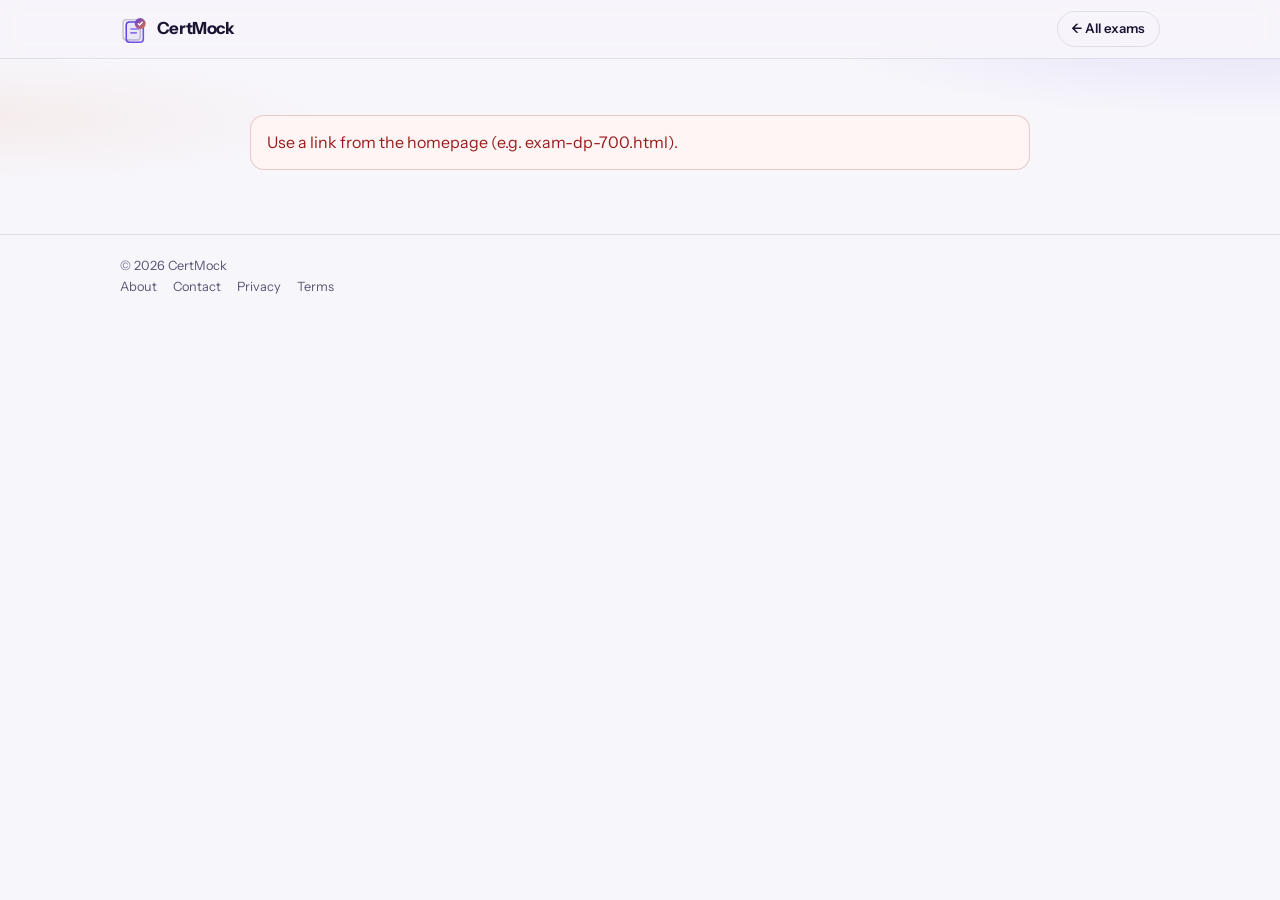
<file: exam.html>
<!DOCTYPE html>
<html lang="en">
<head>
  <meta charset="UTF-8">
  <meta name="viewport" content="width=device-width, initial-scale=1.0">
  <meta name="robots" content="index, follow, max-image-preview:large">
  <meta name="theme-color" content="#5c3ce6">
  <meta name="google-adsense-account" content="ca-pub-2980512167588435">
  <title>Exam · CertMock</title>
  <link rel="icon" href="favicon.svg" type="image/svg+xml">
  <link rel="manifest" href="site.webmanifest">
  <link rel="preconnect" href="https://fonts.googleapis.com">
  <link rel="preconnect" href="https://fonts.gstatic.com" crossorigin>
  <link href="https://fonts.googleapis.com/css2?family=Instrument+Sans:ital,wght@0,400..700;1,400..700&display=swap" rel="stylesheet">
  <link rel="stylesheet" href="styles.css">
  <script async src="https://pagead2.googlesyndication.com/pagead/js/adsbygoogle.js?client=ca-pub-2980512167588435" crossorigin="anonymous"></script>
</head>
<body>
  <a class="skip-link" href="#main">Skip to content</a>

  <header class="site-header">
    <div class="shell header-inner header-inner-split">
      <a class="logo logo-with-mark" href="index.html">
        <span class="logo-mark" aria-hidden="true">
          <svg xmlns="http://www.w3.org/2000/svg" viewBox="0 0 36 36" fill="none" role="presentation">
            <rect x="4" y="6" width="22" height="26" rx="4" stroke="currentColor" stroke-width="2" opacity="0.22"/>
            <rect x="8" y="9" width="22" height="26" rx="4" stroke="url(#exam-lm)" stroke-width="2" fill="rgba(92,60,230,0.08)"/>
            <path d="M14 18h10M14 23h7" stroke="url(#exam-lm)" stroke-width="2" stroke-linecap="round" opacity="0.75"/>
            <circle cx="26" cy="11" r="7" fill="url(#exam-lm2)"/>
            <path d="M23.5 11.2l1.6 1.6 3.4-3.4" stroke="#fff" stroke-width="1.8" stroke-linecap="round" stroke-linejoin="round"/>
            <defs>
              <linearGradient id="exam-lm" x1="8" y1="9" x2="30" y2="35" gradientUnits="userSpaceOnUse">
                <stop stop-color="#5c3ce6"/><stop offset="1" stop-color="#7c55f0"/>
              </linearGradient>
              <linearGradient id="exam-lm2" x1="19" y1="4" x2="33" y2="18" gradientUnits="userSpaceOnUse">
                <stop stop-color="#5c3ce6"/><stop offset="1" stop-color="#e0783a"/>
              </linearGradient>
            </defs>
          </svg>
        </span>
        CertMock
      </a>
      <nav class="header-nav" aria-label="Exam navigation">
        <a class="btn btn-outline btn-sm" href="index.html">&larr; All exams</a>
      </nav>
    </div>
  </header>

  <main id="main" class="main-exam">
    <div class="shell shell-narrow">
      <div id="exam-loading" class="state-banner">Preparing questions…</div>
      <p id="exam-error" class="msg-error" hidden></p>

      <div id="exam-content" hidden>
        <div class="exam-banner-art" aria-hidden="true">
          <svg xmlns="http://www.w3.org/2000/svg" viewBox="0 0 200 72" fill="none" role="presentation">
            <path d="M8 54c18-36 62-54 118-42 38 9 62 34 74 54" stroke="url(#exam-band)" stroke-width="3" stroke-linecap="round" opacity="0.35"/>
            <rect x="24" y="18" width="72" height="44" rx="8" fill="#fff" stroke="url(#exam-band)" stroke-width="2"/>
            <path d="M38 38h44M38 49h28" stroke="rgba(27,21,51,0.15)" stroke-width="3" stroke-linecap="round"/>
            <circle cx="152" cy="36" r="18" fill="url(#exam-dot)"/>
            <path d="M142 37l7 7 13-13" stroke="#fff" stroke-width="3" stroke-linecap="round" stroke-linejoin="round"/>
            <defs>
              <linearGradient id="exam-band" x1="8" y1="18" x2="190" y2="54" gradientUnits="userSpaceOnUse">
                <stop stop-color="#5c3ce6" stop-opacity="0.5"/><stop offset="1" stop-color="#e0783a" stop-opacity="0.45"/>
              </linearGradient>
              <linearGradient id="exam-dot" x1="134" y1="18" x2="170" y2="54" gradientUnits="userSpaceOnUse">
                <stop stop-color="#5c3ce6"/><stop offset="1" stop-color="#7c55f0"/>
              </linearGradient>
            </defs>
          </svg>
        </div>
        <header class="exam-head">
          <p class="eyebrow" id="exam-code"></p>
          <h1 id="exam-title"></h1>
          <p class="exam-stats" id="exam-stats"></p>
        </header>

        <div id="questions-root"></div>

        <!--
          Optional AdSense banner between questions footer (paste after Adsense approval):
          <script async src="https://pagead2.googlesyndication.com/pagead/js/adsbygoogle.js?client=ca-pub-XXXXXXXX" crossorigin="anonymous"></script>
          <div class="ads-slot">
            <ins class="adsbygoogle" style="display:block" data-ad-client="ca-pub-XXXXXXXX" data-ad-slot="YYYYYYYYYY" data-ad-format="horizontal"></ins>
          </div>
          <script>(adsbygoogle = window.adsbygoogle || []).push({});</script>
        -->
      </div>
    </div>
  </main>

  <footer class="site-footer site-footer-simple">
    <div class="shell footer-meta footer-meta-row">
      <p>&copy; <span id="year"></span> CertMock</p>
      <nav class="footer-legal" aria-label="Site">
        <a href="about.html">About</a>
        <a href="contact.html">Contact</a>
        <a href="privacy.html">Privacy</a>
        <a href="terms.html">Terms</a>
      </nav>
    </div>
  </footer>

  <script src="js/exam.js"></script>
</body>
</html>
</file>
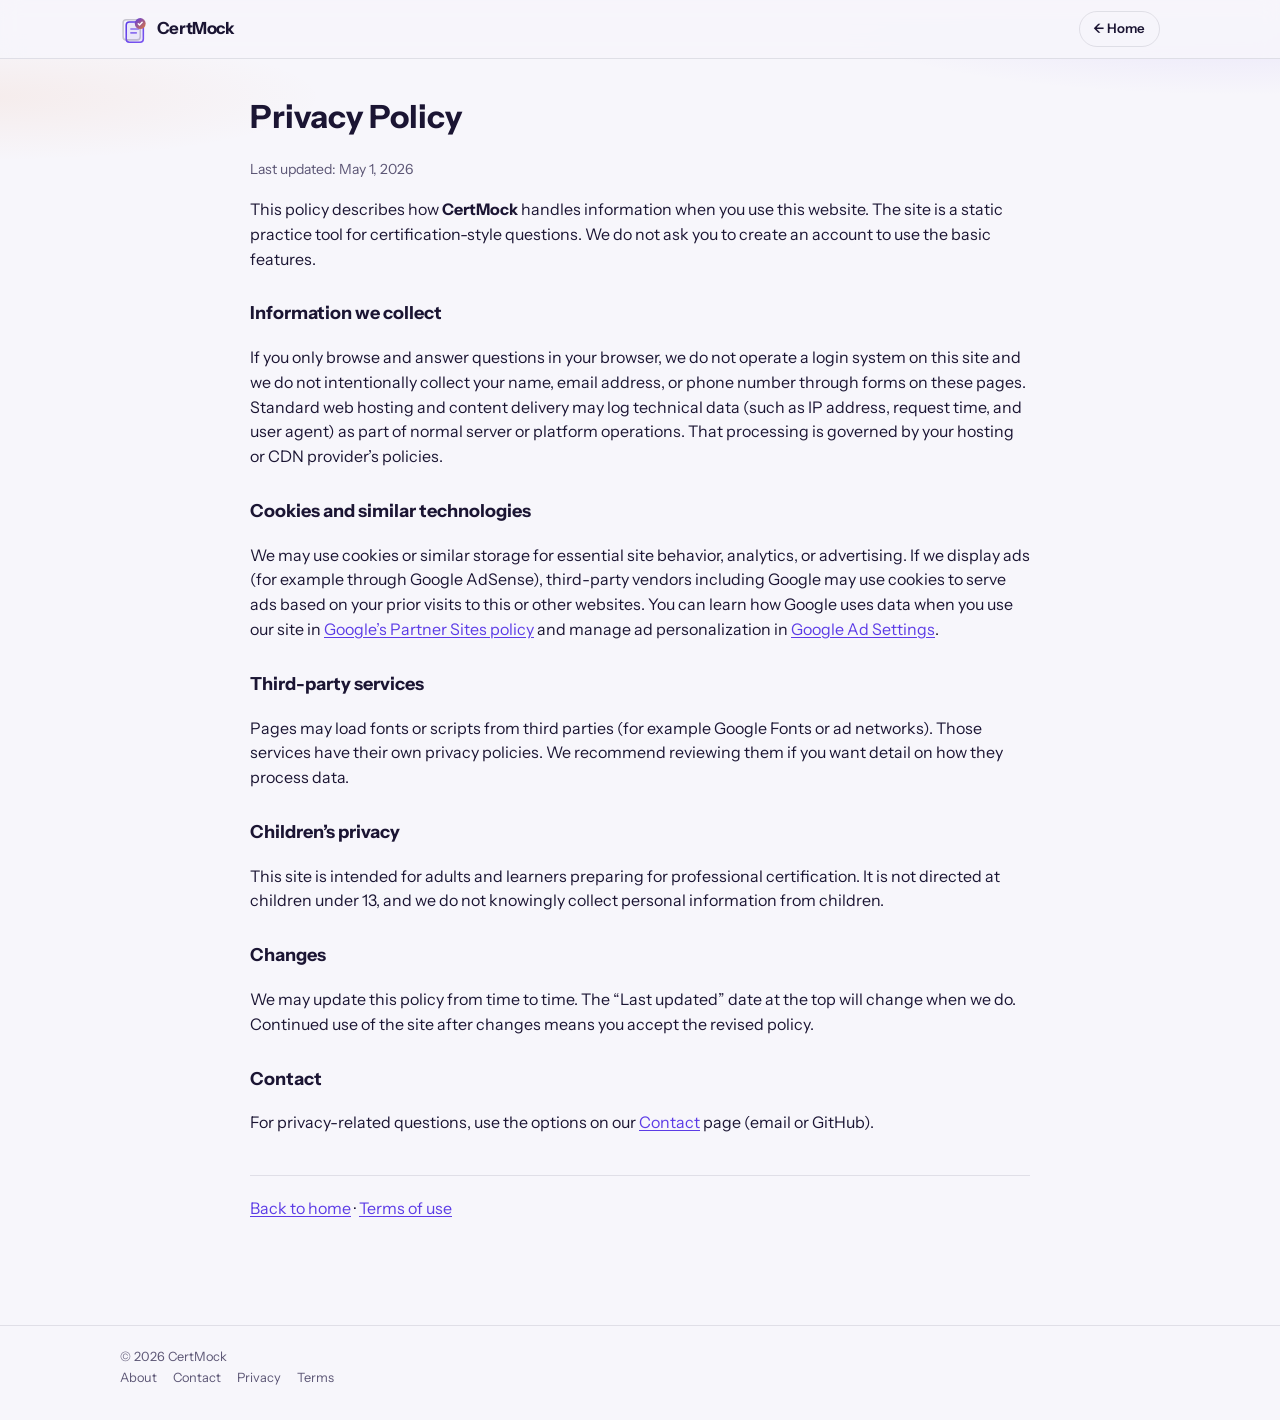
<file: privacy.html>
<!DOCTYPE html>
<html lang="en">
<head>
  <meta charset="UTF-8">
  <meta name="viewport" content="width=device-width, initial-scale=1.0">
  <meta name="robots" content="index, follow">
  <meta name="theme-color" content="#5c3ce6">
  <meta name="google-adsense-account" content="ca-pub-2980512167588435">
  <meta name="description" content="CertMock Privacy Policy: cookies, advertising (e.g. Google AdSense), third-party services, and how we handle data when you use our certification practice site.">
  <link rel="canonical" href="https://certmock.com/privacy.html">
  <title>Privacy Policy · CertMock</title>
  <link rel="icon" href="favicon.svg" type="image/svg+xml">
  <link rel="manifest" href="site.webmanifest">
  <meta property="og:type" content="website">
  <meta property="og:site_name" content="CertMock">
  <meta property="og:url" content="https://certmock.com/privacy.html">
  <meta property="og:title" content="Privacy Policy · CertMock">
  <meta property="og:description" content="How CertMock uses cookies, ads, and handles your data.">
  <meta name="twitter:card" content="summary">
  <meta name="twitter:title" content="Privacy Policy · CertMock">
  <link rel="preconnect" href="https://fonts.googleapis.com">
  <link rel="preconnect" href="https://fonts.gstatic.com" crossorigin>
  <link href="https://fonts.googleapis.com/css2?family=Instrument+Sans:ital,wght@0,400..700;1,400..700&display=swap" rel="stylesheet">
  <link rel="stylesheet" href="styles.css">
  <script async src="https://pagead2.googlesyndication.com/pagead/js/adsbygoogle.js?client=ca-pub-2980512167588435" crossorigin="anonymous"></script>
</head>
<body>
  <a class="skip-link" href="#main">Skip to content</a>

  <header class="site-header">
    <div class="shell header-inner header-inner-split">
      <a class="logo logo-with-mark" href="index.html">
        <span class="logo-mark" aria-hidden="true">
          <svg xmlns="http://www.w3.org/2000/svg" viewBox="0 0 36 36" fill="none" role="presentation">
            <rect x="4" y="6" width="22" height="26" rx="4" stroke="currentColor" stroke-width="2" opacity="0.22"/>
            <rect x="8" y="9" width="22" height="26" rx="4" stroke="url(#pp-lm)" stroke-width="2" fill="rgba(92,60,230,0.08)"/>
            <path d="M14 18h10M14 23h7" stroke="url(#pp-lm)" stroke-width="2" stroke-linecap="round" opacity="0.75"/>
            <circle cx="26" cy="11" r="7" fill="url(#pp-lm2)"/>
            <path d="M23.5 11.2l1.6 1.6 3.4-3.4" stroke="#fff" stroke-width="1.8" stroke-linecap="round" stroke-linejoin="round"/>
            <defs>
              <linearGradient id="pp-lm" x1="8" y1="9" x2="30" y2="35" gradientUnits="userSpaceOnUse">
                <stop stop-color="#5c3ce6"/><stop offset="1" stop-color="#7c55f0"/>
              </linearGradient>
              <linearGradient id="pp-lm2" x1="19" y1="4" x2="33" y2="18" gradientUnits="userSpaceOnUse">
                <stop stop-color="#5c3ce6"/><stop offset="1" stop-color="#e0783a"/>
              </linearGradient>
            </defs>
          </svg>
        </span>
        CertMock
      </a>
      <nav class="header-nav" aria-label="Legal pages">
        <a class="btn btn-outline btn-sm" href="index.html">&larr; Home</a>
      </nav>
    </div>
  </header>

  <main id="main" class="main-exam">
    <div class="shell shell-narrow legal-page">
      <h1>Privacy Policy</h1>
      <p class="legal-updated">Last updated: May 1, 2026</p>

      <p>
        This policy describes how <strong>CertMock</strong> handles information when you use this website.
        The site is a static practice tool for certification-style questions. We do not ask you to create an account to use the basic features.
      </p>

      <h2>Information we collect</h2>
      <p>
        If you only browse and answer questions in your browser, we do not operate a login system on this site and we do not intentionally collect your name, email address, or phone number through forms on these pages.
        Standard web hosting and content delivery may log technical data (such as IP address, request time, and user agent) as part of normal server or platform operations. That processing is governed by your hosting or CDN provider’s policies.
      </p>

      <h2>Cookies and similar technologies</h2>
      <p>
        We may use cookies or similar storage for essential site behavior, analytics, or advertising.
        If we display ads (for example through Google AdSense), third-party vendors including Google may use cookies to serve ads based on your prior visits to this or other websites.
        You can learn how Google uses data when you use our site in <a href="https://policies.google.com/technologies/partner-sites" rel="noopener noreferrer" target="_blank">Google’s Partner Sites policy</a> and manage ad personalization in <a href="https://adssettings.google.com/" rel="noopener noreferrer" target="_blank">Google Ad Settings</a>.
      </p>

      <h2>Third-party services</h2>
      <p>
        Pages may load fonts or scripts from third parties (for example Google Fonts or ad networks). Those services have their own privacy policies. We recommend reviewing them if you want detail on how they process data.
      </p>

      <h2>Children’s privacy</h2>
      <p>
        This site is intended for adults and learners preparing for professional certification. It is not directed at children under 13, and we do not knowingly collect personal information from children.
      </p>

      <h2>Changes</h2>
      <p>
        We may update this policy from time to time. The “Last updated” date at the top will change when we do. Continued use of the site after changes means you accept the revised policy.
      </p>

      <h2>Contact</h2>
      <p>
        For privacy-related questions, use the options on our <a href="contact.html">Contact</a> page (email or GitHub).
      </p>

      <p class="legal-back"><a href="index.html">Back to home</a> · <a href="terms.html">Terms of use</a></p>
    </div>
  </main>

  <footer class="site-footer site-footer-simple">
    <div class="shell footer-meta footer-meta-row">
      <p>&copy; <span id="year"></span> CertMock</p>
      <nav class="footer-legal" aria-label="Site">
        <a href="about.html">About</a>
        <a href="contact.html">Contact</a>
        <a href="privacy.html">Privacy</a>
        <a href="terms.html">Terms</a>
      </nav>
    </div>
  </footer>

  <script>
    document.getElementById("year").textContent = String(new Date().getFullYear());
  </script>
</body>
</html>
</file>
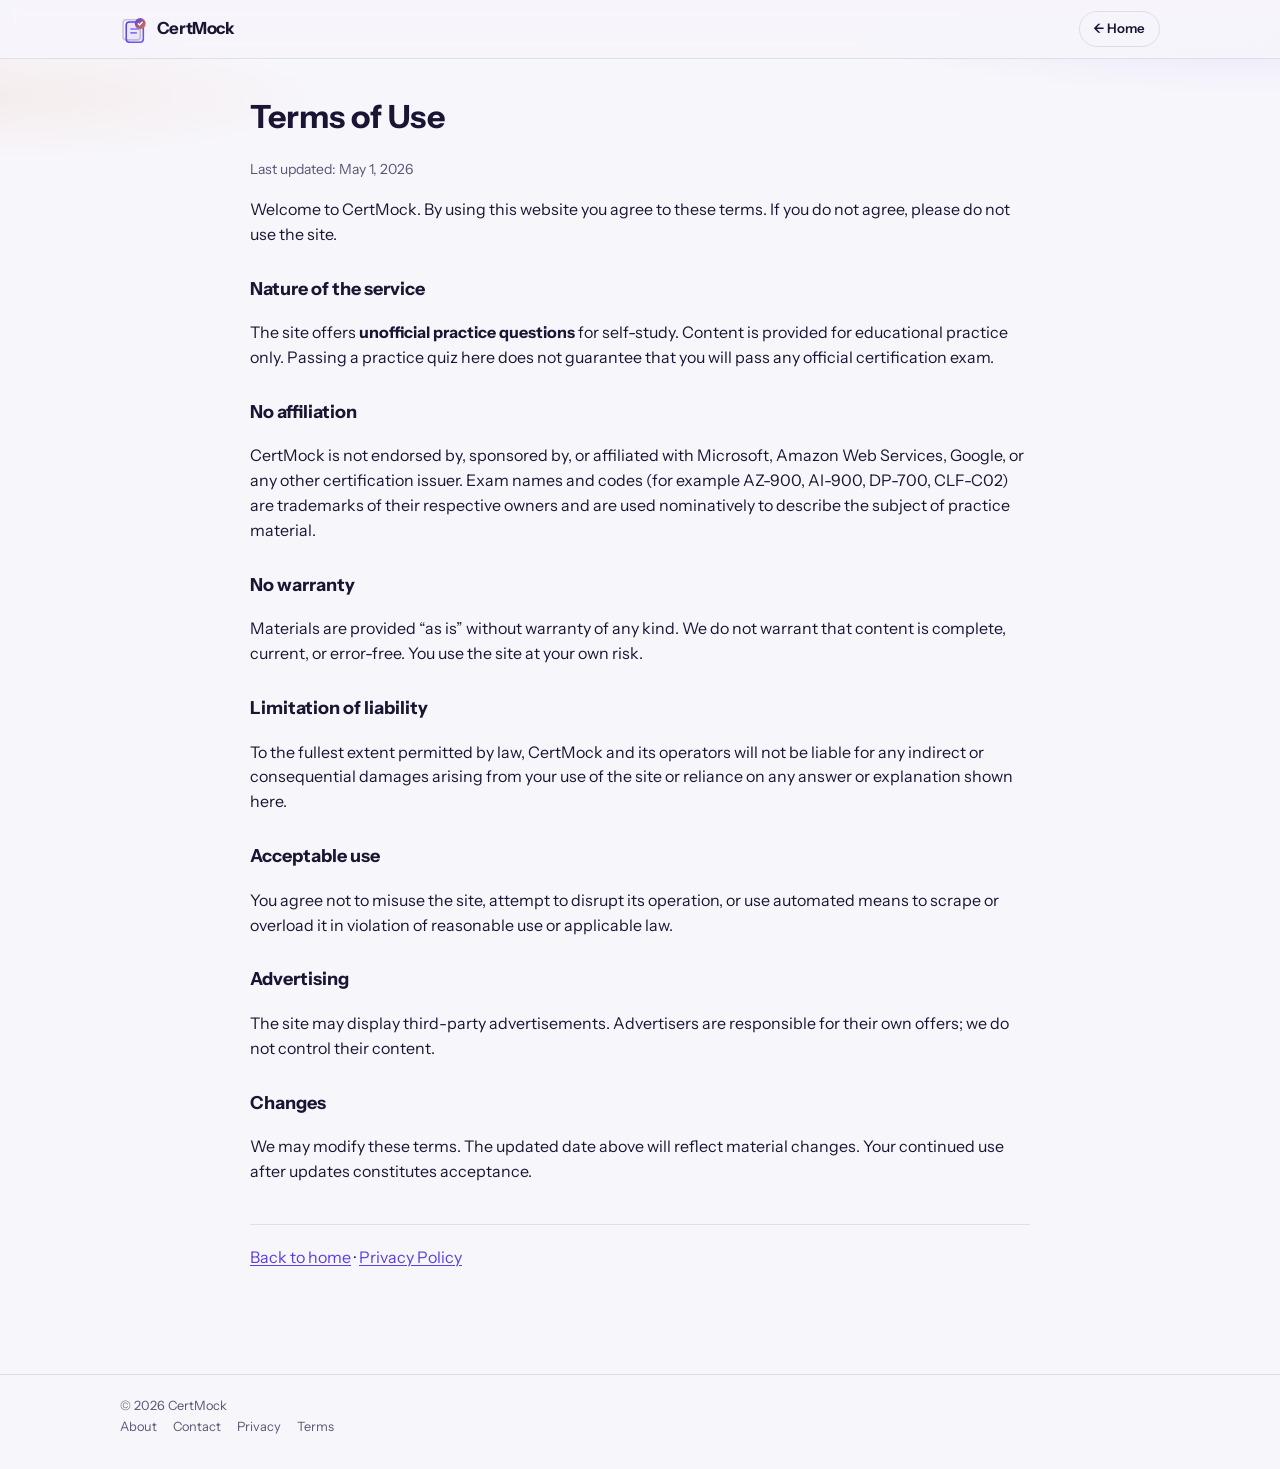
<file: terms.html>
<!DOCTYPE html>
<html lang="en">
<head>
  <meta charset="UTF-8">
  <meta name="viewport" content="width=device-width, initial-scale=1.0">
  <meta name="robots" content="index, follow">
  <meta name="theme-color" content="#5c3ce6">
  <meta name="google-adsense-account" content="ca-pub-2980512167588435">
  <meta name="description" content="CertMock Terms of Use: unofficial practice content disclaimer, trademark notices (Microsoft, AWS), no warranty, and acceptable use of the certification practice website.">
  <link rel="canonical" href="https://certmock.com/terms.html">
  <title>Terms of Use · CertMock</title>
  <link rel="icon" href="favicon.svg" type="image/svg+xml">
  <link rel="manifest" href="site.webmanifest">
  <meta property="og:type" content="website">
  <meta property="og:site_name" content="CertMock">
  <meta property="og:url" content="https://certmock.com/terms.html">
  <meta property="og:title" content="Terms of Use · CertMock">
  <meta property="og:description" content="Terms, disclaimers, and acceptable use for CertMock.">
  <meta name="twitter:card" content="summary">
  <meta name="twitter:title" content="Terms of Use · CertMock">
  <link rel="preconnect" href="https://fonts.googleapis.com">
  <link rel="preconnect" href="https://fonts.gstatic.com" crossorigin>
  <link href="https://fonts.googleapis.com/css2?family=Instrument+Sans:ital,wght@0,400..700;1,400..700&display=swap" rel="stylesheet">
  <link rel="stylesheet" href="styles.css">
  <script async src="https://pagead2.googlesyndication.com/pagead/js/adsbygoogle.js?client=ca-pub-2980512167588435" crossorigin="anonymous"></script>
</head>
<body>
  <a class="skip-link" href="#main">Skip to content</a>

  <header class="site-header">
    <div class="shell header-inner header-inner-split">
      <a class="logo logo-with-mark" href="index.html">
        <span class="logo-mark" aria-hidden="true">
          <svg xmlns="http://www.w3.org/2000/svg" viewBox="0 0 36 36" fill="none" role="presentation">
            <rect x="4" y="6" width="22" height="26" rx="4" stroke="currentColor" stroke-width="2" opacity="0.22"/>
            <rect x="8" y="9" width="22" height="26" rx="4" stroke="url(#to-lm)" stroke-width="2" fill="rgba(92,60,230,0.08)"/>
            <path d="M14 18h10M14 23h7" stroke="url(#to-lm)" stroke-width="2" stroke-linecap="round" opacity="0.75"/>
            <circle cx="26" cy="11" r="7" fill="url(#to-lm2)"/>
            <path d="M23.5 11.2l1.6 1.6 3.4-3.4" stroke="#fff" stroke-width="1.8" stroke-linecap="round" stroke-linejoin="round"/>
            <defs>
              <linearGradient id="to-lm" x1="8" y1="9" x2="30" y2="35" gradientUnits="userSpaceOnUse">
                <stop stop-color="#5c3ce6"/><stop offset="1" stop-color="#7c55f0"/>
              </linearGradient>
              <linearGradient id="to-lm2" x1="19" y1="4" x2="33" y2="18" gradientUnits="userSpaceOnUse">
                <stop stop-color="#5c3ce6"/><stop offset="1" stop-color="#e0783a"/>
              </linearGradient>
            </defs>
          </svg>
        </span>
        CertMock
      </a>
      <nav class="header-nav" aria-label="Legal pages">
        <a class="btn btn-outline btn-sm" href="index.html">&larr; Home</a>
      </nav>
    </div>
  </header>

  <main id="main" class="main-exam">
    <div class="shell shell-narrow legal-page">
      <h1>Terms of Use</h1>
      <p class="legal-updated">Last updated: May 1, 2026</p>

      <p>
        Welcome to CertMock. By using this website you agree to these terms. If you do not agree, please do not use the site.
      </p>

      <h2>Nature of the service</h2>
      <p>
        The site offers <strong>unofficial practice questions</strong> for self-study. Content is provided for educational practice only.
        Passing a practice quiz here does not guarantee that you will pass any official certification exam.
      </p>

      <h2>No affiliation</h2>
      <p>
        CertMock is not endorsed by, sponsored by, or affiliated with Microsoft, Amazon Web Services, Google, or any other certification issuer.
        Exam names and codes (for example AZ-900, AI-900, DP-700, CLF-C02) are trademarks of their respective owners and are used nominatively to describe the subject of practice material.
      </p>

      <h2>No warranty</h2>
      <p>
        Materials are provided “as is” without warranty of any kind. We do not warrant that content is complete, current, or error-free.
        You use the site at your own risk.
      </p>

      <h2>Limitation of liability</h2>
      <p>
        To the fullest extent permitted by law, CertMock and its operators will not be liable for any indirect or consequential damages arising from your use of the site or reliance on any answer or explanation shown here.
      </p>

      <h2>Acceptable use</h2>
      <p>
        You agree not to misuse the site, attempt to disrupt its operation, or use automated means to scrape or overload it in violation of reasonable use or applicable law.
      </p>

      <h2>Advertising</h2>
      <p>
        The site may display third-party advertisements. Advertisers are responsible for their own offers; we do not control their content.
      </p>

      <h2>Changes</h2>
      <p>
        We may modify these terms. The updated date above will reflect material changes. Your continued use after updates constitutes acceptance.
      </p>

      <p class="legal-back"><a href="index.html">Back to home</a> · <a href="privacy.html">Privacy Policy</a></p>
    </div>
  </main>

  <footer class="site-footer site-footer-simple">
    <div class="shell footer-meta footer-meta-row">
      <p>&copy; <span id="year"></span> CertMock</p>
      <nav class="footer-legal" aria-label="Site">
        <a href="about.html">About</a>
        <a href="contact.html">Contact</a>
        <a href="privacy.html">Privacy</a>
        <a href="terms.html">Terms</a>
      </nav>
    </div>
  </footer>

  <script>
    document.getElementById("year").textContent = String(new Date().getFullYear());
  </script>
</body>
</html>
</file>
<file: styles.css>
/* CertMock — homepage + exam questions */
:root {
  --bg: #f7f6fb;
  --surface: #ffffff;
  --text: #1b1533;
  --muted: #5c5675;
  --border: rgba(27, 21, 51, 0.1);
  --accent: #5c3ce6;
  --accent-hover: #4a2fd1;
  --accent-soft: rgba(92, 60, 230, 0.12);
  --accent-warm: #e0783a;
  --accent-warm-hover: #c9662e;
  --success-bg: rgba(46, 160, 97, 0.12);
  --success-text: #1f6b45;
  --shadow: 0 10px 40px rgba(27, 21, 51, 0.08);
  --radius: 14px;
  --font: "Instrument Sans", system-ui, sans-serif;
  --shell: min(1040px, calc(100% - 2rem));
}

*,
*::before,
*::after {
  box-sizing: border-box;
}

html {
  scroll-behavior: smooth;
}

body {
  margin: 0;
  font-family: var(--font);
  font-size: 1rem;
  line-height: 1.65;
  color: var(--text);
  background: var(--bg);
  -webkit-font-smoothing: antialiased;
}

.sr-only {
  position: absolute;
  width: 1px;
  height: 1px;
  padding: 0;
  margin: -1px;
  overflow: hidden;
  clip: rect(0, 0, 0, 0);
  white-space: nowrap;
  border: 0;
}

.skip-link {
  position: absolute;
  left: -9999px;
  top: auto;
  z-index: 100;
}

.skip-link:focus {
  left: 1rem;
  top: 1rem;
  padding: 0.5rem 1rem;
  background: var(--accent);
  color: #fff;
  border-radius: 10px;
}

a {
  color: inherit;
}

.shell {
  width: var(--shell);
  margin-inline: auto;
}

.shell-narrow {
  width: min(780px, var(--shell));
}

/* Header */
.site-header {
  position: sticky;
  top: 0;
  z-index: 40;
  background: rgba(247, 246, 251, 0.9);
  backdrop-filter: blur(10px);
  border-bottom: 1px solid var(--border);
}

.header-inner {
  display: flex;
  align-items: center;
  justify-content: space-between;
  gap: 1rem;
  min-height: 3.6rem;
}

.header-inner-split .header-nav {
  display: flex;
  align-items: center;
  gap: 0.75rem;
}

a.header-nav-link {
  font-size: 0.9rem;
  font-weight: 600;
  color: rgba(27, 21, 51, 0.55);
  text-decoration: none;
}

a.header-nav-link:hover {
  color: var(--accent);
}

.logo {
  font-weight: 700;
  font-size: 1.05rem;
  letter-spacing: -0.025em;
  text-decoration: none;
  color: var(--text);
}

.logo:hover {
  color: var(--accent);
}

/* Buttons */
.btn {
  display: inline-flex;
  align-items: center;
  justify-content: center;
  padding: 0.55rem 1.05rem;
  font-family: inherit;
  font-size: 0.9rem;
  font-weight: 600;
  text-decoration: none;
  border-radius: 999px;
  border: 1px solid transparent;
  cursor: pointer;
  transition:
    background 0.15s,
    border-color 0.15s,
    color 0.15s,
    transform 0.08s;
}

.btn:active {
  transform: translateY(1px);
}

.btn-primary {
  background: linear-gradient(135deg, var(--accent) 0%, #7c55f0 100%);
  color: #fff;
  box-shadow: 0 4px 14px rgba(92, 60, 230, 0.35);
}

.btn-primary:hover {
  background: var(--accent-hover);
}

.btn-outline {
  background: transparent;
  color: var(--text);
  border-color: var(--border);
}

.btn-outline:hover {
  border-color: var(--accent-soft);
  background: var(--accent-soft);
  color: var(--accent);
}

.btn-secondary {
  background: transparent;
  color: var(--accent-warm);
  border: 2px solid rgba(224, 120, 58, 0.45);
}

.btn-secondary:hover {
  border-color: var(--accent-warm);
  background: rgba(224, 120, 58, 0.08);
}

.btn-secondary.is-open {
  background: rgba(224, 120, 58, 0.12);
}

.btn-sm {
  padding: 0.4rem 0.85rem;
  font-size: 0.825rem;
}

/* Brand / decorative graphics */
@keyframes brand-float-soft {
  0%,
  100% {
    transform: translateY(0);
  }
  50% {
    transform: translateY(-5px);
  }
}

.logo-with-mark {
  display: inline-flex;
  align-items: center;
  gap: 0.55rem;
}

.logo-mark {
  display: flex;
  align-items: center;
  justify-content: center;
  flex-shrink: 0;
}

.logo-mark svg {
  width: 1.75rem;
  height: 1.75rem;
  display: block;
}

.hero-compact-inner {
  display: grid;
  gap: 1.75rem;
  align-items: center;
}

@media (min-width: 820px) {
  .hero-compact-inner {
    grid-template-columns: minmax(0, 1fr) minmax(180px, 260px);
  }
}

.hero-illustration {
  justify-self: center;
  animation: brand-float-soft 7s ease-in-out infinite;
}

.hero-illustration svg {
  width: min(260px, 100%);
  height: auto;
  display: block;
  filter: drop-shadow(0 14px 28px rgba(92, 60, 230, 0.14));
}

@media (prefers-reduced-motion: reduce) {
  .hero-illustration {
    animation: none;
  }
}

/* Home */
.main-home {
  position: relative;
  isolation: isolate;
  padding: 2.25rem 0 3.5rem;
}

.main-home::before {
  content: "";
  position: absolute;
  inset: -5% -8% auto -8%;
  height: clamp(340px, 52vh, 480px);
  background:
    radial-gradient(ellipse 70% 60% at 88% -5%, rgba(92, 60, 230, 0.14), transparent 58%),
    radial-gradient(ellipse 55% 45% at 6% 15%, rgba(224, 120, 58, 0.1), transparent 52%),
    radial-gradient(circle at 52% 30%, rgba(92, 60, 230, 0.05), transparent 45%);
  pointer-events: none;
  z-index: 0;
}

.main-home .shell {
  position: relative;
  z-index: 1;
}

.hero-compact {
  position: relative;
}

.hero-compact h1 {
  margin: 0 0 0.5rem;
  font-size: clamp(1.85rem, 4vw, 2.5rem);
  font-weight: 700;
  letter-spacing: -0.03em;
}

.lead {
  margin: 0 0 1.5rem;
  max-width: 34rem;
  color: var(--muted);
  font-size: 1.05rem;
}

.search-wrap {
  position: relative;
  max-width: 32rem;
}

.search-icon {
  position: absolute;
  left: 1rem;
  top: 50%;
  transform: translateY(-50%);
  color: var(--muted);
  pointer-events: none;
}

.search-input {
  width: 100%;
  padding: 0.85rem 1rem 0.85rem 2.75rem;
  font: inherit;
  font-size: 1rem;
  border: 1px solid var(--border);
  border-radius: var(--radius);
  background: var(--surface);
  box-shadow: var(--shadow);
  outline: none;
}

.search-input:focus {
  border-color: rgba(92, 60, 230, 0.45);
  box-shadow: 0 0 0 3px var(--accent-soft);
}

.meta-count {
  margin: 0.65rem 0 0;
  font-size: 0.875rem;
  color: var(--muted);
}

.exam-section {
  margin-top: 2.5rem;
}

.section-label {
  margin: 0 0 1rem;
  font-size: 0.75rem;
  font-weight: 700;
  text-transform: uppercase;
  letter-spacing: 0.12em;
  color: var(--muted);
}

.coming-soon-note {
  margin: 2.5rem 0 0;
  padding: 1rem 1.25rem;
  text-align: center;
  font-size: 0.9rem;
  line-height: 1.45;
  color: var(--muted);
  border: 1px dashed rgba(27, 21, 51, 0.12);
  border-radius: var(--radius);
  background: var(--accent-soft);
}

.exam-grid {
  display: grid;
  gap: 1rem;
  grid-template-columns: 1fr;
}

@media (min-width: 560px) {
  .exam-grid {
    grid-template-columns: repeat(2, minmax(0, 1fr));
  }
}

@media (min-width: 900px) {
  .exam-grid {
    grid-template-columns: repeat(3, minmax(0, 1fr));
  }
}

.exam-card {
  display: flex;
  flex-direction: column;
  padding: 1.25rem;
  border-radius: var(--radius);
  background: var(--surface);
  border: 1px solid var(--border);
  box-shadow: 0 2px 12px rgba(27, 21, 51, 0.04);
  transition:
    box-shadow 0.2s,
    border-color 0.2s;
}

.exam-card:hover {
  border-color: rgba(92, 60, 230, 0.25);
  box-shadow: var(--shadow);
}

.exam-card-top {
  display: flex;
  align-items: center;
  justify-content: space-between;
  margin-bottom: 0.65rem;
}

.exam-chip {
  position: relative;
  display: inline-block;
  font-size: 0.75rem;
  font-weight: 700;
  letter-spacing: 0.06em;
  color: var(--accent);
  background: linear-gradient(135deg, var(--accent-soft), rgba(224, 120, 58, 0.1));
  padding: 0.2rem 0.55rem;
  border-radius: 999px;
}

.exam-chip-muted {
  color: var(--muted);
  background: rgba(27, 21, 51, 0.08);
}

.btn-disabled {
  opacity: 0.6;
  cursor: not-allowed;
  pointer-events: none;
  box-shadow: none;
}

.exam-card-title {
  margin: 0 0 0.5rem;
  font-size: 1.06rem;
  font-weight: 700;
}

.exam-card-blurb {
  margin: 0;
  flex: 1;
  font-size: 0.9rem;
  color: var(--muted);
}

.exam-card-actions {
  margin-top: 1.25rem;
}

.msg-error {
  margin-top: 1.5rem;
  padding: 0.85rem 1rem;
  border-radius: var(--radius);
  background: #fff5f5;
  color: #9b1c1c;
  border: 1px solid rgba(155, 28, 28, 0.2);
}

.msg-error p {
  margin: 0 0 0.65rem;
}

.msg-error p:last-child {
  margin-bottom: 0;
}

.msg-error a {
  color: var(--accent);
  font-weight: 600;
}

.code-hint {
  margin: 0.5rem 0 0.75rem;
  padding: 0.75rem 1rem;
  font-size: 0.85rem;
  line-height: 1.45;
  background: rgba(27, 21, 51, 0.06);
  border: 1px solid var(--border);
  border-radius: 10px;
  overflow-x: auto;
  color: var(--text);
}

.empty-hint {
  margin: 0.75rem 0 0;
  font-size: 0.925rem;
  color: var(--muted);
}

/* Exam page */
.main-exam {
  position: relative;
  isolation: isolate;
  padding: 2rem 0 3rem;
}

.main-exam::before {
  content: "";
  position: absolute;
  inset: -2% -6% auto -6%;
  height: clamp(220px, 36vh, 320px);
  background:
    radial-gradient(ellipse 55% 50% at 92% -8%, rgba(92, 60, 230, 0.11), transparent 55%),
    radial-gradient(ellipse 48% 40% at 4% 20%, rgba(224, 120, 58, 0.08), transparent 50%);
  pointer-events: none;
  z-index: 0;
}

.main-exam .shell-narrow {
  position: relative;
  z-index: 1;
}

.exam-banner-art {
  margin: 0 auto 1.25rem;
  max-width: 11rem;
  opacity: 0.92;
}

.exam-banner-art svg {
  width: 100%;
  height: auto;
  display: block;
}

.state-banner {
  padding: 1rem 0;
  color: var(--muted);
}

.exam-head .eyebrow {
  margin: 0;
  font-size: 0.8rem;
  font-weight: 700;
  text-transform: uppercase;
  letter-spacing: 0.1em;
  color: var(--accent);
}

.exam-head h1 {
  margin: 0.35rem 0 0;
  font-size: clamp(1.55rem, 3vw, 2rem);
  font-weight: 700;
  letter-spacing: -0.02em;
}

.exam-stats {
  margin: 0.35rem 0 0;
  font-size: 0.875rem;
  color: var(--muted);
}

#questions-root {
  margin-top: 2rem;
  display: flex;
  flex-direction: column;
  gap: 1.5rem;
}

.coming-soon-banner {
  padding: 1.25rem;
  border-radius: var(--radius);
  border: 1px dashed rgba(27, 21, 51, 0.22);
  background: rgba(92, 60, 230, 0.06);
}

.coming-soon-banner h2 {
  margin: 0 0 0.35rem;
  font-size: 1.1rem;
}

.coming-soon-banner p {
  margin: 0;
  color: var(--muted);
}

.q-card {
  padding: 1.35rem;
  border-radius: var(--radius);
  border: 1px solid var(--border);
  background: var(--surface);
  box-shadow: 0 2px 10px rgba(27, 21, 51, 0.04);
}

.q-card-head {
  margin-bottom: 0.85rem;
}

.q-num {
  font-size: 0.72rem;
  font-weight: 700;
  text-transform: uppercase;
  letter-spacing: 0.1em;
  color: var(--muted);
}

.q-prompt {
  margin: 0 0 1rem;
  font-size: 1.02rem;
  font-weight: 600;
  line-height: 1.5;
}

.q-media {
  margin: 0 0 1rem;
  display: grid;
  gap: 0.75rem;
}

.q-figure {
  margin: 0;
  border-radius: calc(var(--radius) - 2px);
  border: 1px solid rgba(27, 21, 51, 0.12);
  background: rgba(27, 21, 51, 0.02);
  overflow: hidden;
}

.q-img {
  display: block;
  width: 100%;
  height: auto;
}

.q-caption {
  padding: 0.6rem 0.85rem;
  font-size: 0.875rem;
  color: var(--muted);
  border-top: 1px solid rgba(27, 21, 51, 0.08);
  background: rgba(255, 255, 255, 0.75);
}

.q-options {
  margin: 0 0 1rem;
  padding: 0;
  list-style: none;
}

.q-option {
  display: flex;
  gap: 0.55rem;
  align-items: flex-start;
  padding: 0.45rem 0;
  border-top: 1px solid rgba(27, 21, 51, 0.06);
}

.q-option:first-of-type {
  border-top: 0;
  padding-top: 0;
}

.opt-letter {
  flex: 0 0 auto;
  font-weight: 700;
  color: var(--accent);
}

.opt-text {
  color: var(--text);
  font-size: 0.95rem;
}

.answer-wrap {
  margin-bottom: 0.85rem;
}

.answer-inner {
  padding: 0.85rem 1rem;
  border-radius: calc(var(--radius) - 2px);
  background: var(--success-bg);
  border: 1px solid rgba(31, 107, 69, 0.2);
  color: var(--text);
}

.answer-line strong {
  color: var(--success-text);
}

.answer-explain {
  margin: 0.5rem 0 0;
  font-size: 0.925rem;
  color: var(--text);
}

/* Footer */
.site-footer-simple {
  border-top: 1px solid var(--border);
  padding: 1.25rem 0 2rem;
}

.footer-meta p {
  margin: 0;
  font-size: 0.8rem;
  color: var(--muted);
}

.footer-meta-row .shell {
  display: flex;
  flex-wrap: wrap;
  align-items: center;
  justify-content: center;
  gap: 0.75rem 1.5rem;
}

.footer-legal {
  display: flex;
  gap: 1rem;
  font-size: 0.8rem;
}

.footer-legal a {
  color: var(--muted);
  text-decoration: none;
}

.footer-legal a:hover {
  color: var(--text);
  text-decoration: underline;
}

/* Static legal pages */
.legal-page {
  padding-bottom: 2.5rem;
}

.legal-page h1 {
  margin-top: 0;
}

.legal-page h2 {
  margin-top: 1.75rem;
  font-size: 1.125rem;
}

.legal-page p,
.legal-page li {
  line-height: 1.55;
}

.legal-updated {
  color: var(--muted);
  font-size: 0.875rem;
  margin-top: -0.35rem;
}

.legal-page a:not(.btn) {
  color: var(--accent);
  text-decoration: underline;
  text-underline-offset: 2px;
}

.legal-back {
  margin-top: 2.5rem;
  padding-top: 1.25rem;
  border-top: 1px solid var(--border);
}

/* Empty slot reserved when you uncomment AdSense <ins> blocks */
.ads-slot {
  min-height: 90px;
  margin-top: 2rem;
}
</file>
